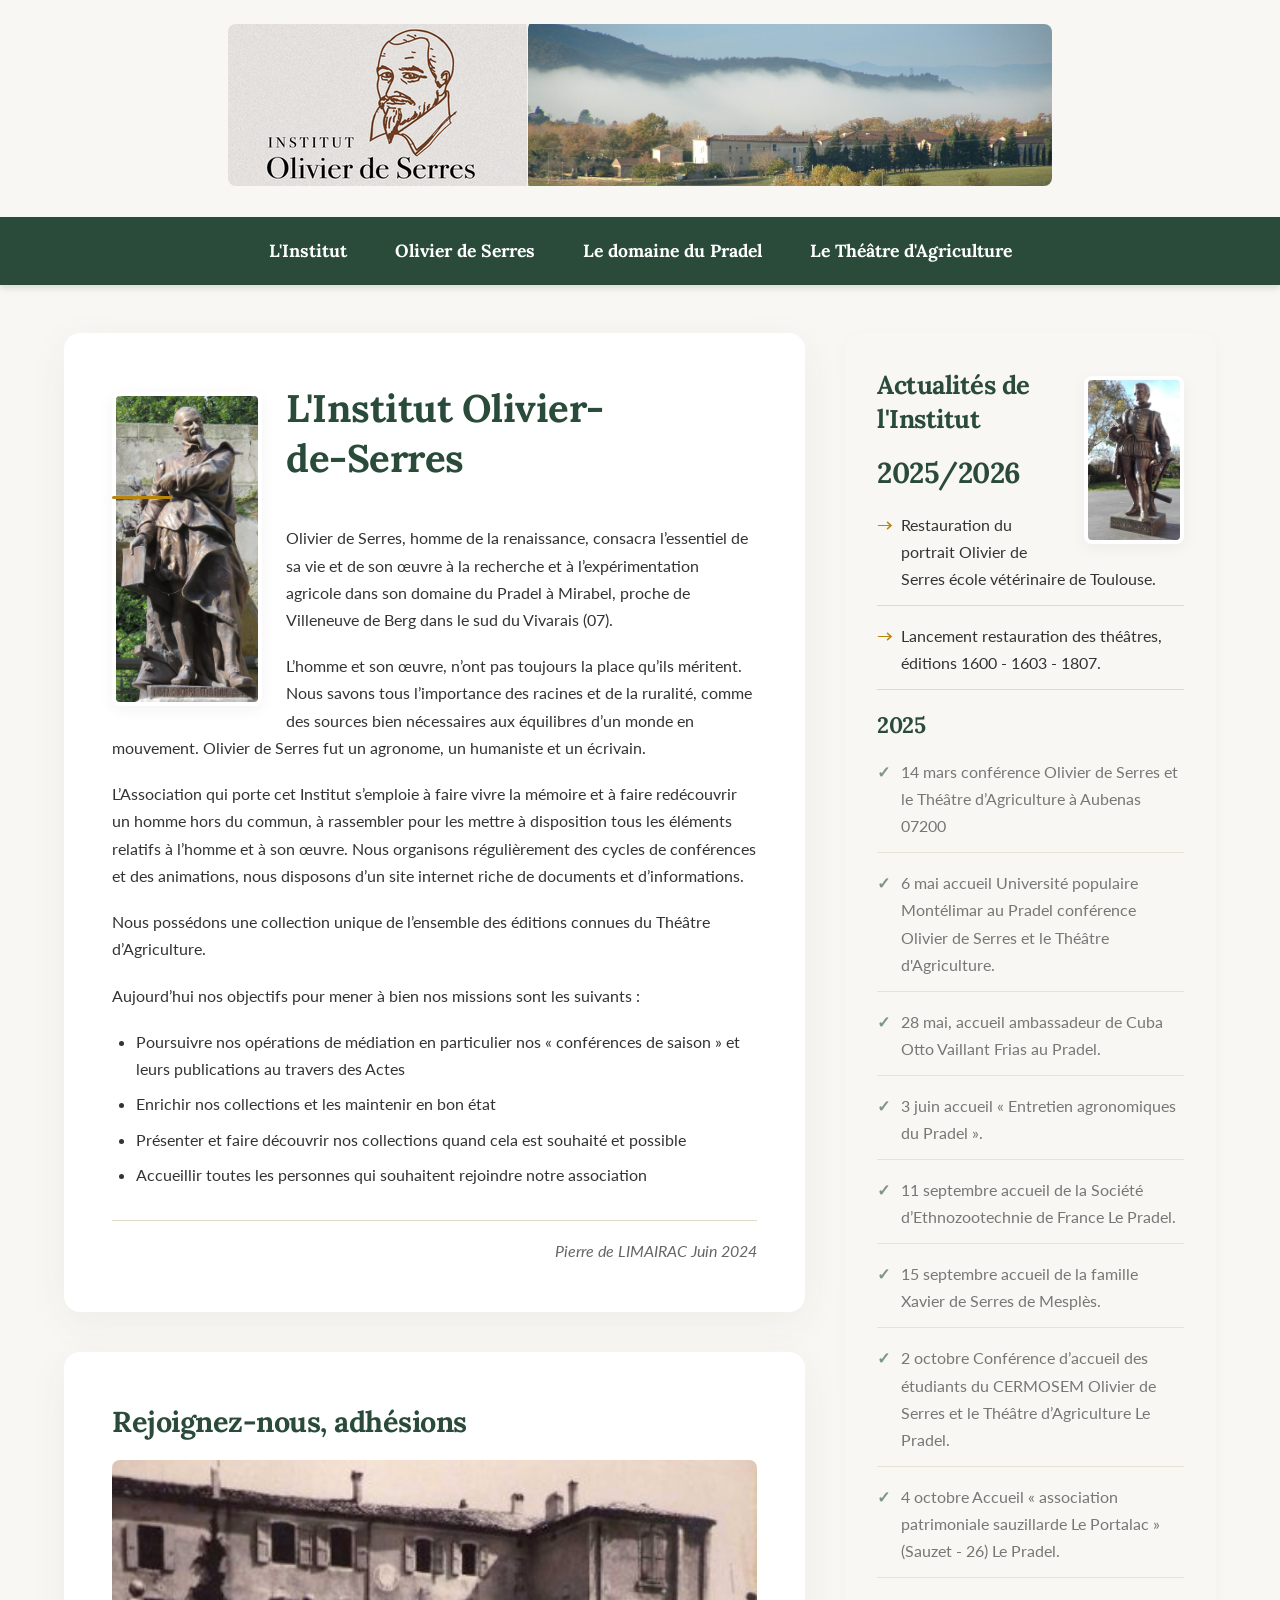
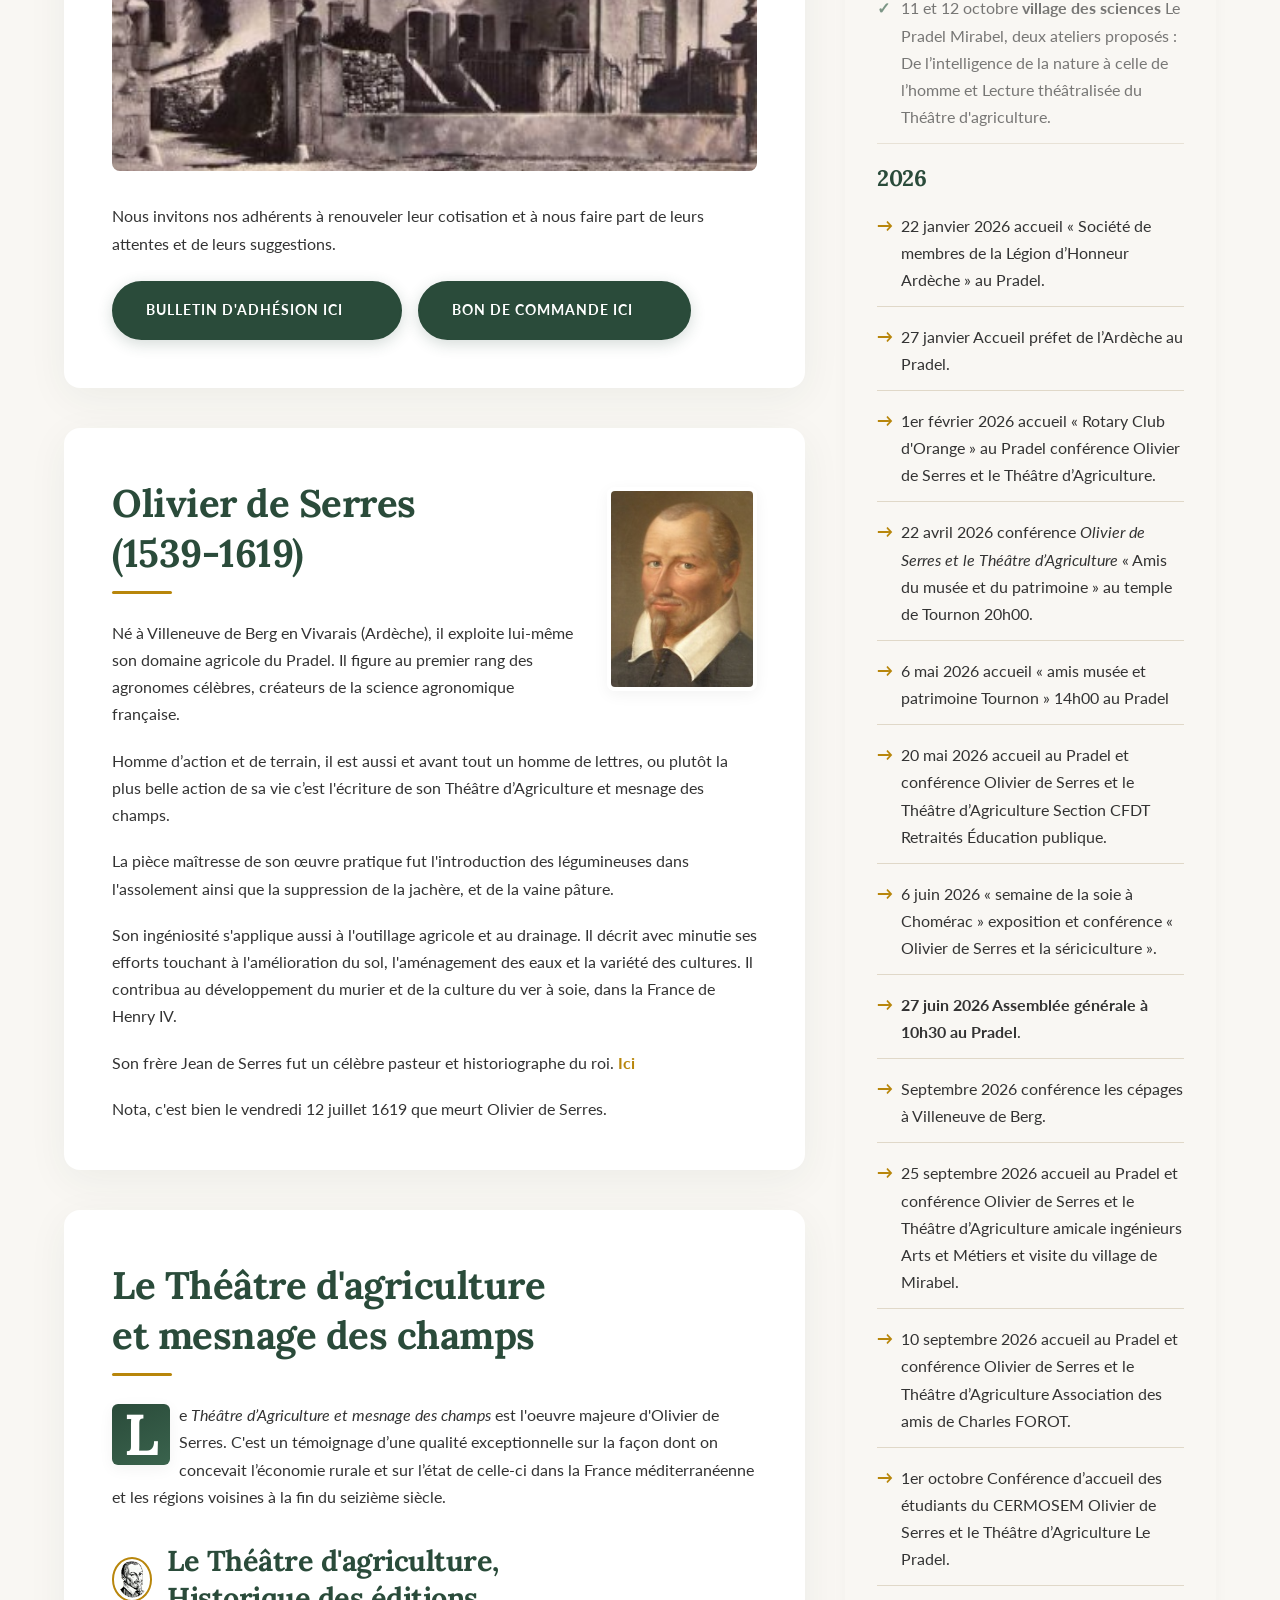
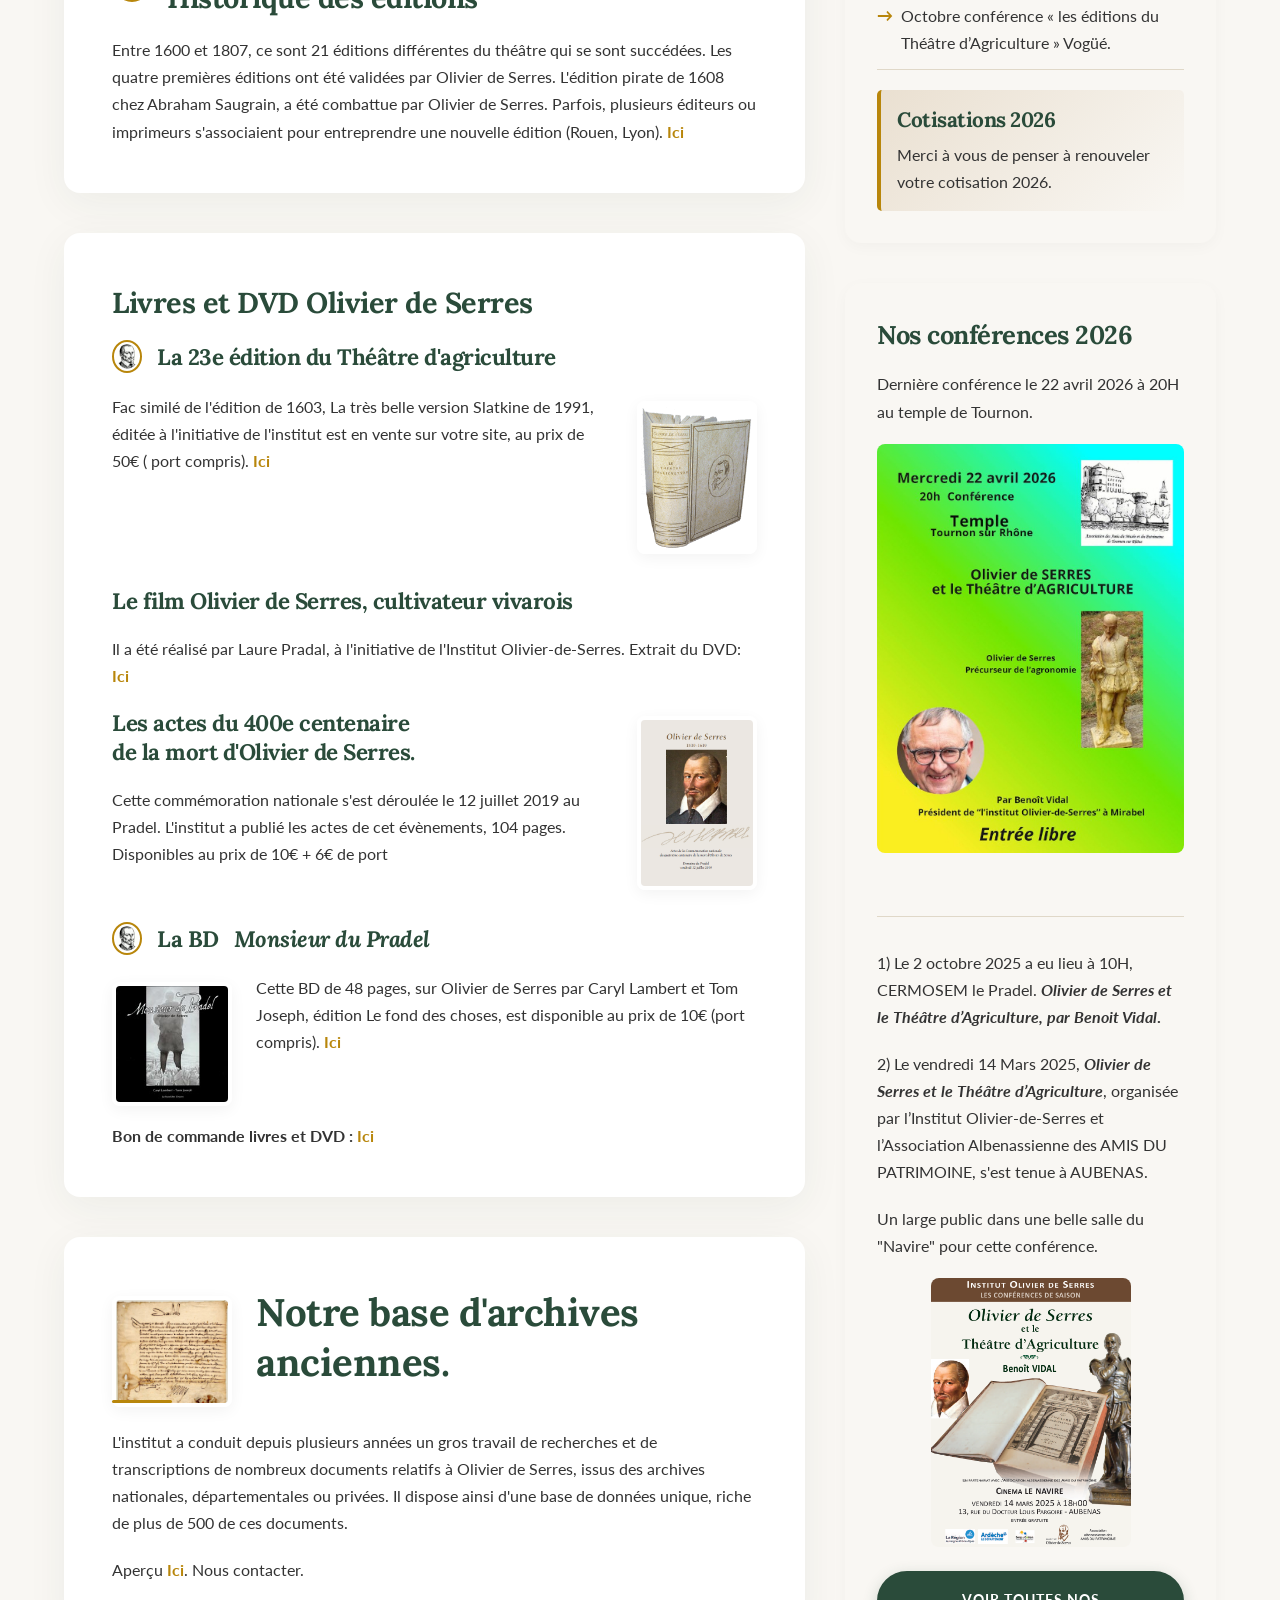
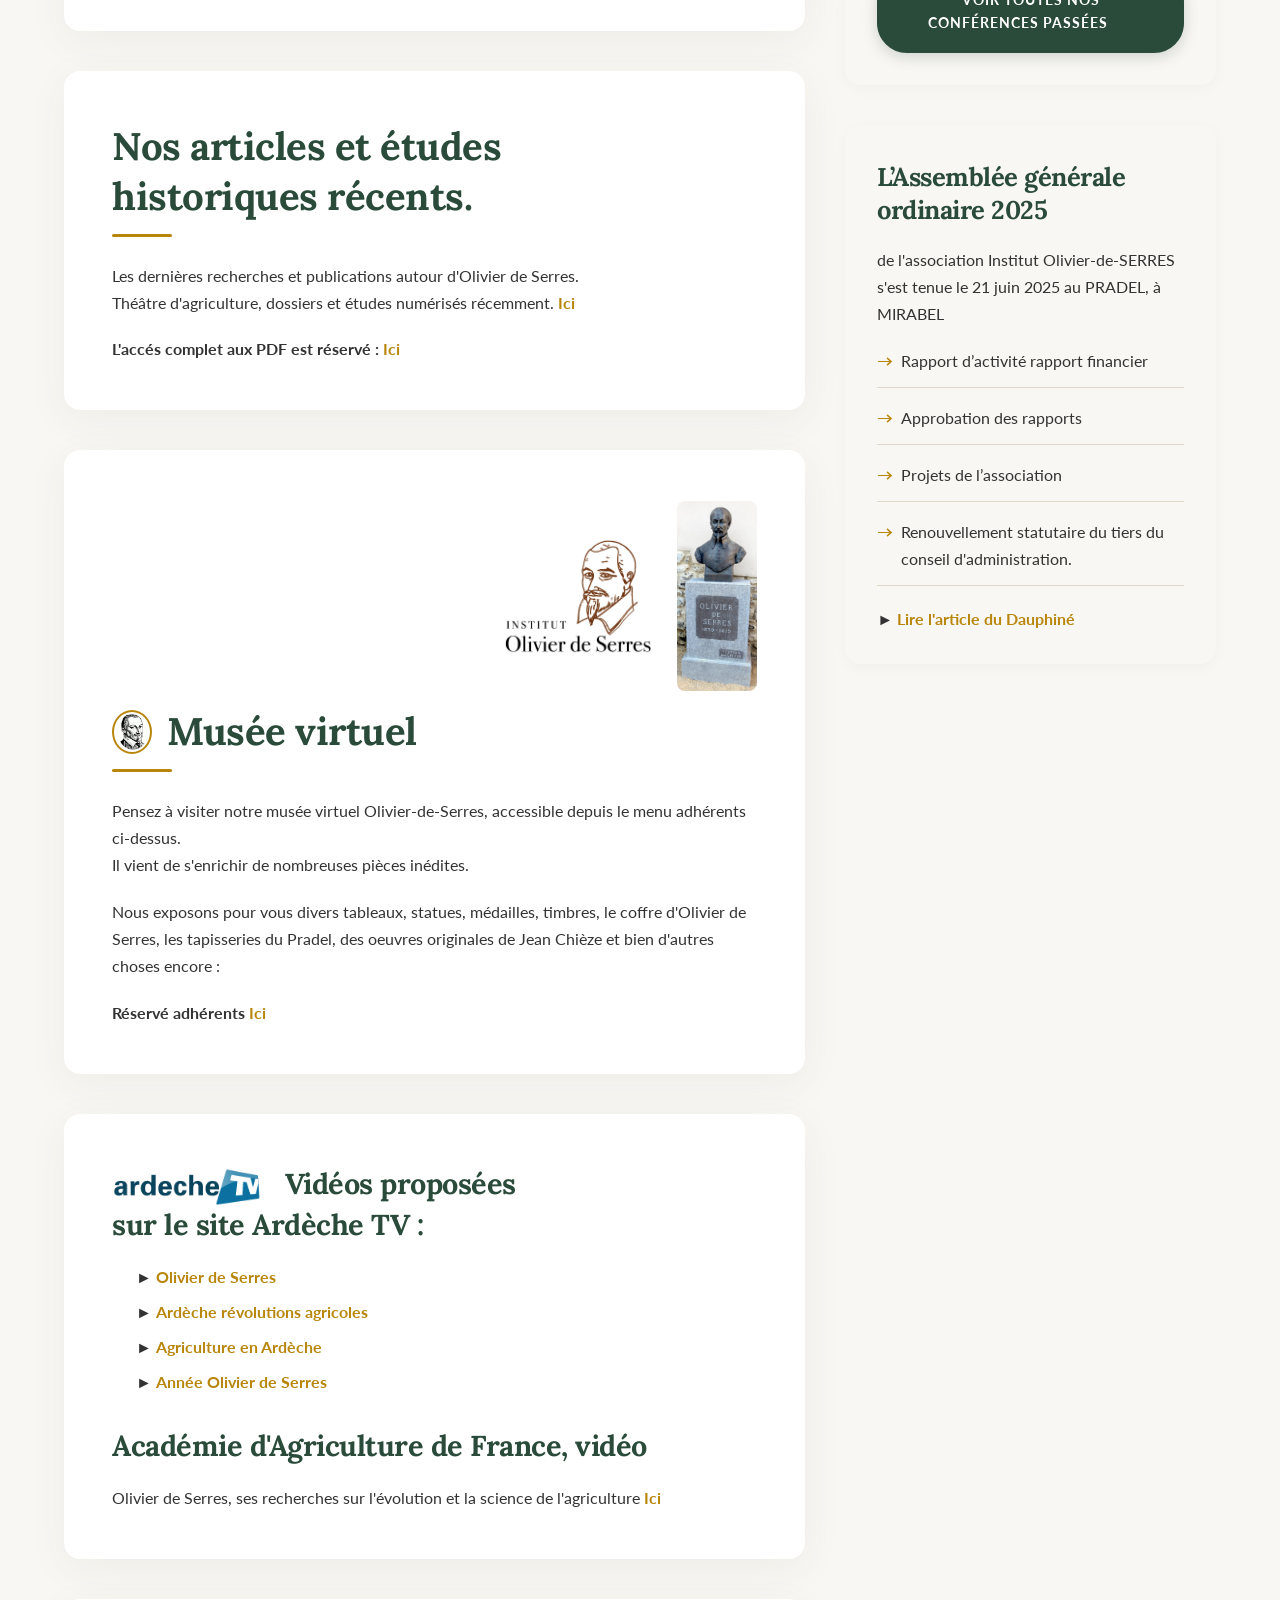
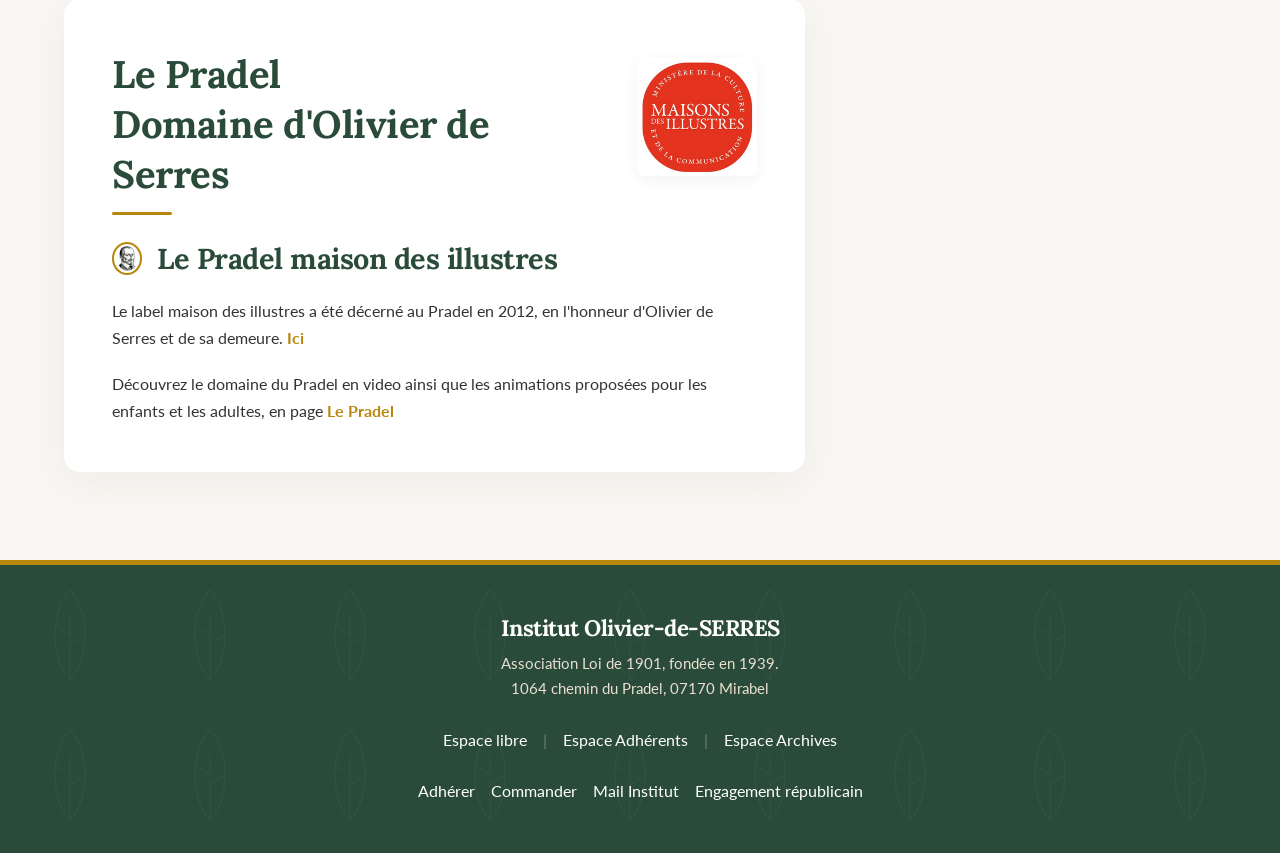
<file: index.html>
<!DOCTYPE html>
<html lang="fr">
<head>
    <meta charset="UTF-8">
    <meta name="viewport" content="width=device-width, initial-scale=1.0">
    <title>Institut Olivier de Serres</title>
    <meta name="Author" content="vidalbernard@orange.fr">
    <meta name="Description" content="Olivier, Serres, biographie, oeuvre, editions, Theatre, Agriculture, Institut, Olivier de Serres.">
    <link rel="shortcut icon" href="https://www.institut-olivier-de-serres.fr/logo/medaillon2.ico">
    
    <!-- Polices Google Fonts -->
    <link rel="preconnect" href="https://fonts.googleapis.com">
    <link rel="preconnect" href="https://fonts.gstatic.com" crossorigin>
    <link href="https://fonts.googleapis.com/css2?family=Lato:wght@400;700&family=Lora:wght@400;700&display=swap" rel="stylesheet">
    
    <link rel="stylesheet" href="Institut Olivier de Serres_files/style.css">
</head>
<body>

    <header class="site-header">
        <div class="container">
            <a href="https://www.institut-olivier-de-serres.fr/index.php">
                <img src="./Institut Olivier de Serres_files/bandeau2.png" alt="Bandeau Institut Olivier de Serres" class="header-banner">
            </a>
        </div>
    </header>

    <nav class="main-nav">
        <div class="container">
            <button class="hamburger" id="hamburger-btn" aria-label="Ouvrir le menu">
                <span></span>
                <span></span>
                <span></span>
            </button>
            
            <ul id="nav-menu">
                <li>
                    <a href="https://www.institut-olivier-de-serres.fr/index.php">L'Institut</a>
                    <ul class="dropdown">
                        <li><a href="https://www.institut-olivier-de-serres.fr/index.php">Actualités Institut</a></li>
                        <li><a href="https://www.institut-olivier-de-serres.fr/Adherents/re1ser2ve4.php">Adhérents</a></li>
                        <li><a href="https://www.institut-olivier-de-serres.fr/base%20mini.php">Nos archives aperçu</a></li>
                        <li><a href="https://www.institut-olivier-de-serres.fr/Etudes_historiques.php">Nos études aperçu</a></li>
                        <li><a href="https://www.institut-olivier-de-serres.fr/Documents/Adhesion.pdf">Adhérer</a></li>
                        <li><a href="https://www.institut-olivier-de-serres.fr/Documents/Bon%20Commande%202021.pdf">Commander</a></li>
                    </ul>
                </li>
                <li>
                    <a href="https://www.institut-olivier-de-serres.fr/Agronome.php">Olivier de Serres</a>
                    <ul class="dropdown">
                        <li><a href="https://www.institut-olivier-de-serres.fr/Agronome.php">L'agronome</a></li>
                        <li><a href="https://www.institut-olivier-de-serres.fr/Ecrivain.php">L'écrivain et le philosophe</a></li>
                        <li><a href="https://www.institut-olivier-de-serres.fr/Ingenieur.php">L'ingénieur</a></li>
                        <li><a href="https://www.institut-olivier-de-serres.fr/jean.php">Jean de Serres</a></li>
                        <li><a href="https://www.institut-olivier-de-serres.fr/genealogie.php">Généalogie des Serres</a></li>
                        <li><a href="https://www.institut-olivier-de-serres.fr/bibliographie.php">Bibliographie</a></li>
                    </ul>
                </li>
                <li>
                    <a href="https://www.institut-olivier-de-serres.fr/pradel.php">Le domaine du Pradel</a>
                     <ul class="dropdown">
                        <li><a href="https://www.institut-olivier-de-serres.fr/pradel.php">Domaine du Pradel</a></li>
                        <li><a href="https://www.institut-olivier-de-serres.fr/irrigation/Gazel.php">Pradel irrigation</a></li>
                        <li><a href="https://www.institut-olivier-de-serres.fr/jardins/jardins.php">Jardins du Pradel</a></li>
                        <li><a href="https://www.institut-olivier-de-serres.fr/villeneuve.php">Villeneuve-de-Berg</a></li>
                    </ul>
                </li>
                <li>
                    <a href="https://www.institut-olivier-de-serres.fr/theatre.php">Le Théâtre d'Agriculture</a>
                    <ul class="dropdown">
                        <li><a href="https://www.institut-olivier-de-serres.fr/theatre.php">Théâtre</a></li>
                        <li><a href="https://www.institut-olivier-de-serres.fr/8lieu.php">Les éditions du théâtre</a></li>
                        <li><a href="https://www.institut-olivier-de-serres.fr/theatre1.php">La 23eme édition</a></li>
                        <li><a href="https://www.institut-olivier-de-serres.fr/Frontispices/Frontispices.php">Frontispices</a></li>
                        <li><a href="https://www.institut-olivier-de-serres.fr/Bois8Lieux.php">8 lieux</a></li>
                    </ul>
                </li>
            </ul>
        </div>
    </nav>

    <main class="container">
        <div class="main-content">
            
            <!-- COLONNE DE GAUCHE : CONTENU PRINCIPAL -->
            <article class="content-column">
                
                <section class="card">
                    <img src="./Institut Olivier de Serres_files/OlivierBailly.png" alt="Statue d'Olivier de Serres à Villeneuve de Berg" class="float-left">
                    <h1>L'Institut Olivier-de-Serres</h1>
                    <p>Olivier de Serres, homme de la renaissance, consacra l’essentiel de sa vie et de son œuvre à la recherche et à l’expérimentation agricole dans son domaine du Pradel à Mirabel, proche de Villeneuve de Berg dans le sud du Vivarais (07).</p>
                    <p>L’homme et son œuvre, n’ont pas toujours la place qu’ils méritent. Nous savons tous l’importance des racines et de la ruralité, comme des sources bien nécessaires aux équilibres d’un monde en mouvement. Olivier de Serres fut un agronome, un humaniste et un écrivain.</p>
                    <p>L’Association qui porte cet Institut s’emploie à faire vivre la mémoire et à faire redécouvrir un homme hors du commun, à rassembler pour les mettre à disposition tous les éléments relatifs à l’homme et à son œuvre. Nous organisons régulièrement des cycles de conférences et des animations, nous disposons d’un site internet riche de documents et d’informations.</p>
                    <p>Nous possédons une collection unique de l’ensemble des éditions connues du Théâtre d’Agriculture.</p>
                    <p>Aujourd’hui nos objectifs pour mener à bien nos missions sont les suivants :</p>
                    <ul>
                        <li>Poursuivre nos opérations de médiation en particulier nos « conférences de saison » et leurs publications au travers des Actes</li>
                        <li>Enrichir nos collections et les maintenir en bon état</li>
                        <li>Présenter et faire découvrir nos collections quand cela est souhaité et possible</li>
                        <li>Accueillir toutes les personnes qui souhaitent rejoindre notre association</li>
                    </ul>
                    <p class="signature">Pierre de LIMAIRAC Juin 2024</p>
                </section>

                <section class="card">
                    <h2>Rejoignez-nous, adhésions</h2>
                    <img src="./Institut Olivier de Serres_files/cour11.jpg" alt="cour" class="full-width-image">
                    <p>Nous invitons nos adhérents à renouveler leur cotisation et à nous faire part de leurs attentes et de leurs suggestions.</p>
                    <div class="button-group">
                        <a href="https://www.institut-olivier-de-serres.fr/Documents/Adhesion.pdf" target="_blank" class="button">Bulletin d'adhésion Ici</a>
                        <a href="https://www.institut-olivier-de-serres.fr/Documents/Bon%20Commande%202021.pdf" class="button">Bon de commande Ici</a>
                    </div>
                </section>

                <section class="card">
                    <img src="./Institut Olivier de Serres_files/olivier.jpg" alt="Olivier de Serres" class="float-right">
                    <h1>Olivier de Serres (1539-1619)</h1>
                    <p>Né à Villeneuve de Berg en Vivarais (Ardèche), il exploite lui-même son domaine agricole du Pradel. Il figure au premier rang des agronomes célèbres, créateurs de la science agronomique française.</p>
                    <p>Homme d’action et de terrain, il est aussi et avant tout un homme de lettres, ou plutôt la plus belle action de sa vie c’est l'écriture de son Théâtre d’Agriculture et mesnage des champs.</p>
                    <p>La pièce maîtresse de son œuvre pratique fut l'introduction des légumineuses dans l'assolement ainsi que la suppression de la jachère, et de la vaine pâture.</p>
                    <p>Son ingéniosité s'applique aussi à l'outillage agricole et au drainage. Il décrit avec minutie ses efforts touchant à l'amélioration du sol, l'aménagement des eaux et la variété des cultures. Il contribua au développement du murier et de la culture du ver à soie, dans la France de Henry IV.</p>
                    <p>Son frère Jean de Serres fut un célèbre pasteur et historiographe du roi. <a href="https://www.institut-olivier-de-serres.fr/jean.php">Ici</a></p>
                    <p>Nota, c'est bien le vendredi 12 juillet 1619 que meurt Olivier de Serres.</p>
                </section>

                <section class="card">
                    <h1>Le Théâtre d'agriculture et mesnage des champs</h1>
                    <p>Le <em>Théâtre d’Agriculture et mesnage des champs</em> est l'oeuvre majeure d'Olivier de Serres. C'est un témoignage d’une qualité exceptionnelle sur la façon dont on concevait l’économie rurale et sur l’état de celle-ci dans la France méditerranéenne et les régions voisines à la fin du seizième siècle.</p>
                    
                    <h2 style="display: flex; align-items: center; gap: 15px; margin-top: 2rem;">
                        <img src="./Institut Olivier de Serres_files/medaillon2.gif" alt="i" style="width: 40px; border-radius: 50%;"> 
                        Le Théâtre d'agriculture,<br>Historique des éditions
                    </h2>
                    <p>Entre 1600 et 1807, ce sont 21 éditions différentes du théâtre qui se sont succédées. Les quatre premières éditions ont été validées par Olivier de Serres. L'édition pirate de 1608 chez Abraham Saugrain, a été combattue par Olivier de Serres. Parfois, plusieurs éditeurs ou imprimeurs s'associaient pour entreprendre une nouvelle édition (Rouen, Lyon). <a href="https://www.institut-olivier-de-serres.fr/8lieu.php">Ici</a></p>
                </section>

                <section class="card">
                    <h2>Livres et DVD Olivier de Serres</h2>
                    
                    <h3 style="display: flex; align-items: center; gap: 15px;">
                        <img src="./Institut Olivier de Serres_files/medaillon2.gif" alt="i" style="width: 30px; border-radius: 50%;"> 
                        La 23e édition du Théâtre d'agriculture
                    </h3>
                    <img src="./Institut Olivier de Serres_files/23_edition.gif" alt="1" class="float-right small-img">
                    <p>Fac similé de l'édition de 1603, La très belle version Slatkine de 1991, éditée à l'initiative de l'institut est en vente sur votre site, au prix de 50€ ( port compris). <a href="https://www.institut-olivier-de-serres.fr/theatre1.php">Ici</a></p>
                    
                    <div style="clear: both; padding-top: 1rem;"></div>

                    <h3>Le film Olivier de Serres, cultivateur vivarois</h3>
                    <p>Il a été réalisé par Laure Pradal, à l'initiative de l'Institut Olivier-de-Serres. Extrait du DVD: <a href="https://www.institut-olivier-de-serres.fr/Film/film.php">Ici</a></p>

                    <img src="./Institut Olivier de Serres_files/Actes400mort.png" alt="Actes 400e" class="float-right small-img">
                    <h3>Les actes du 400e centenaire de la mort d'Olivier de Serres.</h3>
                    <p>Cette commémoration nationale s'est déroulée le 12 juillet 2019 au Pradel. L'institut a publié les actes de cet évènements, 104 pages.<br>Disponibles au prix de 10€ + 6€ de port</p>
                    
                    <div style="clear: both; padding-top: 1rem;"></div>

                    <h3 style="display: flex; align-items: center; gap: 15px;">
                        <img src="./Institut Olivier de Serres_files/medaillon2.gif" alt="i" style="width: 30px; border-radius: 50%;"> 
                        La BD <em>Monsieur du Pradel</em>
                    </h3>
                    <img src="./Institut Olivier de Serres_files/c419b06b4c6579b50ff05adb3b8424f1.jpg" alt="Bande dessinée d'Olivier de Serres" class="float-left small-img">
                    <p>Cette BD de 48 pages, sur Olivier de Serres par Caryl Lambert et Tom Joseph, édition Le fond des choses, est disponible au prix de 10€ (port compris). <a href="https://www.institut-olivier-de-serres.fr/Documents/Bon%20Commande%202021.pdf">Ici</a></p>
                    
                    <div style="clear: both; margin-top: 2rem;"></div>
                    <p><strong>Bon de commande livres et DVD : <a href="https://www.institut-olivier-de-serres.fr/Documents/Bon%20Commande%202021.pdf">Ici</a></strong></p>
                </section>

                <section class="card">
                    <img src="./Institut Olivier de Serres_files/Archive.png" alt="Archives" class="float-left small-img">
                    <h1>Notre base d'archives anciennes.</h1>
                    <p>L'institut a conduit depuis plusieurs années un gros travail de recherches et de transcriptions de nombreux documents relatifs à Olivier de Serres, issus des archives nationales, départementales ou privées. Il dispose ainsi d'une base de données unique, riche de plus de 500 de ces documents.</p>
                    <p>Aperçu <a href="https://www.institut-olivier-de-serres.fr/base%20mini.php">Ici</a>. Nous contacter.</p>
                </section>

                <section class="card">
                    <h1>Nos articles et études historiques récents.</h1>
                    <p>Les dernières recherches et publications autour d'Olivier de Serres.<br>
                    Théâtre d'agriculture, dossiers et études numérisés récemment. <a href="https://www.institut-olivier-de-serres.fr/Etudes_historiques.php">Ici</a></p>
                    <p><strong>L'accés complet aux PDF est réservé : <a href="https://www.institut-olivier-de-serres.fr/Sandre/Documentsarchives.php">Ici</a></strong></p>
                </section>

                <section class="card">
                    <div style="text-align: right; margin-bottom: 1rem;">
                        <img src="./Institut Olivier de Serres_files/Logopetitcouleur.png" alt="logo" style="width: 150px; display: inline-block; vertical-align: middle;">
                        <img src="./Institut Olivier de Serres_files/IMG_0022b.JPG" alt="buste" style="width: 80px; display: inline-block; vertical-align: middle; margin-left: 20px;">
                    </div>
                    <h1 style="display: flex; align-items: center; gap: 15px;">
                        <img src="./Institut Olivier de Serres_files/medaillon2.gif" alt="i" style="width: 40px; border-radius: 50%;"> 
                        Musée virtuel
                    </h1>
                    <p>Pensez à visiter notre musée virtuel Olivier-de-Serres, accessible depuis le menu adhérents ci-dessus.<br>
                    Il vient de s'enrichir de nombreuses pièces inédites.</p>
                    <p>Nous exposons pour vous divers tableaux, statues, médailles, timbres, le coffre d'Olivier de Serres, les tapisseries du Pradel, des oeuvres originales de Jean Chièze et bien d'autres choses encore :</p>
                    <p><strong>Réservé adhérents <a href="https://www.institut-olivier-de-serres.fr/Adherents/re1ser2ve4.php">Ici</a></strong></p>
                </section>

                <section class="card">
                    <h2>
                        <a href="https://www.ardeche-tv.fr/">
                            <img src="./Institut Olivier de Serres_files/ArdecheTV.png" alt="Ardeche TV" style="width: 150px; vertical-align: middle; margin-right: 15px;">
                        </a>
                        Vidéos proposées sur le site Ardèche TV :
                    </h2>
                    <ul style="list-style: none; padding-left: 0;">
                        <li>► <a href="https://www.ardeche-tv.fr/patrimoine/Olivier-de-Serres-Qui-est-il.html">Olivier de Serres</a></li>
                        <li>► <a href="https://www.ardeche-tv.fr/patrimoine/L-Ardeche-et-les-traces-des-revolutions-agricoles.html">Ardèche révolutions agricoles</a></li>
                        <li>► <a href="https://www.ardeche-tv.fr/patrimoine/L-agriculture-en-Ardeche-une-passion.html">Agriculture en Ardèche</a></li>
                        <li>► <a href="https://www.ardeche-tv.fr/patrimoine/2019-l-annee-Olivier-de-Serres.html">Année Olivier de Serres</a></li>
                    </ul>
                    <h2 style="margin-top: 2rem;">Académie d'Agriculture de France, vidéo</h2>
                    <p>Olivier de Serres, ses recherches sur l'évolution et la science de l'agriculture <a href="https://www.youtube.com/watch?v=IMn-WTVsLrg" target="_blank">Ici</a></p>
                </section>

                <section class="card">
                    <a href="https://www.culture.fr/Ressources/Labels/Maisons-des-illustres/Domaine-du-Pradel-Olivier-De-Serres">
                        <img src="./Institut Olivier de Serres_files/Maisons-des-Illustres-nouveau-label-du-ministere-de-la-Culture-et-de-la-Communication.png" alt="logo Maisons des Illustres" class="float-right small-img">
                    </a>
                    <h1>Le Pradel<br>Domaine d'Olivier de Serres</h1>
                    
                    <h2 style="display: flex; align-items: center; gap: 15px;">
                        <img src="./Institut Olivier de Serres_files/medaillon2.gif" alt="i" style="width: 30px; border-radius: 50%;"> 
                        Le Pradel maison des illustres
                    </h2>
                    <p>Le label maison des illustres a été décerné au Pradel en 2012, en l'honneur d'Olivier de Serres et de sa demeure. <a href="https://www.institut-olivier-de-serres.fr/illustres.php">Ici</a></p>
                    <p>Découvrez le domaine du Pradel en video ainsi que les animations proposées pour les enfants et les adultes, en page <a href="https://www.institut-olivier-de-serres.fr/pradel.php">Le Pradel</a></p>
                </section>

            </article>

            <!-- COLONNE DE DROITE : ACTUALITÉS ET SIDEBAR -->
            <aside class="sidebar-column">
                
                <section class="card">
                    <img src="./Institut Olivier de Serres_files/OlivierBernard.png" alt="Statue d'Olivier de Serres" class="float-right small-img" style="max-width: 100px;">
                    <h1 style="font-size: 1.6rem;">Actualités de l'Institut</h1>
                    <h2>2025/2026</h2>
                    <ul>
                        <li>Restauration du portrait Olivier de Serres école vétérinaire de Toulouse.</li>
                        <li>Lancement restauration des théâtres, éditions 1600 - 1603 - 1807.</li>
                    </ul>
                    
                    <h3>2025</h3>
                    <ul>
                        <li>14 mars conférence Olivier de Serres et le Théâtre d’Agriculture à Aubenas 07200</li>
                        <li>6 mai accueil Université populaire Montélimar au Pradel conférence Olivier de Serres et le Théâtre d'Agriculture.</li>
                        <li>28 mai, accueil ambassadeur de Cuba Otto Vaillant Frias au Pradel.</li>
                        <li>3 juin accueil « Entretien agronomiques du Pradel ».</li>
                        <li>11 septembre accueil de la Société d’Ethnozootechnie de France Le Pradel.</li>
                        <li>15 septembre accueil de la famille Xavier de Serres de Mesplès.</li>
                        <li>2 octobre Conférence d’accueil des étudiants du CERMOSEM Olivier de Serres et le Théâtre d’Agriculture Le Pradel.</li>
                        <li>4 octobre Accueil « association patrimoniale sauzillarde Le Portalac » (Sauzet - 26) Le Pradel.</li>
                        <li>11 et 12 octobre <strong>village des sciences</strong> Le Pradel Mirabel, deux ateliers proposés : De l’intelligence de la nature à celle de l’homme et Lecture théâtralisée du Théâtre d'agriculture.</li>
                    </ul>

                    <h3>2026</h3>
                    <ul>
                        <li>22 janvier 2026 accueil « Société de membres de la Légion d’Honneur Ardèche » au Pradel.</li>
                        <li>27 janvier Accueil préfet de l’Ardèche au Pradel.</li>
                        <li>1er février 2026 accueil « Rotary Club d'Orange » au Pradel conférence Olivier de Serres et le Théâtre d’Agriculture.</li>
                        <li>22 avril 2026 conférence <em>Olivier de Serres et le Théâtre d’Agriculture</em> « Amis du musée et du patrimoine » au temple de Tournon 20h00.</li>
                        <li>6 mai 2026 accueil « amis musée et patrimoine Tournon » 14h00 au Pradel</li>
                        <li>20 mai 2026 accueil au Pradel et conférence Olivier de Serres et le Théâtre d’Agriculture Section CFDT Retraités Éducation publique.</li>
                        <li>6 juin 2026 « semaine de la soie à Chomérac » exposition et conférence « Olivier de Serres et la sériciculture ».</li>
                        <li><strong>27 juin 2026 Assemblée générale à 10h30 au Pradel</strong>.</li>
                        <li>Septembre 2026 conférence les cépages à Villeneuve de Berg.</li>
                        <li>25 septembre 2026 accueil au Pradel et conférence Olivier de Serres et le Théâtre d’Agriculture amicale ingénieurs Arts et Métiers et visite du village de Mirabel.</li>
                        <li>10 septembre 2026 accueil au Pradel et conférence Olivier de Serres et le Théâtre d’Agriculture Association des amis de Charles FOROT.</li>
                        <li>1er octobre Conférence d’accueil des étudiants du CERMOSEM Olivier de Serres et le Théâtre d’Agriculture Le Pradel.</li>
                        <li>Octobre conférence « les éditions du Théâtre d’Agriculture » Vogüé.</li>
                    </ul>

                    <div style="background-color: var(--color-secondary); padding: 1rem; border-radius: 5px; margin-top: 1rem;">
                        <h2 style="margin-bottom: 0.5rem; font-size: 1.3rem;">Cotisations 2026</h2>
                        <p style="margin-bottom: 0;">Merci à vous de penser à renouveler votre cotisation 2026.</p>
                    </div>
                </section>
                
                <section class="card">
                    <h1 style="font-size: 1.6rem;">Nos conférences 2026</h1>
                    <p>Dernière conférence le 22 avril 2026 à 20H au temple de Tournon.</p>
                    <img src="./Institut Olivier de Serres_files/conf-amis-du-musee-olivier-de-serrres2.jpg" alt="Affiche Tournon" class="full-width-image">
                    
                    <hr style="border: 0; border-top: 1px solid var(--color-border); margin: 2rem 0;">

                    <p>1) Le 2 octobre 2025 a eu lieu à 10H, CERMOSEM le Pradel. <strong><em>Olivier de Serres et le Théâtre d’Agriculture, par Benoit Vidal</em>.</strong></p>
                    <p>2) Le vendredi 14 Mars 2025, <strong><em>Olivier de Serres et le Théâtre d’Agriculture</em></strong>, organisée par l’Institut Olivier-de-Serres et l’Association Albenassienne des AMIS DU PATRIMOINE, s'est tenue à AUBENAS.</p>
                    <p>Un large public dans une belle salle du "Navire" pour cette conférence.</p>
                    
                    <img src="./Institut Olivier de Serres_files/2025ConferenceBenoitVidal.png" alt="Benoit conférence 2025" class="full-width-image" style="max-width: 200px; display: block; margin: 1rem auto;">
                    
                    <p style="text-align: center; margin-top: 1.5rem;">
                        <strong><a href="https://www.institut-olivier-de-serres.fr/conferences.php" class="button" style="width: 100%; text-align: center;">Voir toutes nos conférences passées</a></strong>
                    </p>
                </section>

                <section class="card">
                    <h1 style="font-size: 1.6rem;">L’Assemblée générale ordinaire 2025</h1>
                    <p>de l'association Institut Olivier-de-SERRES s'est tenue le 21 juin 2025 au PRADEL, à MIRABEL</p>
                    <ul>
                        <li>Rapport d’activité rapport financier</li>
                        <li>Approbation des rapports</li>
                        <li>Projets de l’association</li>
                        <li>Renouvellement statutaire du tiers du conseil d'administration.</li>
                    </ul>
                    <p>► <a href="https://www.institut-olivier-de-serres.fr/images/2025_AG_IOS.jpg" target="_blank">Lire l'article du Dauphiné</a></p>
                </section>

            </aside>

        </div>
    </main>

    <footer class="site-footer">
        <div class="container">
            <h3>Institut Olivier-de-SERRES</h3>
            <p style="margin-bottom: 0;">Association Loi de 1901, fondée en 1939.</p>
            <p>1064 chemin du Pradel, 07170 Mirabel</p>
            
            <div class="footer-links">
                <a href="https://www.institut-olivier-de-serres.fr/index.php">Espace libre</a>
                <span>|</span>
                <a href="https://www.institut-olivier-de-serres.fr/Adherents/re1ser2ve4.php">Espace Adhérents</a>
                <span>|</span>
                <a href="https://www.institut-olivier-de-serres.fr/Sandre/index.php">Espace Archives</a>
            </div>
            
             <div class="footer-actions">
                <a href="https://www.institut-olivier-de-serres.fr/Documents/Adhesion.pdf">Adhérer</a>
                <a href="https://www.institut-olivier-de-serres.fr/Documents/Bon%20Commande%202021.pdf">Commander</a>
                <a href="mailto:institutolivierdeserres@gmail.com">Mail Institut</a>
                <a href="https://www.institut-olivier-de-serres.fr/Documents/Engagement.pdf">Engagement républicain</a>
             </div>
        </div>
    </footer>

    <script>
        document.addEventListener('DOMContentLoaded', function() {
            const hamburgerBtn = document.getElementById('hamburger-btn');
            const navMenu = document.getElementById('nav-menu');
            const parentLinks = document.querySelectorAll('.main-nav > .container > ul > li > a');

            // 1. Ouvrir/Fermer le menu hamburger
            hamburgerBtn.addEventListener('click', function(e) {
                e.stopPropagation();
                hamburgerBtn.classList.toggle('active');
                navMenu.classList.toggle('active');
            });

            // 2. Gérer les sous-menus en version mobile
            parentLinks.forEach(link => {
                link.addEventListener('click', function(e) {
                    // Vérifie si on est sur mobile
                    if (window.innerWidth <= 768) {
                        const dropdown = this.nextElementSibling;
                        
                        // S'il y a un sous-menu sous ce lien
                        if (dropdown && dropdown.classList.contains('dropdown')) {
                            e.preventDefault(); // Empêche la navigation immédiate
                            e.stopPropagation(); // Empêche le clic de se propager ailleurs

                            // Ferme les autres sous-menus ouverts
                            document.querySelectorAll('.dropdown').forEach(drop => {
                                if(drop !== dropdown) drop.classList.remove('open');
                            });
                            document.querySelectorAll('.main-nav > .container > ul > li > a').forEach(l => {
                                if(l !== this) l.classList.remove('submenu-open');
                            });

                            // Alterne l'affichage du sous-menu cliqué
                            dropdown.classList.toggle('open');
                            this.classList.toggle('submenu-open');
                        }
                    }
                });
            });

            // Fermer le menu si on clique complètement en dehors
            document.addEventListener('click', function() {
                if (window.innerWidth <= 768) {
                    hamburgerBtn.classList.remove('active');
                    navMenu.classList.remove('active');
                    document.querySelectorAll('.dropdown').forEach(drop => drop.classList.remove('open'));
                    document.querySelectorAll('.submenu-open').forEach(l => l.classList.remove('submenu-open'));
                }
            });
        });

        // --- SCRIPT OPTION 1 : ACCORDÉON MOBILE ---
            if (window.innerWidth <= 768) {
                const cards = document.querySelectorAll('.card');
                
                cards.forEach((card, index) => {
                    // On laisse la toute première carte ouverte par défaut
                    if (index === 0) return;

                    // Cherche le titre principal de la carte
                    const titleEl = card.querySelector('h1, h2, h3');
                    let titleText = titleEl ? titleEl.innerText : "En savoir plus";

                    // On "nettoie" le texte si nécessaire (enlève les "i" des médaillons)
                    if (titleText.length > 50) titleText = titleText.substring(0, 50) + "...";

                    // 1. On crée une div qui va contenir tout le texte original
                    const contentWrapper = document.createElement('div');
                    contentWrapper.className = 'card-content-wrapper';
                    while(card.firstChild) { 
                        contentWrapper.appendChild(card.firstChild); 
                    }

                    // 2. On crée la barre cliquable
                    const headerBar = document.createElement('div');
                    headerBar.className = 'card-title-bar';
                    headerBar.innerHTML = `<span>${titleText}</span><span class="toggle-icon">+</span>`;

                    // 3. On remet le tout dans la carte
                    card.appendChild(headerBar);
                    card.appendChild(contentWrapper);
                    card.classList.add('accordion-mode');

                    // 4. L'action du clic
                    headerBar.addEventListener('click', () => {
                        // Ferme toutes les autres cartes (optionnel, supprimez ces 3 lignes si vous voulez permettre d'en ouvrir plusieurs)
                        document.querySelectorAll('.card.accordion-mode').forEach(c => {
                            if(c !== card) c.classList.remove('open');
                        });
                        
                        // Ouvre/ferme la carte cliquée
                        card.classList.toggle('open');
                        
                        // Fait défiler légèrement l'écran vers la carte ouverte
                        if (card.classList.contains('open')) {
                            setTimeout(() => {
                                card.scrollIntoView({ behavior: 'smooth', block: 'start' });
                            }, 50);
                        }
                    });
                });
            }
    </script>
</body>
</html>
</file>
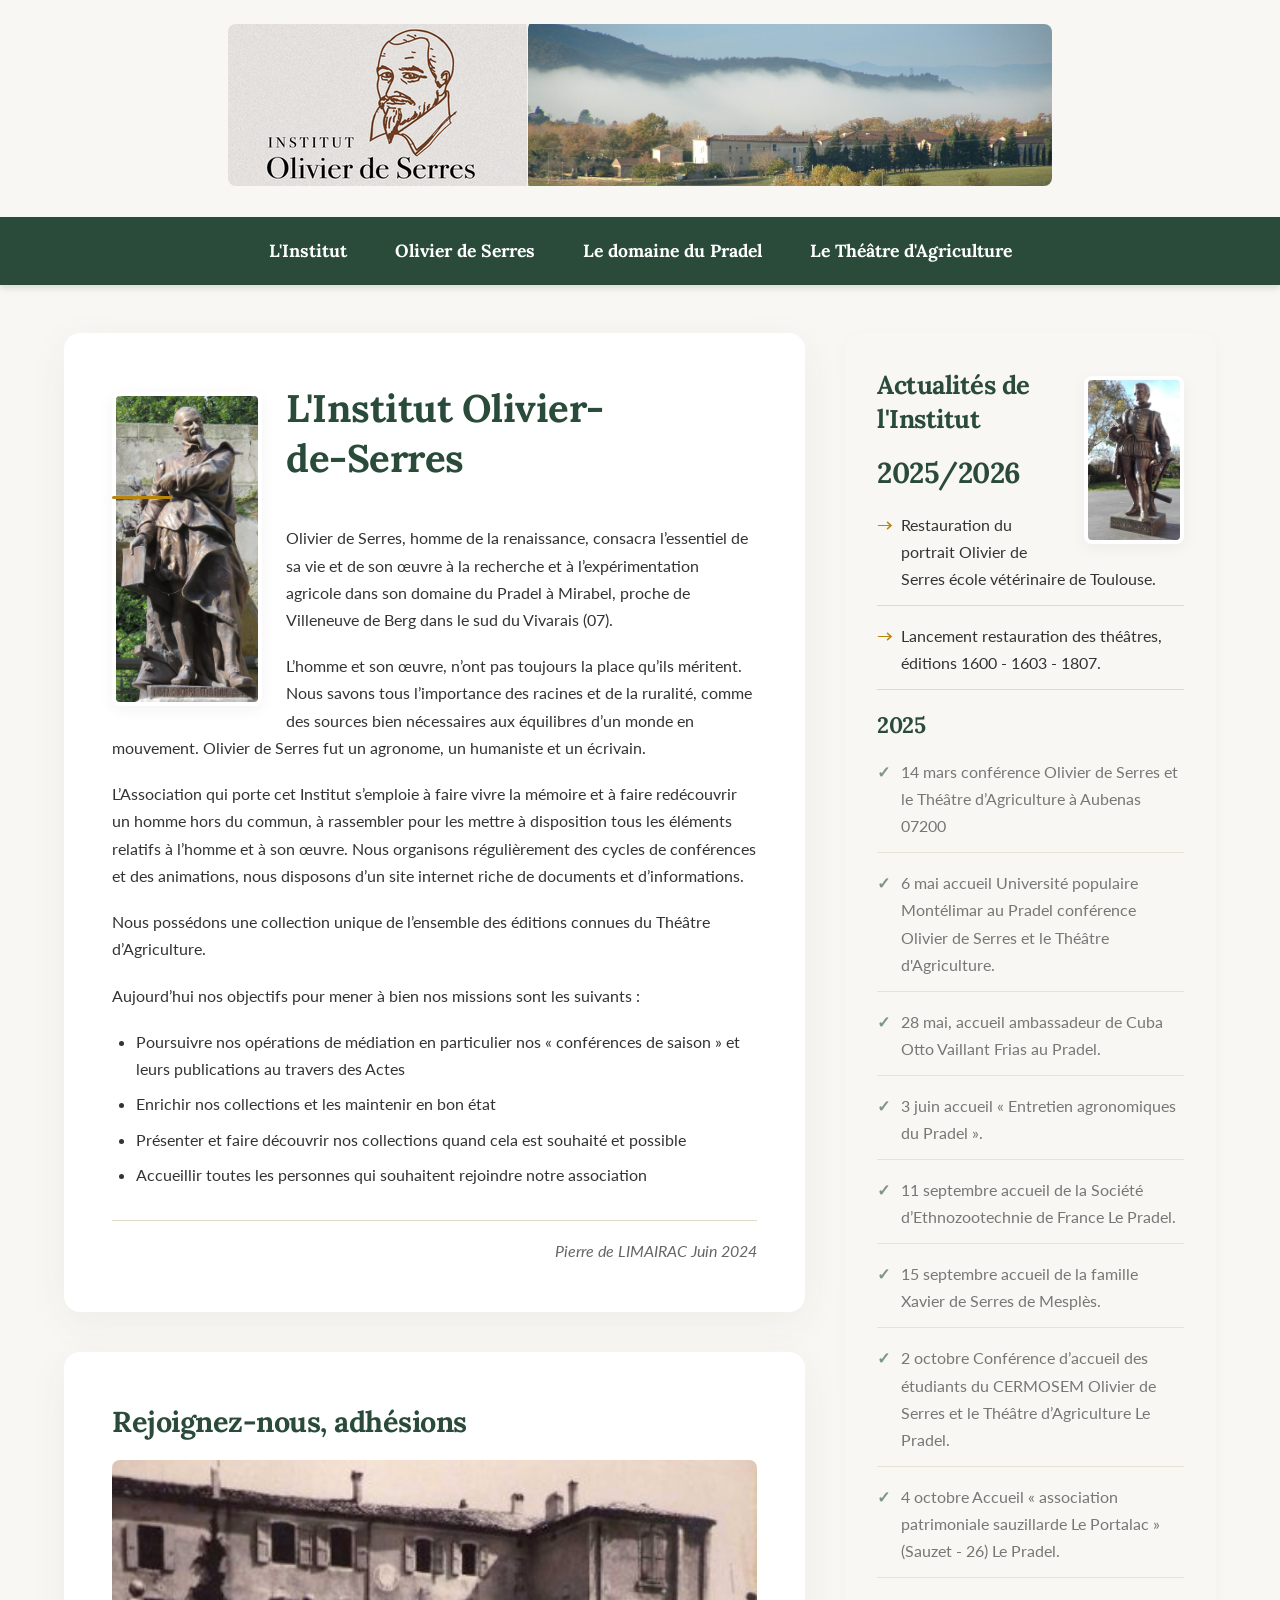
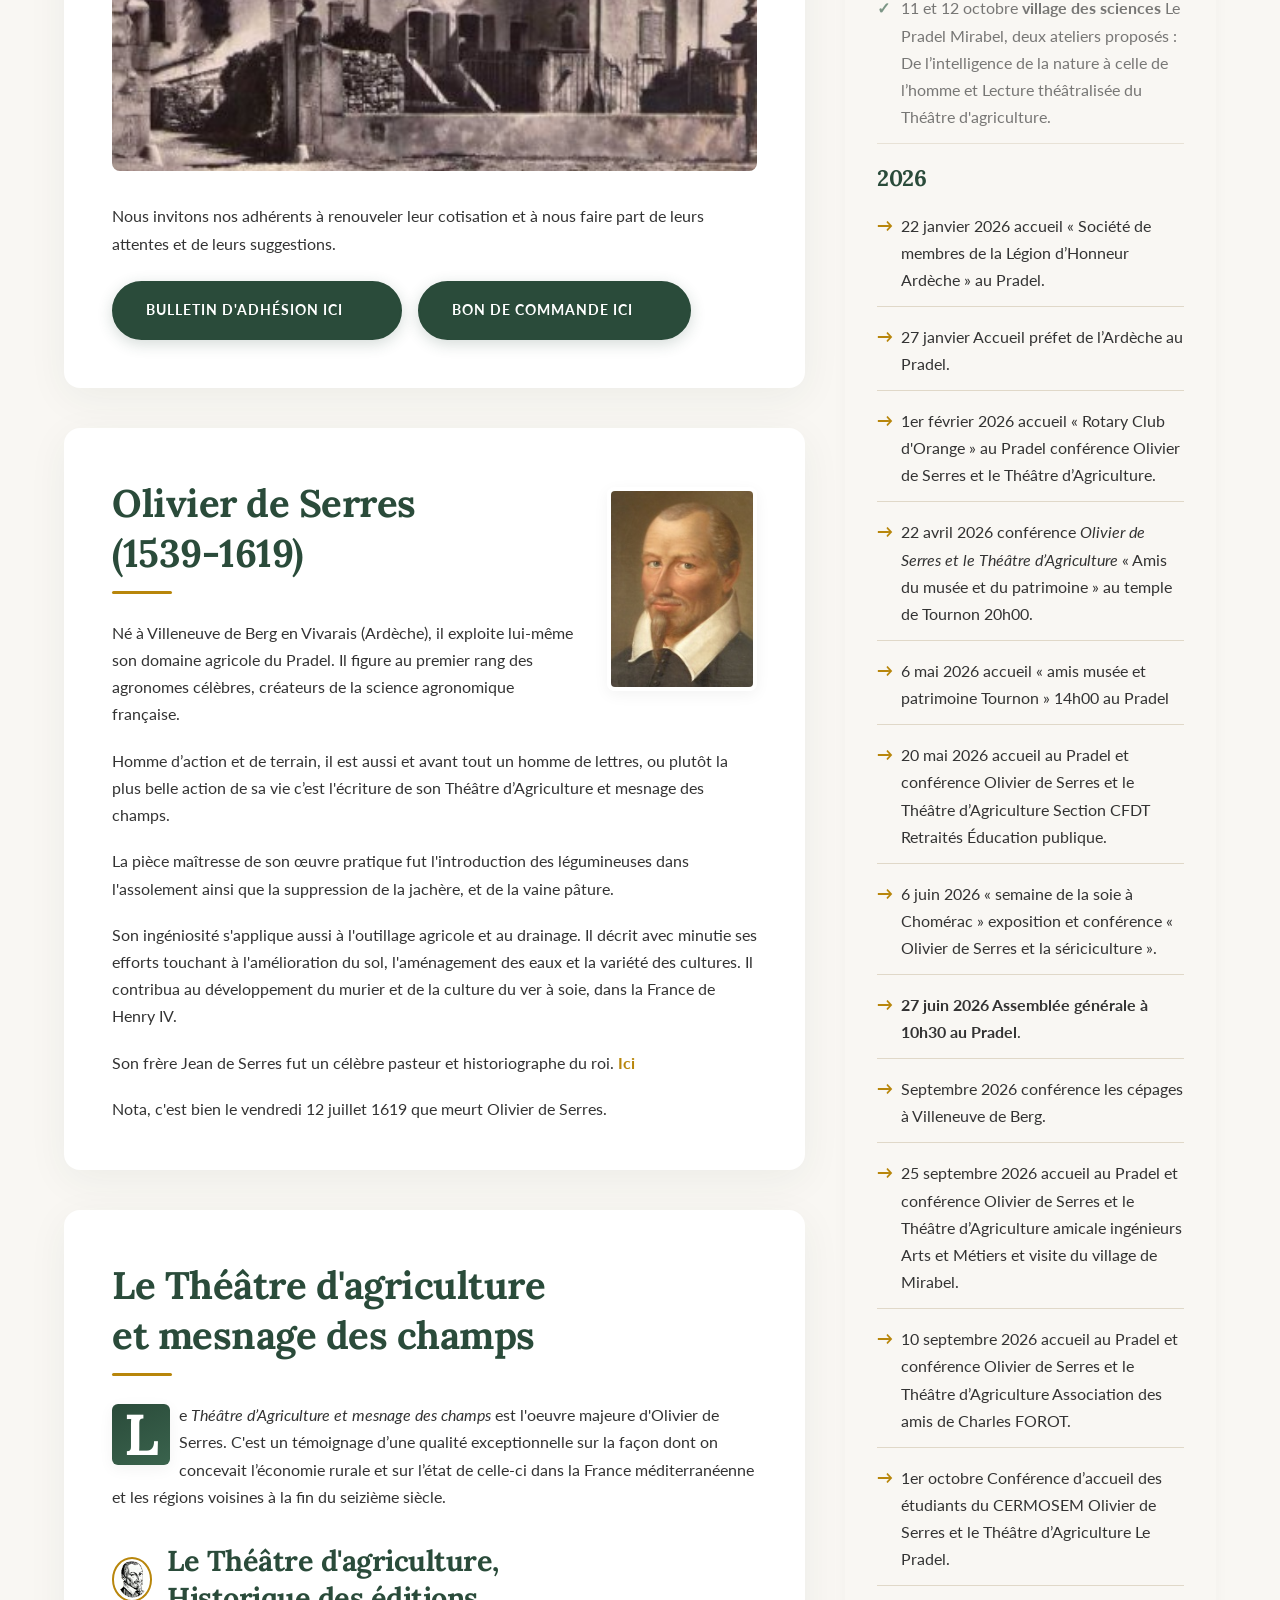
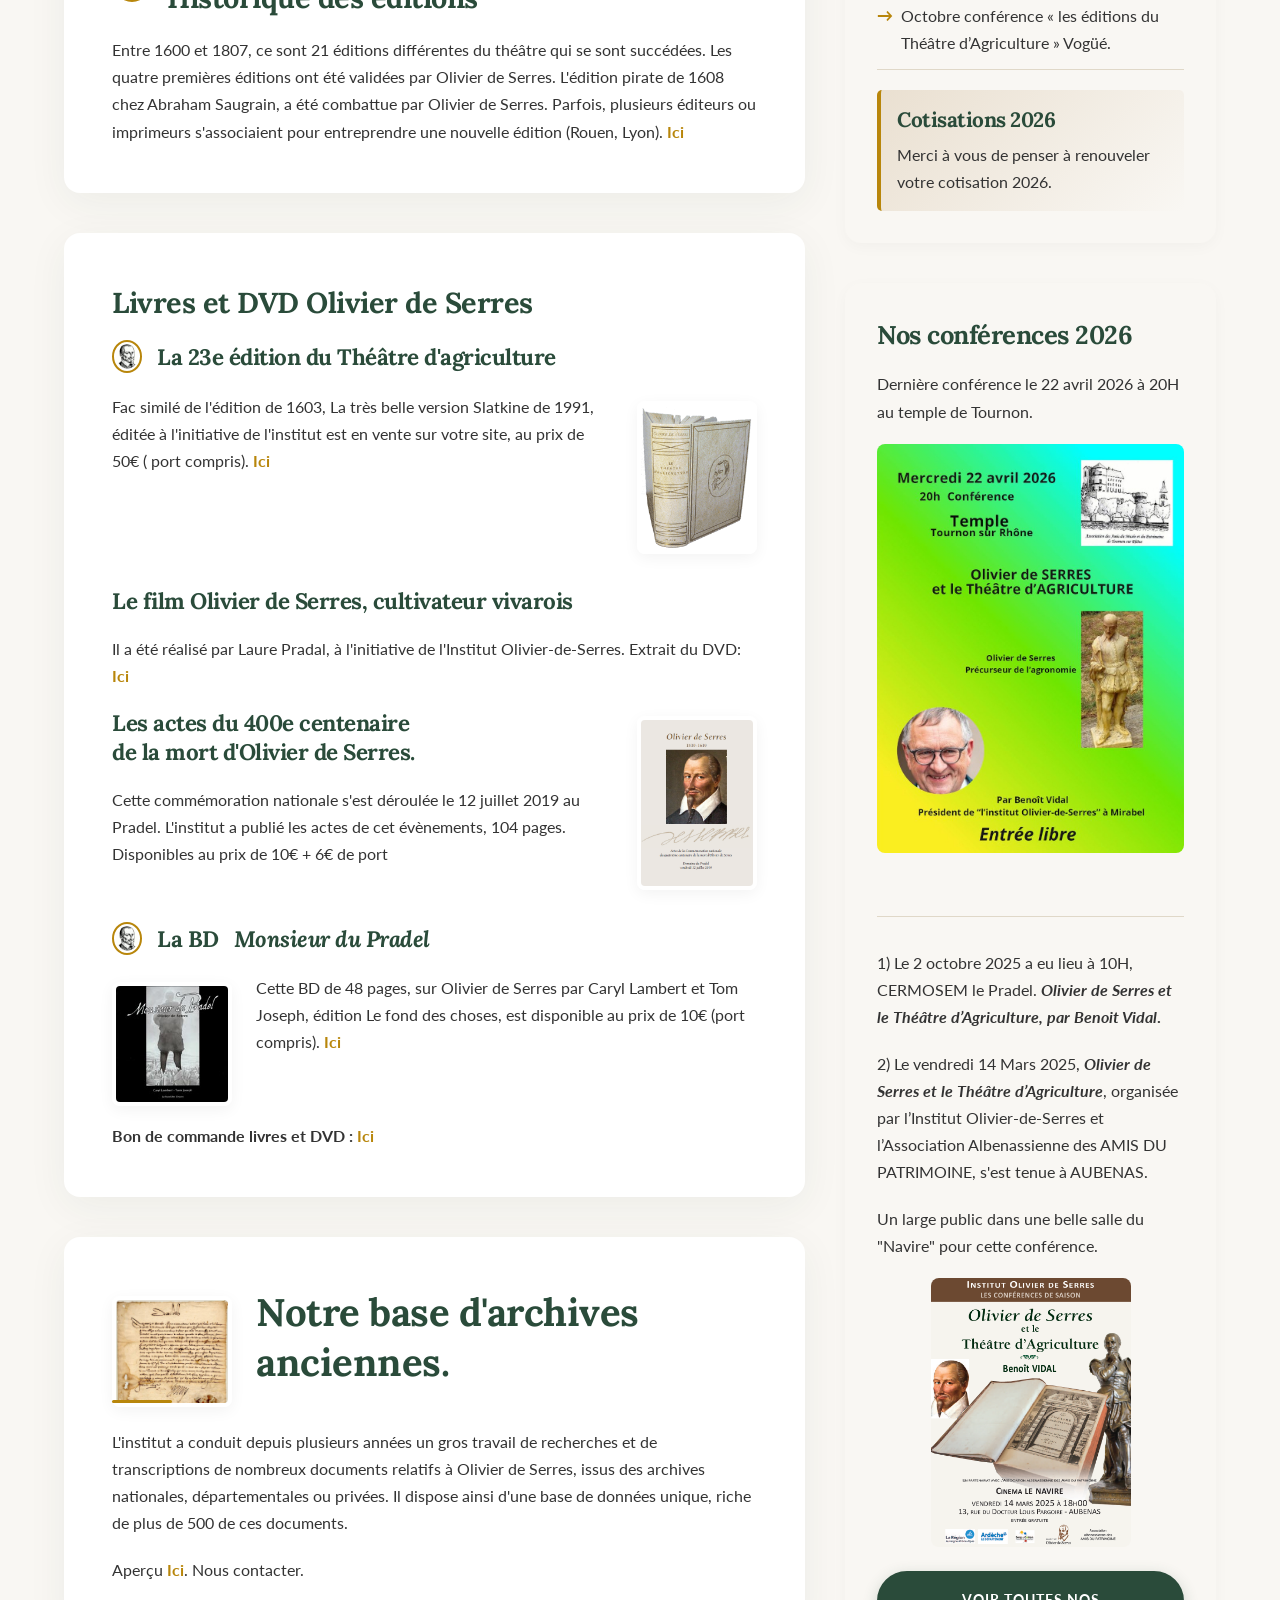
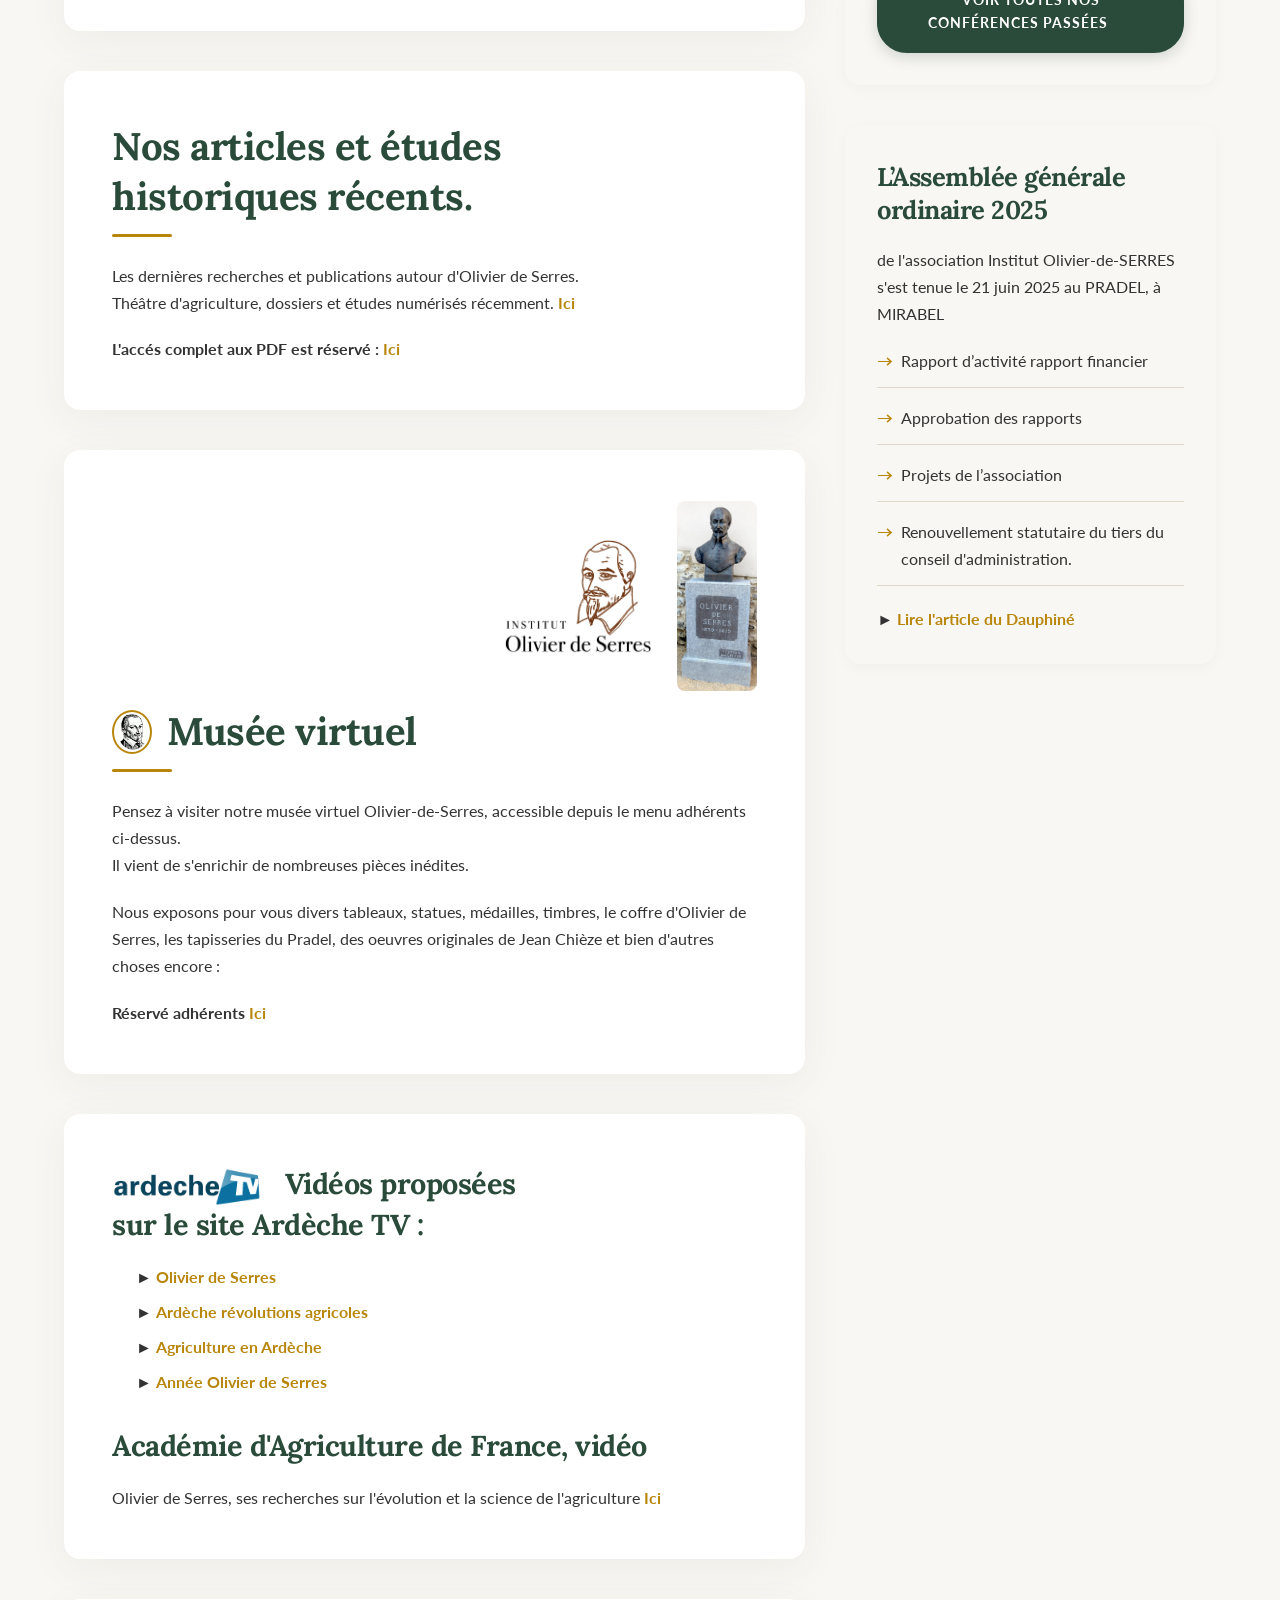
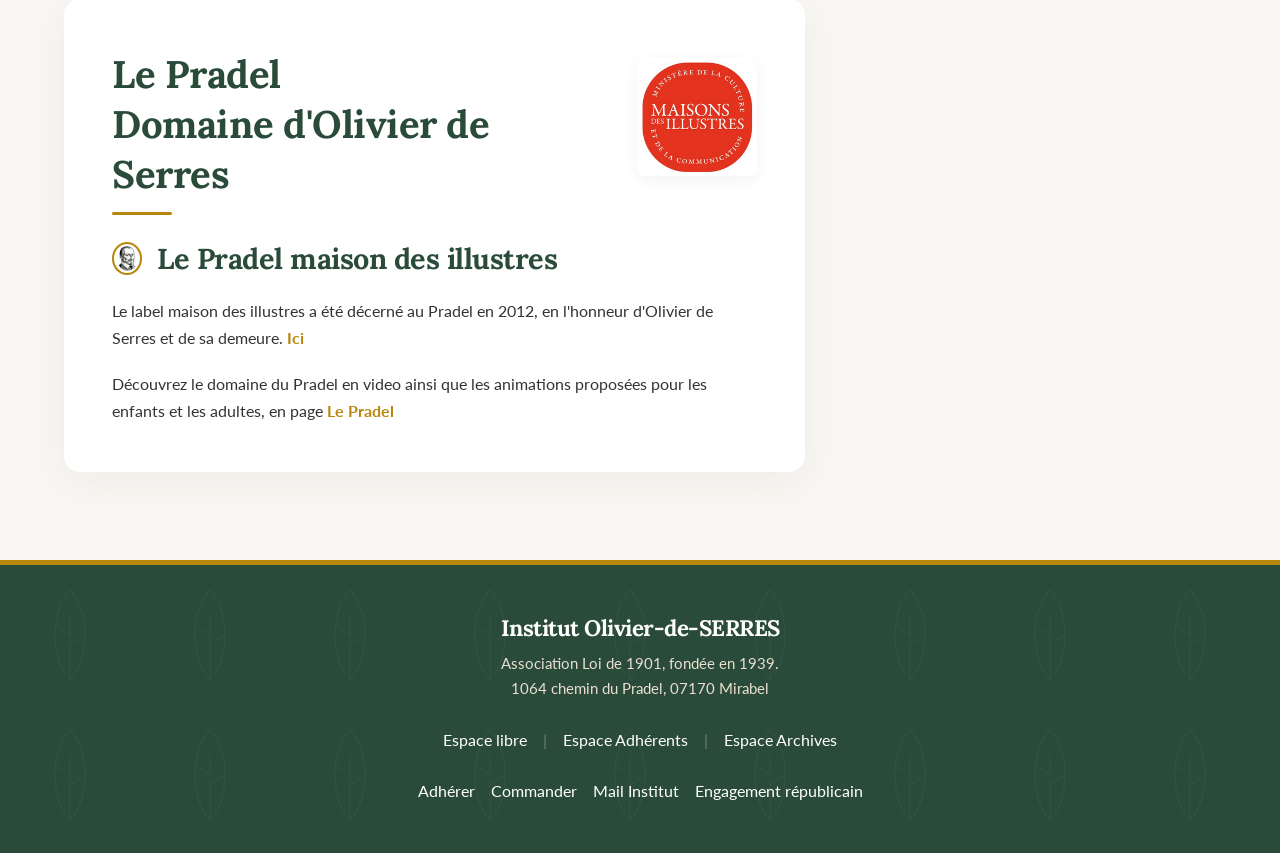
<file: Institut Olivier de Serres.html>
<!DOCTYPE html>
<html lang="fr">
<head>
    <meta charset="UTF-8">
    <meta name="viewport" content="width=device-width, initial-scale=1.0">
    <title>Institut Olivier de Serres</title>
    <meta name="Author" content="vidalbernard@orange.fr">
    <meta name="Description" content="Olivier, Serres, biographie, oeuvre, editions, Theatre, Agriculture, Institut, Olivier de Serres.">
    <link rel="shortcut icon" href="https://www.institut-olivier-de-serres.fr/logo/medaillon2.ico">
    
    <!-- Polices Google Fonts -->
    <link rel="preconnect" href="https://fonts.googleapis.com">
    <link rel="preconnect" href="https://fonts.gstatic.com" crossorigin>
    <link href="https://fonts.googleapis.com/css2?family=Lato:wght@400;700&family=Lora:wght@400;700&display=swap" rel="stylesheet">
    
    <link rel="stylesheet" href="Institut Olivier de Serres_files/style.css">
</head>
<body>

    <header class="site-header">
        <div class="container">
            <a href="https://www.institut-olivier-de-serres.fr/index.php">
                <img src="./Institut Olivier de Serres_files/bandeau2.png" alt="Bandeau Institut Olivier de Serres" class="header-banner">
            </a>
        </div>
    </header>

    <nav class="main-nav">
        <div class="container">
            <ul>
                <li>
                    <a href="https://www.institut-olivier-de-serres.fr/index.php">L'Institut</a>
                    <ul class="dropdown">
                        <li><a href="https://www.institut-olivier-de-serres.fr/index.php">Actualités Institut</a></li>
                        <li><a href="https://www.institut-olivier-de-serres.fr/Adherents/re1ser2ve4.php">Adhérents</a></li>
                        <li><a href="https://www.institut-olivier-de-serres.fr/base%20mini.php">Nos archives aperçu</a></li>
                        <li><a href="https://www.institut-olivier-de-serres.fr/Etudes_historiques.php">Nos études aperçu</a></li>
                        <li><a href="https://www.institut-olivier-de-serres.fr/Documents/Adhesion.pdf">Adhérer</a></li>
                        <li><a href="https://www.institut-olivier-de-serres.fr/Documents/Bon%20Commande%202021.pdf">Commander</a></li>
                    </ul>
                </li>
                <li>
                    <a href="https://www.institut-olivier-de-serres.fr/Agronome.php">Olivier de Serres</a>
                    <ul class="dropdown">
                        <li><a href="https://www.institut-olivier-de-serres.fr/Agronome.php">L'agronome</a></li>
                        <li><a href="https://www.institut-olivier-de-serres.fr/Ecrivain.php">L'écrivain et le philosophe</a></li>
                        <li><a href="https://www.institut-olivier-de-serres.fr/Ingenieur.php">L'ingénieur</a></li>
                        <li><a href="https://www.institut-olivier-de-serres.fr/jean.php">Jean de Serres</a></li>
                        <li><a href="https://www.institut-olivier-de-serres.fr/genealogie.php">Généalogie des Serres</a></li>
                        <li><a href="https://www.institut-olivier-de-serres.fr/bibliographie.php">Bibliographie</a></li>
                    </ul>
                </li>
                <li>
                    <a href="https://www.institut-olivier-de-serres.fr/pradel.php">Le domaine du Pradel</a>
                     <ul class="dropdown">
                        <li><a href="https://www.institut-olivier-de-serres.fr/pradel.php">Domaine du Pradel</a></li>
                        <li><a href="https://www.institut-olivier-de-serres.fr/irrigation/Gazel.php">Pradel irrigation</a></li>
                        <li><a href="https://www.institut-olivier-de-serres.fr/jardins/jardins.php">Jardins du Pradel</a></li>
                        <li><a href="https://www.institut-olivier-de-serres.fr/villeneuve.php">Villeneuve-de-Berg</a></li>
                    </ul>
                </li>
                <li>
                    <a href="https://www.institut-olivier-de-serres.fr/theatre.php">Le Théâtre d'Agriculture</a>
                    <ul class="dropdown">
                        <li><a href="https://www.institut-olivier-de-serres.fr/theatre.php">Théâtre</a></li>
                        <li><a href="https://www.institut-olivier-de-serres.fr/8lieu.php">Les éditions du théâtre</a></li>
                        <li><a href="https://www.institut-olivier-de-serres.fr/theatre1.php">La 23eme édition</a></li>
                        <li><a href="https://www.institut-olivier-de-serres.fr/Frontispices/Frontispices.php">Frontispices</a></li>
                        <li><a href="https://www.institut-olivier-de-serres.fr/Bois8Lieux.php">8 lieux</a></li>
                    </ul>
                </li>
            </ul>
        </div>
    </nav>

    <main class="container">
        <div class="main-content">
            
            <!-- COLONNE DE GAUCHE : CONTENU PRINCIPAL -->
            <article class="content-column">
                
                <section class="card">
                    <img src="./Institut Olivier de Serres_files/OlivierBailly.png" alt="Statue d'Olivier de Serres à Villeneuve de Berg" class="float-left">
                    <h1>L'Institut Olivier-de-Serres</h1>
                    <p>Olivier de Serres, homme de la renaissance, consacra l’essentiel de sa vie et de son œuvre à la recherche et à l’expérimentation agricole dans son domaine du Pradel à Mirabel, proche de Villeneuve de Berg dans le sud du Vivarais (07).</p>
                    <p>L’homme et son œuvre, n’ont pas toujours la place qu’ils méritent. Nous savons tous l’importance des racines et de la ruralité, comme des sources bien nécessaires aux équilibres d’un monde en mouvement. Olivier de Serres fut un agronome, un humaniste et un écrivain.</p>
                    <p>L’Association qui porte cet Institut s’emploie à faire vivre la mémoire et à faire redécouvrir un homme hors du commun, à rassembler pour les mettre à disposition tous les éléments relatifs à l’homme et à son œuvre. Nous organisons régulièrement des cycles de conférences et des animations, nous disposons d’un site internet riche de documents et d’informations.</p>
                    <p>Nous possédons une collection unique de l’ensemble des éditions connues du Théâtre d’Agriculture.</p>
                    <p>Aujourd’hui nos objectifs pour mener à bien nos missions sont les suivants :</p>
                    <ul>
                        <li>Poursuivre nos opérations de médiation en particulier nos « conférences de saison » et leurs publications au travers des Actes</li>
                        <li>Enrichir nos collections et les maintenir en bon état</li>
                        <li>Présenter et faire découvrir nos collections quand cela est souhaité et possible</li>
                        <li>Accueillir toutes les personnes qui souhaitent rejoindre notre association</li>
                    </ul>
                    <p class="signature">Pierre de LIMAIRAC Juin 2024</p>
                </section>

                <section class="card">
                    <h2>Rejoignez-nous, adhésions</h2>
                    <img src="./Institut Olivier de Serres_files/cour11.jpg" alt="cour" class="full-width-image">
                    <p>Nous invitons nos adhérents à renouveler leur cotisation et à nous faire part de leurs attentes et de leurs suggestions.</p>
                    <div class="button-group">
                        <a href="https://www.institut-olivier-de-serres.fr/Documents/Adhesion.pdf" target="_blank" class="button">Bulletin d'adhésion Ici</a>
                        <a href="https://www.institut-olivier-de-serres.fr/Documents/Bon%20Commande%202021.pdf" class="button">Bon de commande Ici</a>
                    </div>
                </section>

                <section class="card">
                    <img src="./Institut Olivier de Serres_files/olivier.jpg" alt="Olivier de Serres" class="float-right">
                    <h1>Olivier de Serres (1539-1619)</h1>
                    <p>Né à Villeneuve de Berg en Vivarais (Ardèche), il exploite lui-même son domaine agricole du Pradel. Il figure au premier rang des agronomes célèbres, créateurs de la science agronomique française.</p>
                    <p>Homme d’action et de terrain, il est aussi et avant tout un homme de lettres, ou plutôt la plus belle action de sa vie c’est l'écriture de son Théâtre d’Agriculture et mesnage des champs.</p>
                    <p>La pièce maîtresse de son œuvre pratique fut l'introduction des légumineuses dans l'assolement ainsi que la suppression de la jachère, et de la vaine pâture.</p>
                    <p>Son ingéniosité s'applique aussi à l'outillage agricole et au drainage. Il décrit avec minutie ses efforts touchant à l'amélioration du sol, l'aménagement des eaux et la variété des cultures. Il contribua au développement du murier et de la culture du ver à soie, dans la France de Henry IV.</p>
                    <p>Son frère Jean de Serres fut un célèbre pasteur et historiographe du roi. <a href="https://www.institut-olivier-de-serres.fr/jean.php">Ici</a></p>
                    <p>Nota, c'est bien le vendredi 12 juillet 1619 que meurt Olivier de Serres.</p>
                </section>

                <section class="card">
                    <h1>Le Théâtre d'agriculture et mesnage des champs</h1>
                    <p>Le <em>Théâtre d’Agriculture et mesnage des champs</em> est l'oeuvre majeure d'Olivier de Serres. C'est un témoignage d’une qualité exceptionnelle sur la façon dont on concevait l’économie rurale et sur l’état de celle-ci dans la France méditerranéenne et les régions voisines à la fin du seizième siècle.</p>
                    
                    <h2 style="display: flex; align-items: center; gap: 15px; margin-top: 2rem;">
                        <img src="./Institut Olivier de Serres_files/medaillon2.gif" alt="i" style="width: 40px; border-radius: 50%;"> 
                        Le Théâtre d'agriculture,<br>Historique des éditions
                    </h2>
                    <p>Entre 1600 et 1807, ce sont 21 éditions différentes du théâtre qui se sont succédées. Les quatre premières éditions ont été validées par Olivier de Serres. L'édition pirate de 1608 chez Abraham Saugrain, a été combattue par Olivier de Serres. Parfois, plusieurs éditeurs ou imprimeurs s'associaient pour entreprendre une nouvelle édition (Rouen, Lyon). <a href="https://www.institut-olivier-de-serres.fr/8lieu.php">Ici</a></p>
                </section>

                <section class="card">
                    <h2>Livres et DVD Olivier de Serres</h2>
                    
                    <h3 style="display: flex; align-items: center; gap: 15px;">
                        <img src="./Institut Olivier de Serres_files/medaillon2.gif" alt="i" style="width: 30px; border-radius: 50%;"> 
                        La 23e édition du Théâtre d'agriculture
                    </h3>
                    <img src="./Institut Olivier de Serres_files/23_edition.gif" alt="1" class="float-right small-img">
                    <p>Fac similé de l'édition de 1603, La très belle version Slatkine de 1991, éditée à l'initiative de l'institut est en vente sur votre site, au prix de 50€ ( port compris). <a href="https://www.institut-olivier-de-serres.fr/theatre1.php">Ici</a></p>
                    
                    <div style="clear: both; padding-top: 1rem;"></div>

                    <h3>Le film Olivier de Serres, cultivateur vivarois</h3>
                    <p>Il a été réalisé par Laure Pradal, à l'initiative de l'Institut Olivier-de-Serres. Extrait du DVD: <a href="https://www.institut-olivier-de-serres.fr/Film/film.php">Ici</a></p>

                    <img src="./Institut Olivier de Serres_files/Actes400mort.png" alt="Actes 400e" class="float-right small-img">
                    <h3>Les actes du 400e centenaire de la mort d'Olivier de Serres.</h3>
                    <p>Cette commémoration nationale s'est déroulée le 12 juillet 2019 au Pradel. L'institut a publié les actes de cet évènements, 104 pages.<br>Disponibles au prix de 10€ + 6€ de port</p>
                    
                    <div style="clear: both; padding-top: 1rem;"></div>

                    <h3 style="display: flex; align-items: center; gap: 15px;">
                        <img src="./Institut Olivier de Serres_files/medaillon2.gif" alt="i" style="width: 30px; border-radius: 50%;"> 
                        La BD <em>Monsieur du Pradel</em>
                    </h3>
                    <img src="./Institut Olivier de Serres_files/c419b06b4c6579b50ff05adb3b8424f1.jpg" alt="Bande dessinée d'Olivier de Serres" class="float-left small-img">
                    <p>Cette BD de 48 pages, sur Olivier de Serres par Caryl Lambert et Tom Joseph, édition Le fond des choses, est disponible au prix de 10€ (port compris). <a href="https://www.institut-olivier-de-serres.fr/Documents/Bon%20Commande%202021.pdf">Ici</a></p>
                    
                    <div style="clear: both; margin-top: 2rem;"></div>
                    <p><strong>Bon de commande livres et DVD : <a href="https://www.institut-olivier-de-serres.fr/Documents/Bon%20Commande%202021.pdf">Ici</a></strong></p>
                </section>

                <section class="card">
                    <img src="./Institut Olivier de Serres_files/Archive.png" alt="Archives" class="float-left small-img">
                    <h1>Notre base d'archives anciennes.</h1>
                    <p>L'institut a conduit depuis plusieurs années un gros travail de recherches et de transcriptions de nombreux documents relatifs à Olivier de Serres, issus des archives nationales, départementales ou privées. Il dispose ainsi d'une base de données unique, riche de plus de 500 de ces documents.</p>
                    <p>Aperçu <a href="https://www.institut-olivier-de-serres.fr/base%20mini.php">Ici</a>. Nous contacter.</p>
                </section>

                <section class="card">
                    <h1>Nos articles et études historiques récents.</h1>
                    <p>Les dernières recherches et publications autour d'Olivier de Serres.<br>
                    Théâtre d'agriculture, dossiers et études numérisés récemment. <a href="https://www.institut-olivier-de-serres.fr/Etudes_historiques.php">Ici</a></p>
                    <p><strong>L'accés complet aux PDF est réservé : <a href="https://www.institut-olivier-de-serres.fr/Sandre/Documentsarchives.php">Ici</a></strong></p>
                </section>

                <section class="card">
                    <div style="text-align: right; margin-bottom: 1rem;">
                        <img src="./Institut Olivier de Serres_files/Logopetitcouleur.png" alt="logo" style="width: 150px; display: inline-block; vertical-align: middle;">
                        <img src="./Institut Olivier de Serres_files/IMG_0022b.JPG" alt="buste" style="width: 80px; display: inline-block; vertical-align: middle; margin-left: 20px;">
                    </div>
                    <h1 style="display: flex; align-items: center; gap: 15px;">
                        <img src="./Institut Olivier de Serres_files/medaillon2.gif" alt="i" style="width: 40px; border-radius: 50%;"> 
                        Musée virtuel
                    </h1>
                    <p>Pensez à visiter notre musée virtuel Olivier-de-Serres, accessible depuis le menu adhérents ci-dessus.<br>
                    Il vient de s'enrichir de nombreuses pièces inédites.</p>
                    <p>Nous exposons pour vous divers tableaux, statues, médailles, timbres, le coffre d'Olivier de Serres, les tapisseries du Pradel, des oeuvres originales de Jean Chièze et bien d'autres choses encore :</p>
                    <p><strong>Réservé adhérents <a href="https://www.institut-olivier-de-serres.fr/Adherents/re1ser2ve4.php">Ici</a></strong></p>
                </section>

                <section class="card">
                    <h2>
                        <a href="https://www.ardeche-tv.fr/">
                            <img src="./Institut Olivier de Serres_files/ArdecheTV.png" alt="Ardeche TV" style="width: 150px; vertical-align: middle; margin-right: 15px;">
                        </a>
                        Vidéos proposées sur le site Ardèche TV :
                    </h2>
                    <ul style="list-style: none; padding-left: 0;">
                        <li>► <a href="https://www.ardeche-tv.fr/patrimoine/Olivier-de-Serres-Qui-est-il.html">Olivier de Serres</a></li>
                        <li>► <a href="https://www.ardeche-tv.fr/patrimoine/L-Ardeche-et-les-traces-des-revolutions-agricoles.html">Ardèche révolutions agricoles</a></li>
                        <li>► <a href="https://www.ardeche-tv.fr/patrimoine/L-agriculture-en-Ardeche-une-passion.html">Agriculture en Ardèche</a></li>
                        <li>► <a href="https://www.ardeche-tv.fr/patrimoine/2019-l-annee-Olivier-de-Serres.html">Année Olivier de Serres</a></li>
                    </ul>
                    <h2 style="margin-top: 2rem;">Académie d'Agriculture de France, vidéo</h2>
                    <p>Olivier de Serres, ses recherches sur l'évolution et la science de l'agriculture <a href="https://www.youtube.com/watch?v=IMn-WTVsLrg" target="_blank">Ici</a></p>
                </section>

                <section class="card">
                    <a href="https://www.culture.fr/Ressources/Labels/Maisons-des-illustres/Domaine-du-Pradel-Olivier-De-Serres">
                        <img src="./Institut Olivier de Serres_files/Maisons-des-Illustres-nouveau-label-du-ministere-de-la-Culture-et-de-la-Communication.png" alt="logo Maisons des Illustres" class="float-right small-img">
                    </a>
                    <h1>Le Pradel<br>Domaine d'Olivier de Serres</h1>
                    
                    <h2 style="display: flex; align-items: center; gap: 15px;">
                        <img src="./Institut Olivier de Serres_files/medaillon2.gif" alt="i" style="width: 30px; border-radius: 50%;"> 
                        Le Pradel maison des illustres
                    </h2>
                    <p>Le label maison des illustres a été décerné au Pradel en 2012, en l'honneur d'Olivier de Serres et de sa demeure. <a href="https://www.institut-olivier-de-serres.fr/illustres.php">Ici</a></p>
                    <p>Découvrez le domaine du Pradel en video ainsi que les animations proposées pour les enfants et les adultes, en page <a href="https://www.institut-olivier-de-serres.fr/pradel.php">Le Pradel</a></p>
                </section>

            </article>

            <!-- COLONNE DE DROITE : ACTUALITÉS ET SIDEBAR -->
            <aside class="sidebar-column">
                
                <section class="card">
                    <img src="./Institut Olivier de Serres_files/OlivierBernard.png" alt="Statue d'Olivier de Serres" class="float-right small-img" style="max-width: 100px;">
                    <h1 style="font-size: 1.6rem;">Actualités de l'Institut</h1>
                    <h2>2025/2026</h2>
                    <ul>
                        <li>Restauration du portrait Olivier de Serres école vétérinaire de Toulouse.</li>
                        <li>Lancement restauration des théâtres, éditions 1600 - 1603 - 1807.</li>
                    </ul>
                    
                    <h3>2025</h3>
                    <ul>
                        <li>14 mars conférence Olivier de Serres et le Théâtre d’Agriculture à Aubenas 07200</li>
                        <li>6 mai accueil Université populaire Montélimar au Pradel conférence Olivier de Serres et le Théâtre d'Agriculture.</li>
                        <li>28 mai, accueil ambassadeur de Cuba Otto Vaillant Frias au Pradel.</li>
                        <li>3 juin accueil « Entretien agronomiques du Pradel ».</li>
                        <li>11 septembre accueil de la Société d’Ethnozootechnie de France Le Pradel.</li>
                        <li>15 septembre accueil de la famille Xavier de Serres de Mesplès.</li>
                        <li>2 octobre Conférence d’accueil des étudiants du CERMOSEM Olivier de Serres et le Théâtre d’Agriculture Le Pradel.</li>
                        <li>4 octobre Accueil « association patrimoniale sauzillarde Le Portalac » (Sauzet - 26) Le Pradel.</li>
                        <li>11 et 12 octobre <strong>village des sciences</strong> Le Pradel Mirabel, deux ateliers proposés : De l’intelligence de la nature à celle de l’homme et Lecture théâtralisée du Théâtre d'agriculture.</li>
                    </ul>

                    <h3>2026</h3>
                    <ul>
                        <li>22 janvier 2026 accueil « Société de membres de la Légion d’Honneur Ardèche » au Pradel.</li>
                        <li>27 janvier Accueil préfet de l’Ardèche au Pradel.</li>
                        <li>1er février 2026 accueil « Rotary Club d'Orange » au Pradel conférence Olivier de Serres et le Théâtre d’Agriculture.</li>
                        <li>22 avril 2026 conférence <em>Olivier de Serres et le Théâtre d’Agriculture</em> « Amis du musée et du patrimoine » au temple de Tournon 20h00.</li>
                        <li>6 mai 2026 accueil « amis musée et patrimoine Tournon » 14h00 au Pradel</li>
                        <li>20 mai 2026 accueil au Pradel et conférence Olivier de Serres et le Théâtre d’Agriculture Section CFDT Retraités Éducation publique.</li>
                        <li>6 juin 2026 « semaine de la soie à Chomérac » exposition et conférence « Olivier de Serres et la sériciculture ».</li>
                        <li><strong>27 juin 2026 Assemblée générale à 10h30 au Pradel</strong>.</li>
                        <li>Septembre 2026 conférence les cépages à Villeneuve de Berg.</li>
                        <li>25 septembre 2026 accueil au Pradel et conférence Olivier de Serres et le Théâtre d’Agriculture amicale ingénieurs Arts et Métiers et visite du village de Mirabel.</li>
                        <li>10 septembre 2026 accueil au Pradel et conférence Olivier de Serres et le Théâtre d’Agriculture Association des amis de Charles FOROT.</li>
                        <li>1er octobre Conférence d’accueil des étudiants du CERMOSEM Olivier de Serres et le Théâtre d’Agriculture Le Pradel.</li>
                        <li>Octobre conférence « les éditions du Théâtre d’Agriculture » Vogüé.</li>
                    </ul>

                    <div style="background-color: var(--color-secondary); padding: 1rem; border-radius: 5px; margin-top: 1rem;">
                        <h2 style="margin-bottom: 0.5rem; font-size: 1.3rem;">Cotisations 2026</h2>
                        <p style="margin-bottom: 0;">Merci à vous de penser à renouveler votre cotisation 2026.</p>
                    </div>
                </section>
                
                <section class="card">
                    <h1 style="font-size: 1.6rem;">Nos conférences 2026</h1>
                    <p>Dernière conférence le 22 avril 2026 à 20H au temple de Tournon.</p>
                    <img src="./Institut Olivier de Serres_files/conf-amis-du-musee-olivier-de-serrres2.jpg" alt="Affiche Tournon" class="full-width-image">
                    
                    <hr style="border: 0; border-top: 1px solid var(--color-border); margin: 2rem 0;">

                    <p>1) Le 2 octobre 2025 a eu lieu à 10H, CERMOSEM le Pradel. <strong><em>Olivier de Serres et le Théâtre d’Agriculture, par Benoit Vidal</em>.</strong></p>
                    <p>2) Le vendredi 14 Mars 2025, <strong><em>Olivier de Serres et le Théâtre d’Agriculture</em></strong>, organisée par l’Institut Olivier-de-Serres et l’Association Albenassienne des AMIS DU PATRIMOINE, s'est tenue à AUBENAS.</p>
                    <p>Un large public dans une belle salle du "Navire" pour cette conférence.</p>
                    
                    <img src="./Institut Olivier de Serres_files/2025ConferenceBenoitVidal.png" alt="Benoit conférence 2025" class="full-width-image" style="max-width: 200px; display: block; margin: 1rem auto;">
                    
                    <p style="text-align: center; margin-top: 1.5rem;">
                        <strong><a href="https://www.institut-olivier-de-serres.fr/conferences.php" class="button" style="width: 100%; text-align: center;">Voir toutes nos conférences passées</a></strong>
                    </p>
                </section>

                <section class="card">
                    <h1 style="font-size: 1.6rem;">L’Assemblée générale ordinaire 2025</h1>
                    <p>de l'association Institut Olivier-de-SERRES s'est tenue le 21 juin 2025 au PRADEL, à MIRABEL</p>
                    <ul>
                        <li>Rapport d’activité rapport financier</li>
                        <li>Approbation des rapports</li>
                        <li>Projets de l’association</li>
                        <li>Renouvellement statutaire du tiers du conseil d'administration.</li>
                    </ul>
                    <p>► <a href="https://www.institut-olivier-de-serres.fr/images/2025_AG_IOS.jpg" target="_blank">Lire l'article du Dauphiné</a></p>
                </section>

            </aside>

        </div>
    </main>

    <footer class="site-footer">
        <div class="container">
            <h3>Institut Olivier-de-SERRES</h3>
            <p style="margin-bottom: 0;">Association Loi de 1901, fondée en 1939.</p>
            <p>1064 chemin du Pradel, 07170 Mirabel</p>
            
            <div class="footer-links">
                <a href="https://www.institut-olivier-de-serres.fr/index.php">Espace libre</a>
                <span>|</span>
                <a href="https://www.institut-olivier-de-serres.fr/Adherents/re1ser2ve4.php">Espace Adhérents</a>
                <span>|</span>
                <a href="https://www.institut-olivier-de-serres.fr/Sandre/index.php">Espace Archives</a>
            </div>
            
             <div class="footer-actions">
                <a href="https://www.institut-olivier-de-serres.fr/Documents/Adhesion.pdf">Adhérer</a>
                <a href="https://www.institut-olivier-de-serres.fr/Documents/Bon%20Commande%202021.pdf">Commander</a>
                <a href="mailto:institutolivierdeserres@gmail.com">Mail Institut</a>
                <a href="https://www.institut-olivier-de-serres.fr/Documents/Engagement.pdf">Engagement républicain</a>
             </div>
        </div>
    </footer>

</body>
</html>
</file>
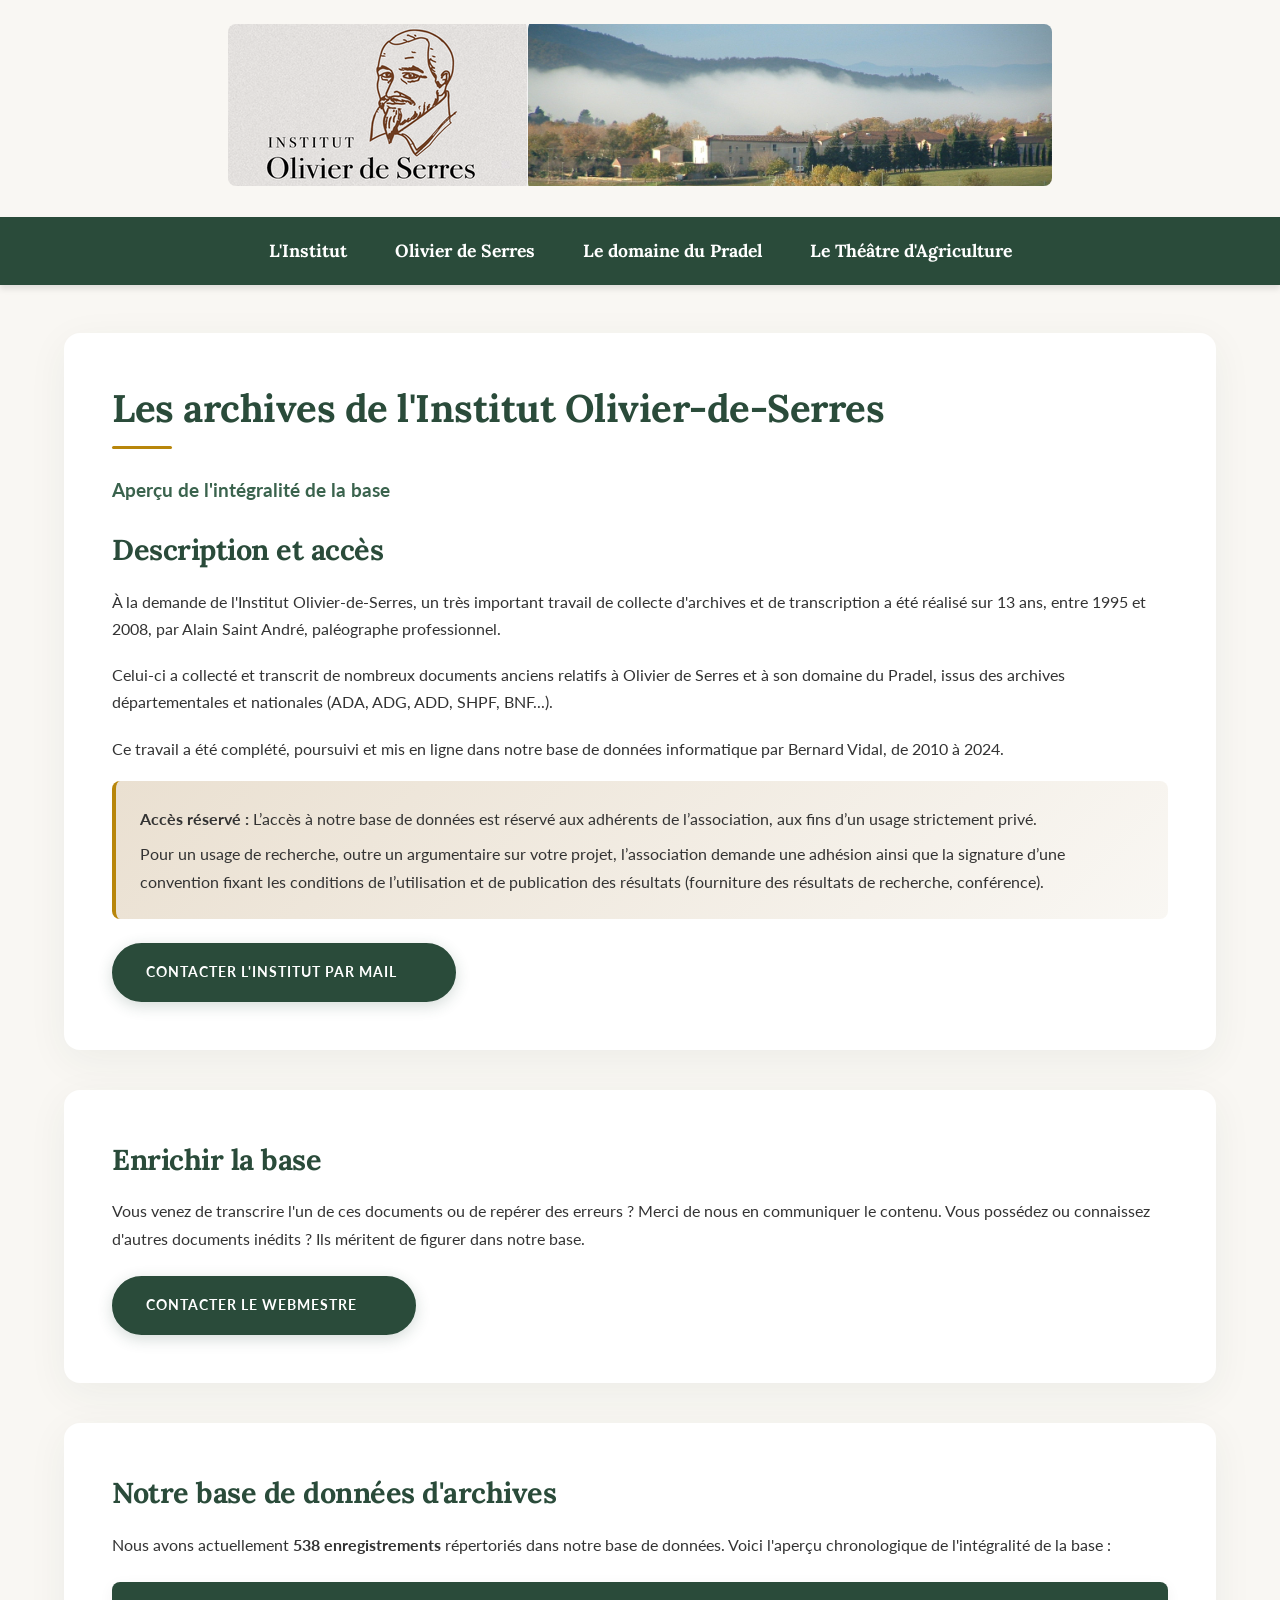
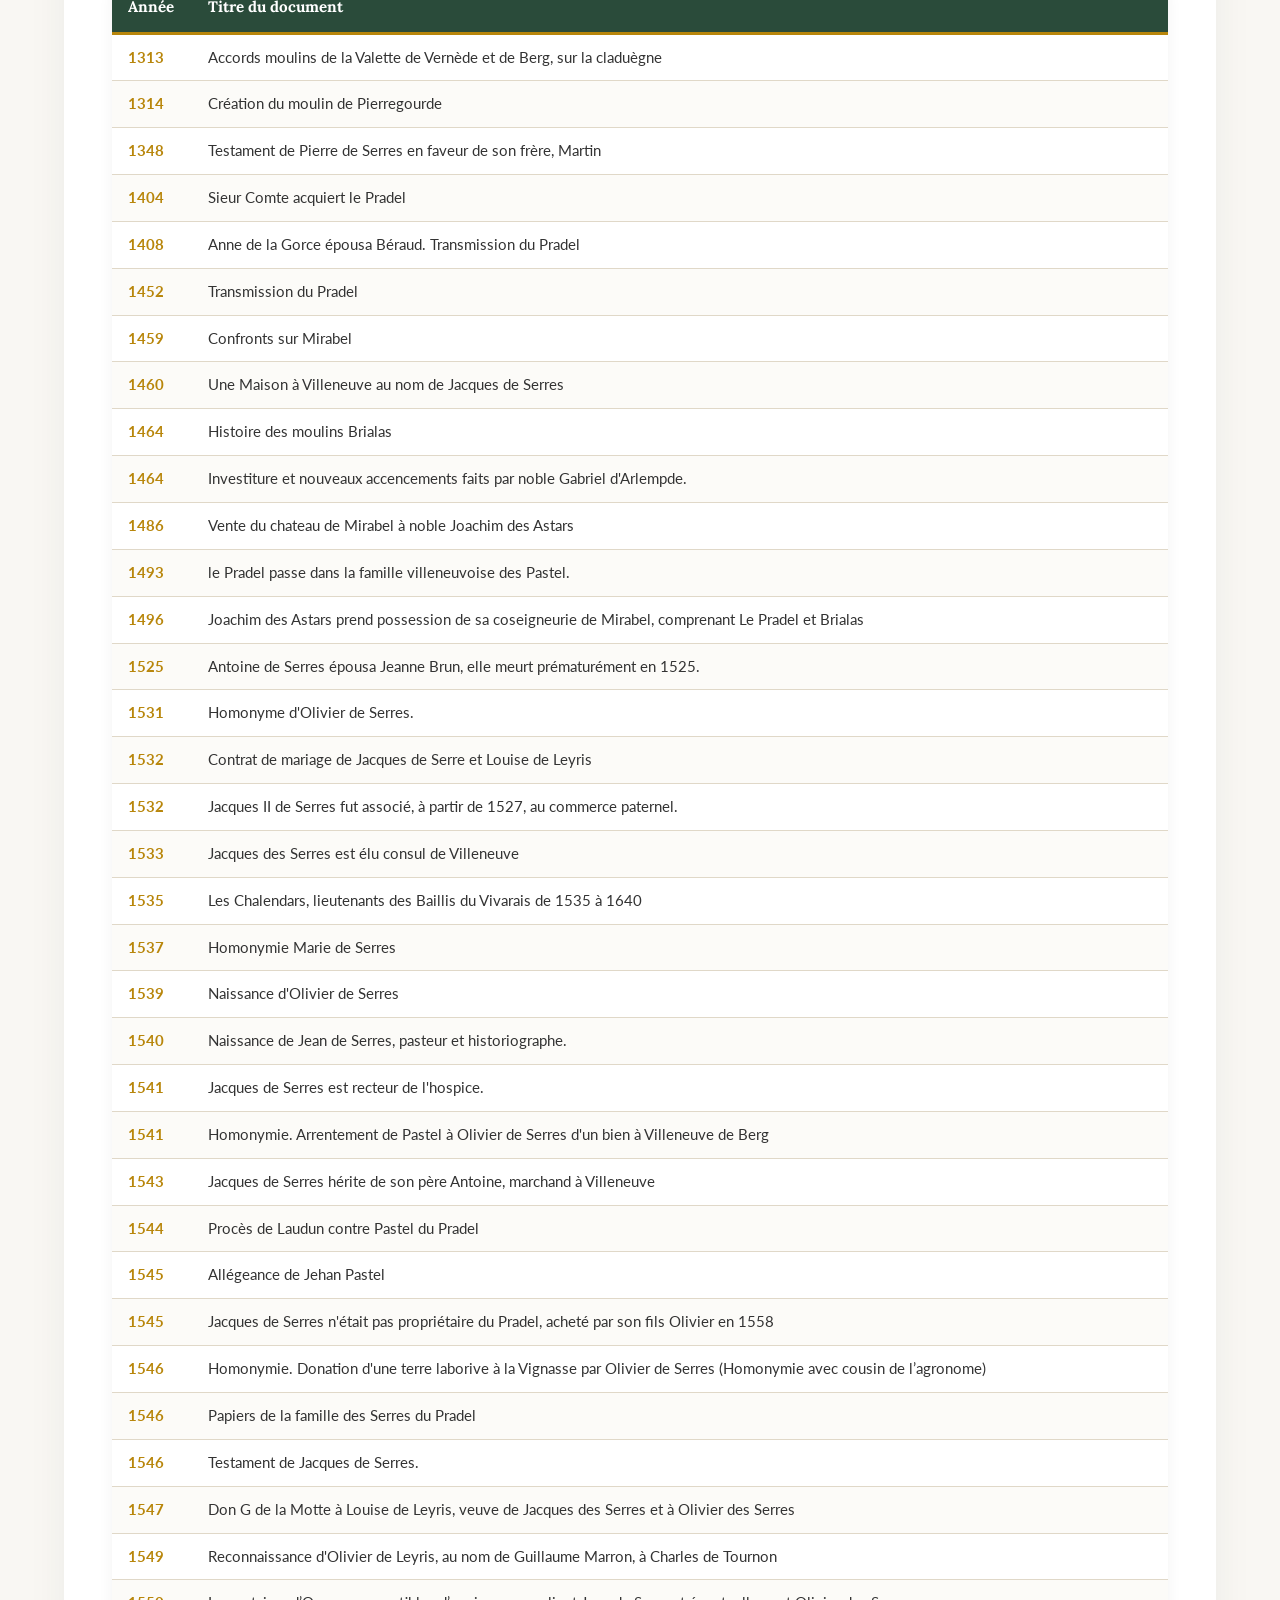
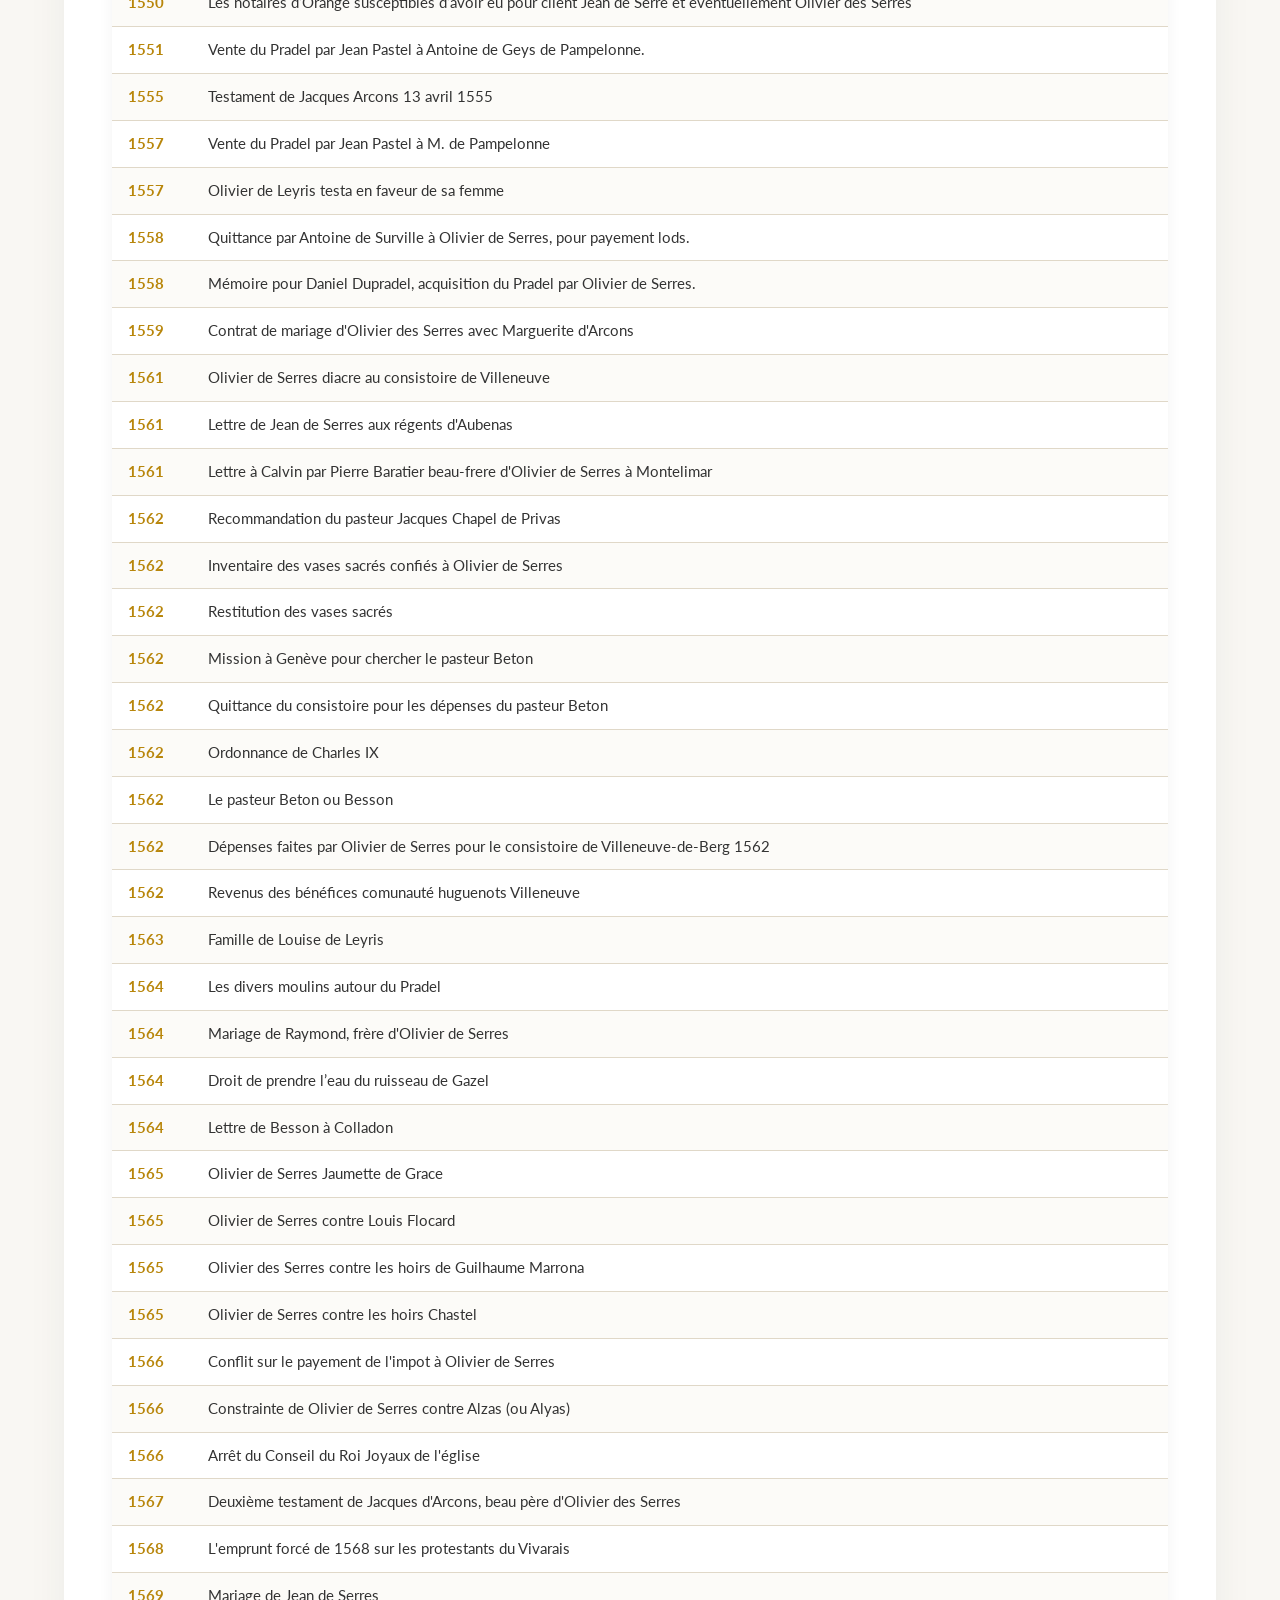
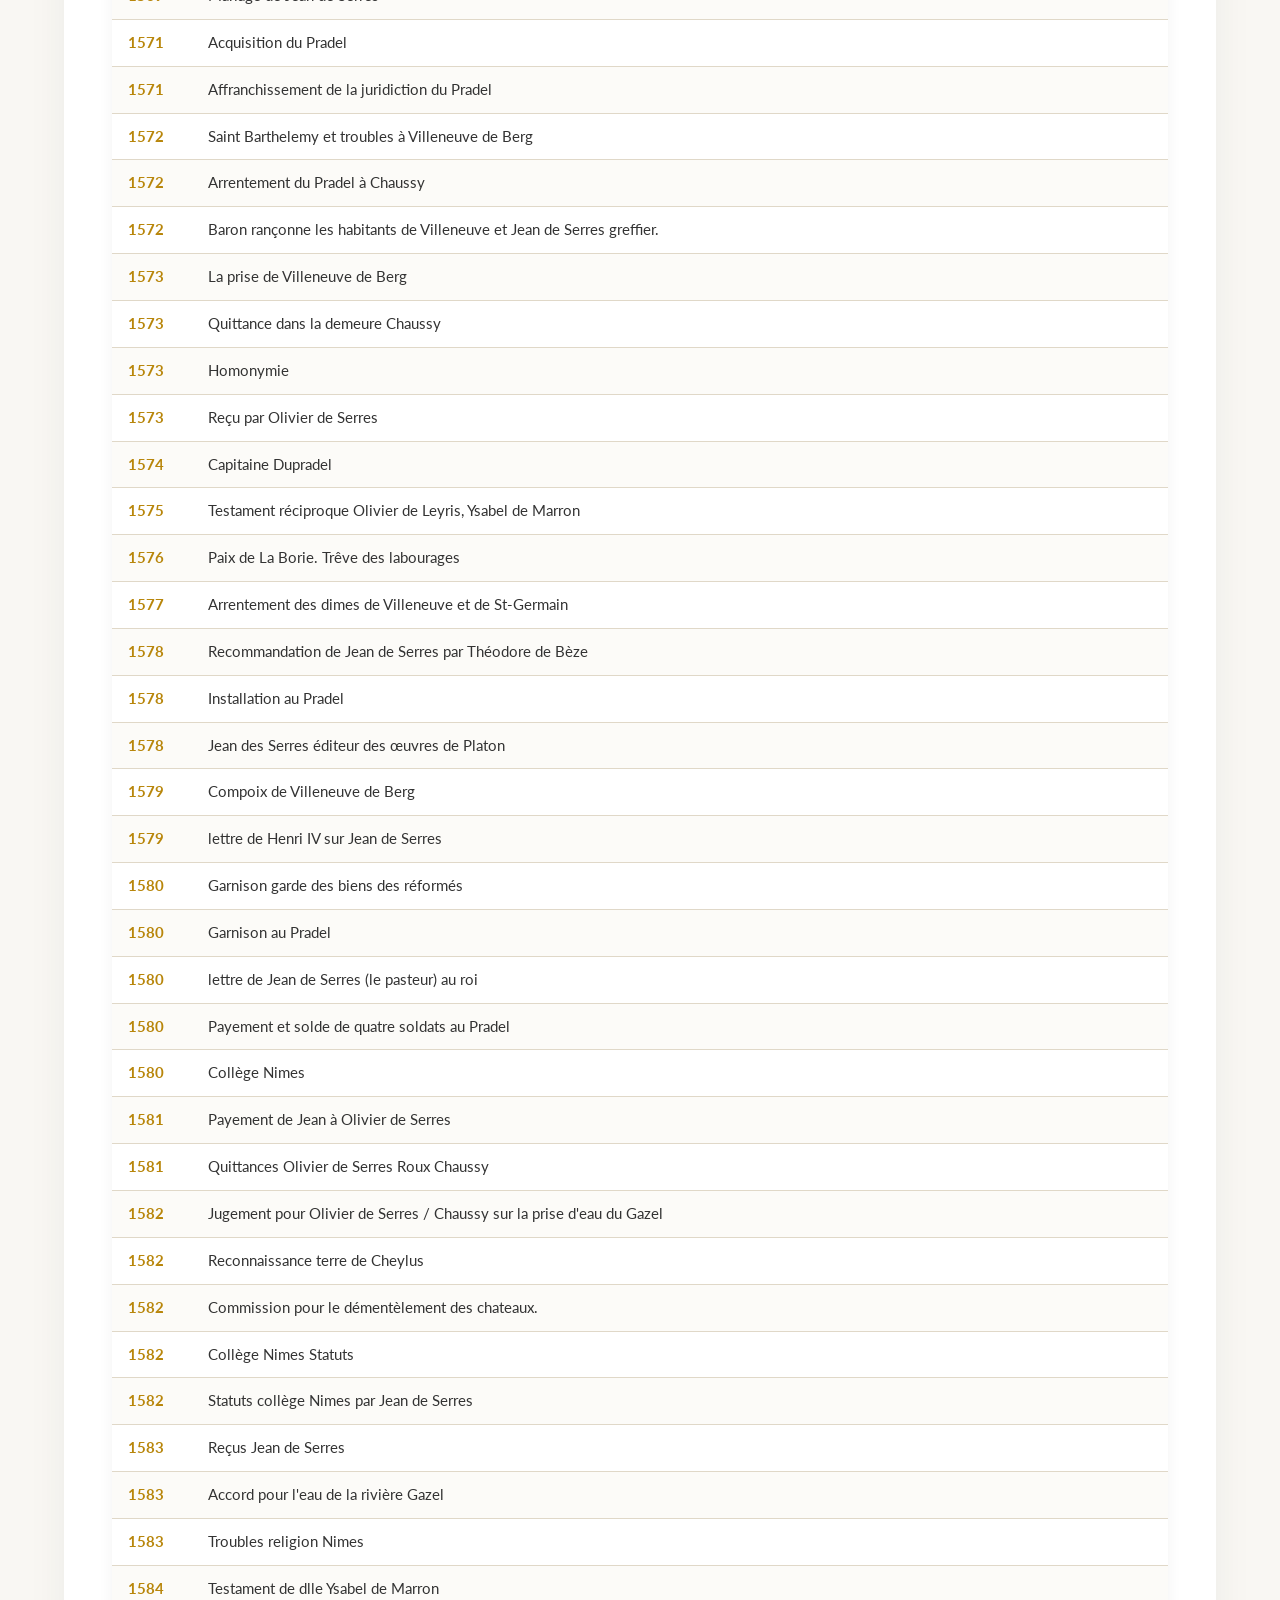
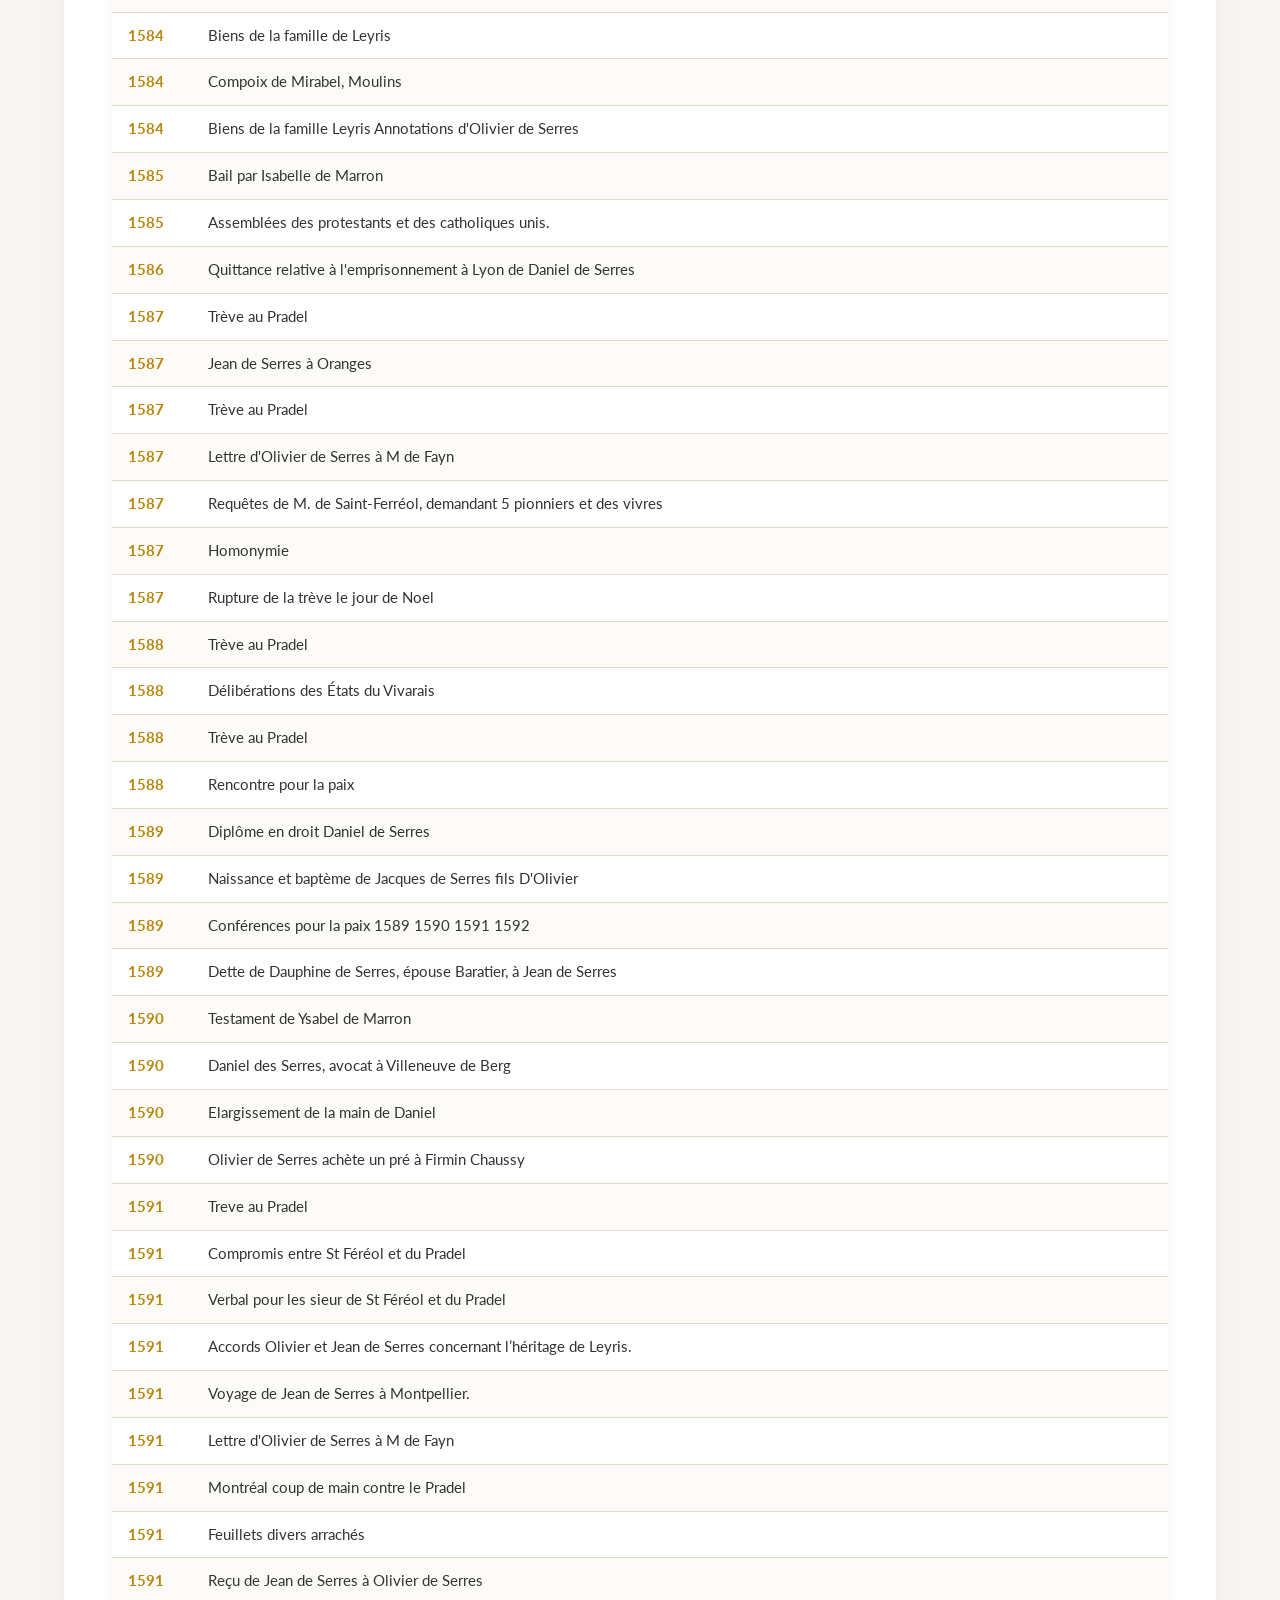
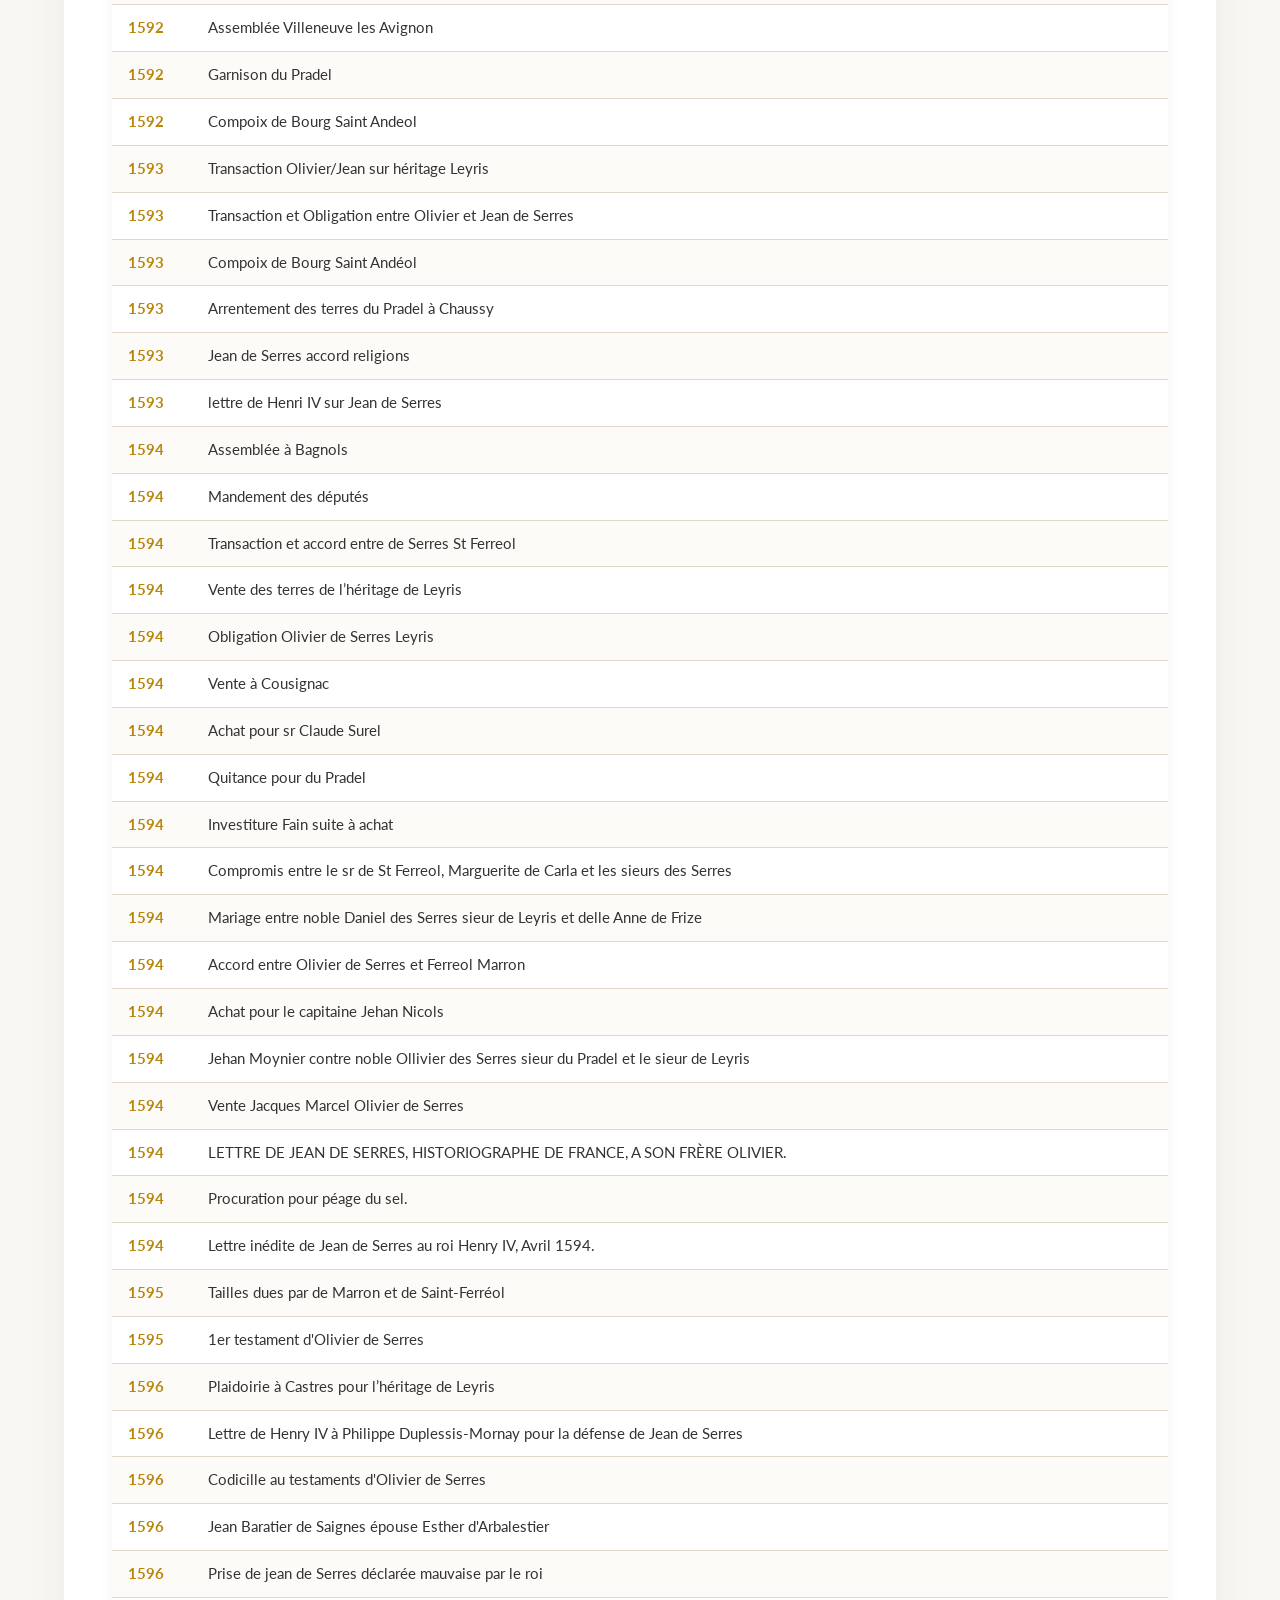
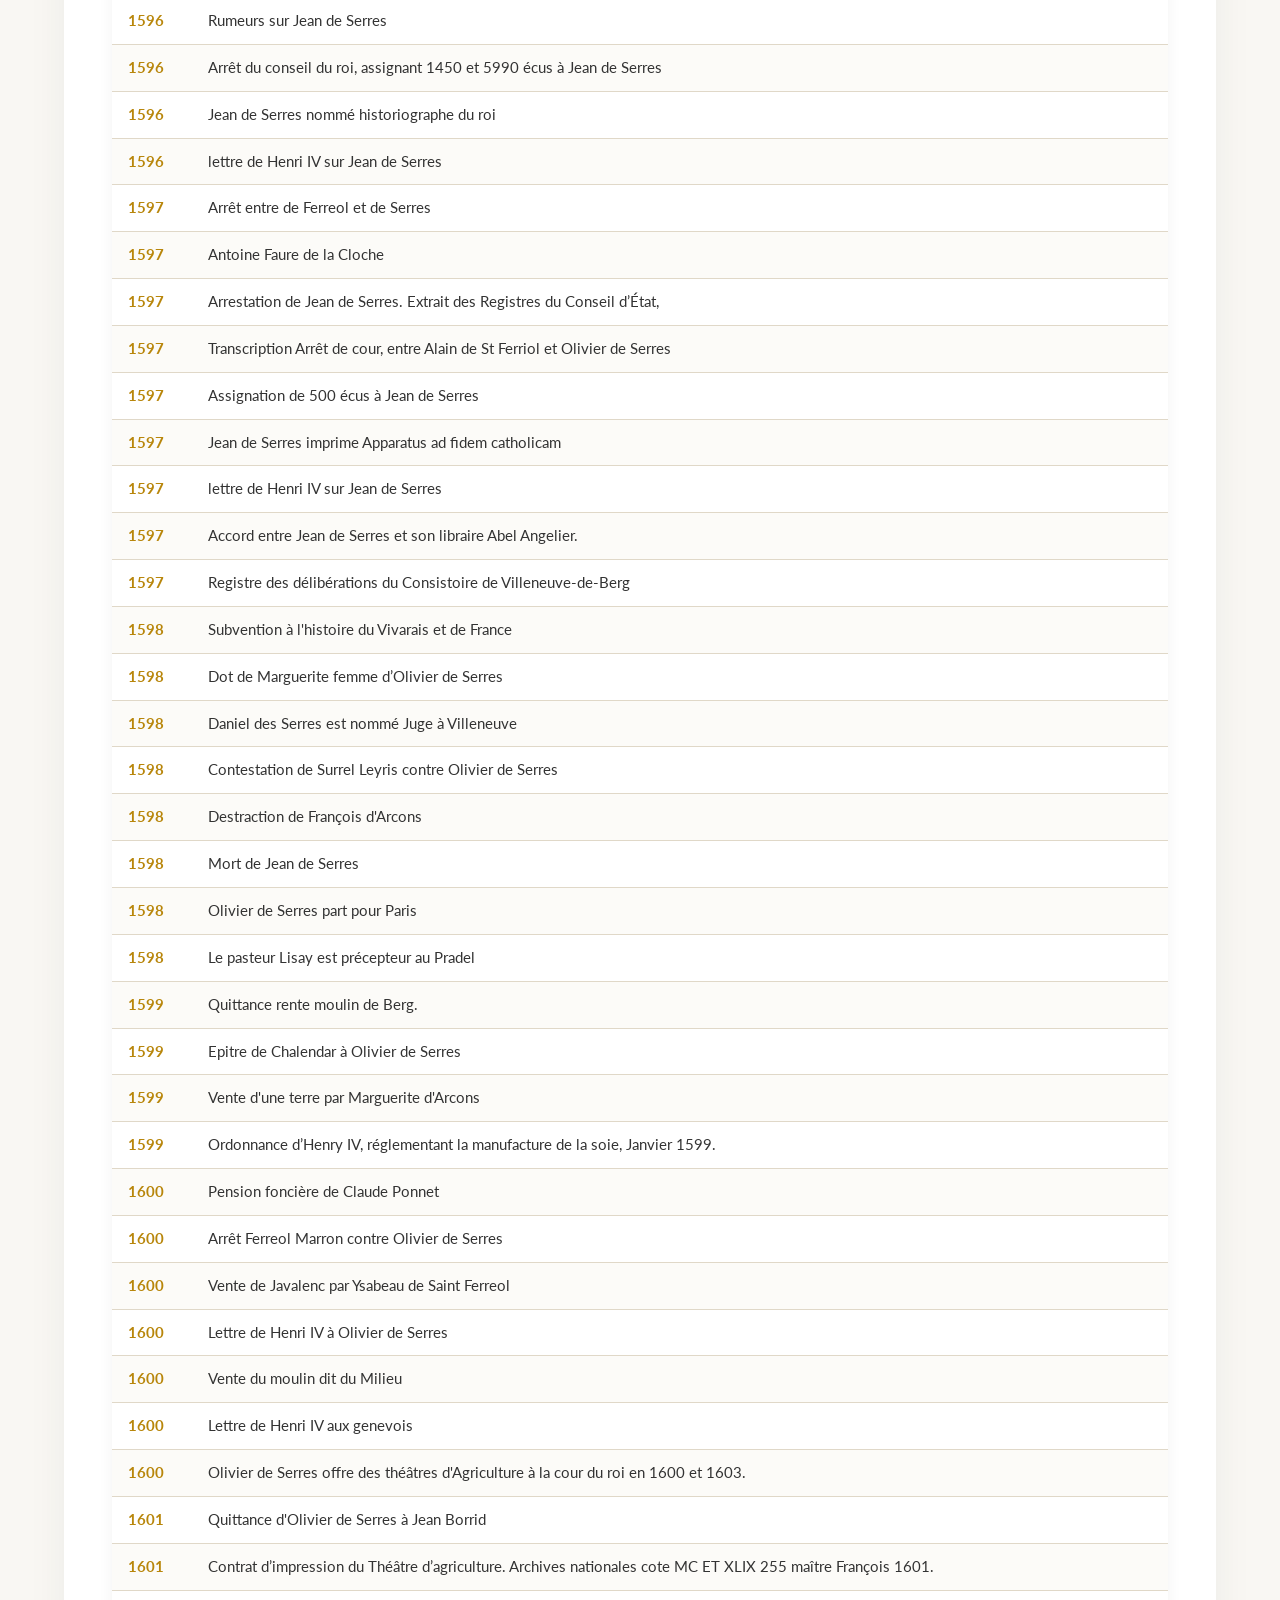
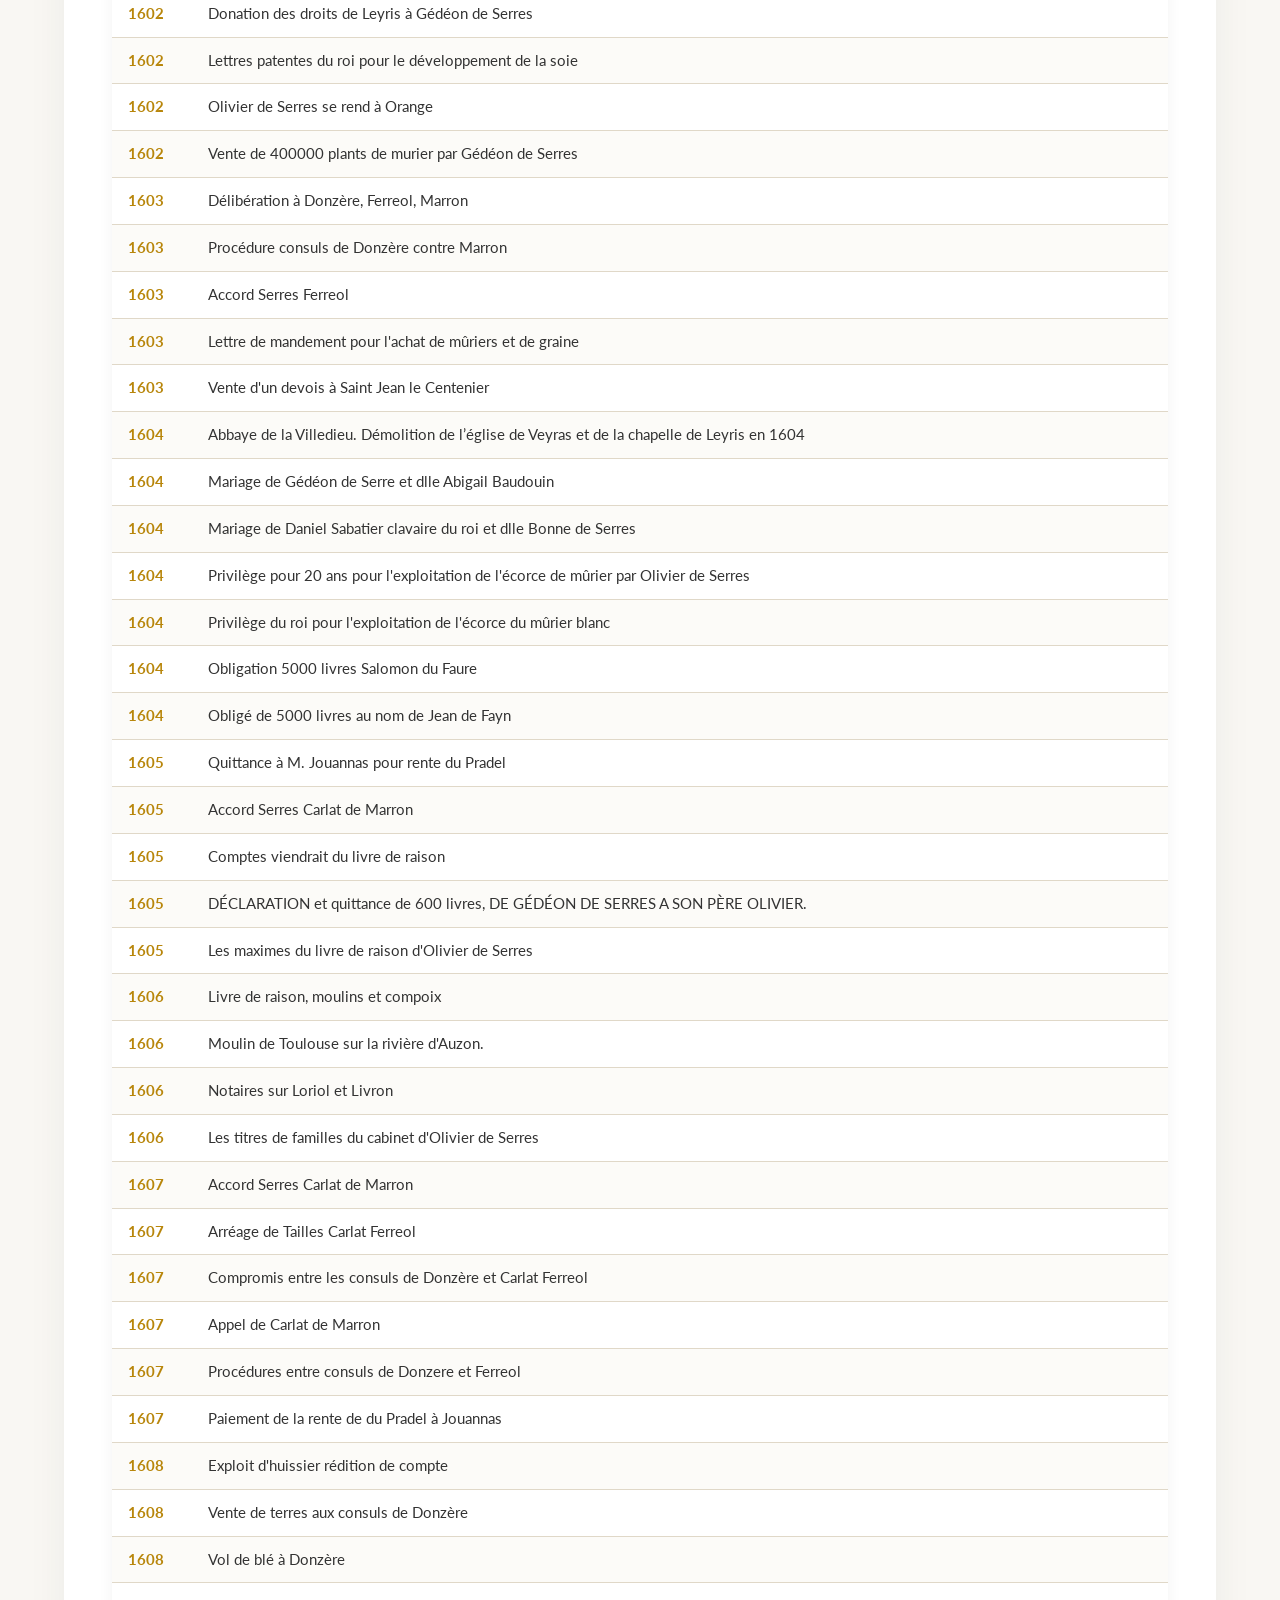
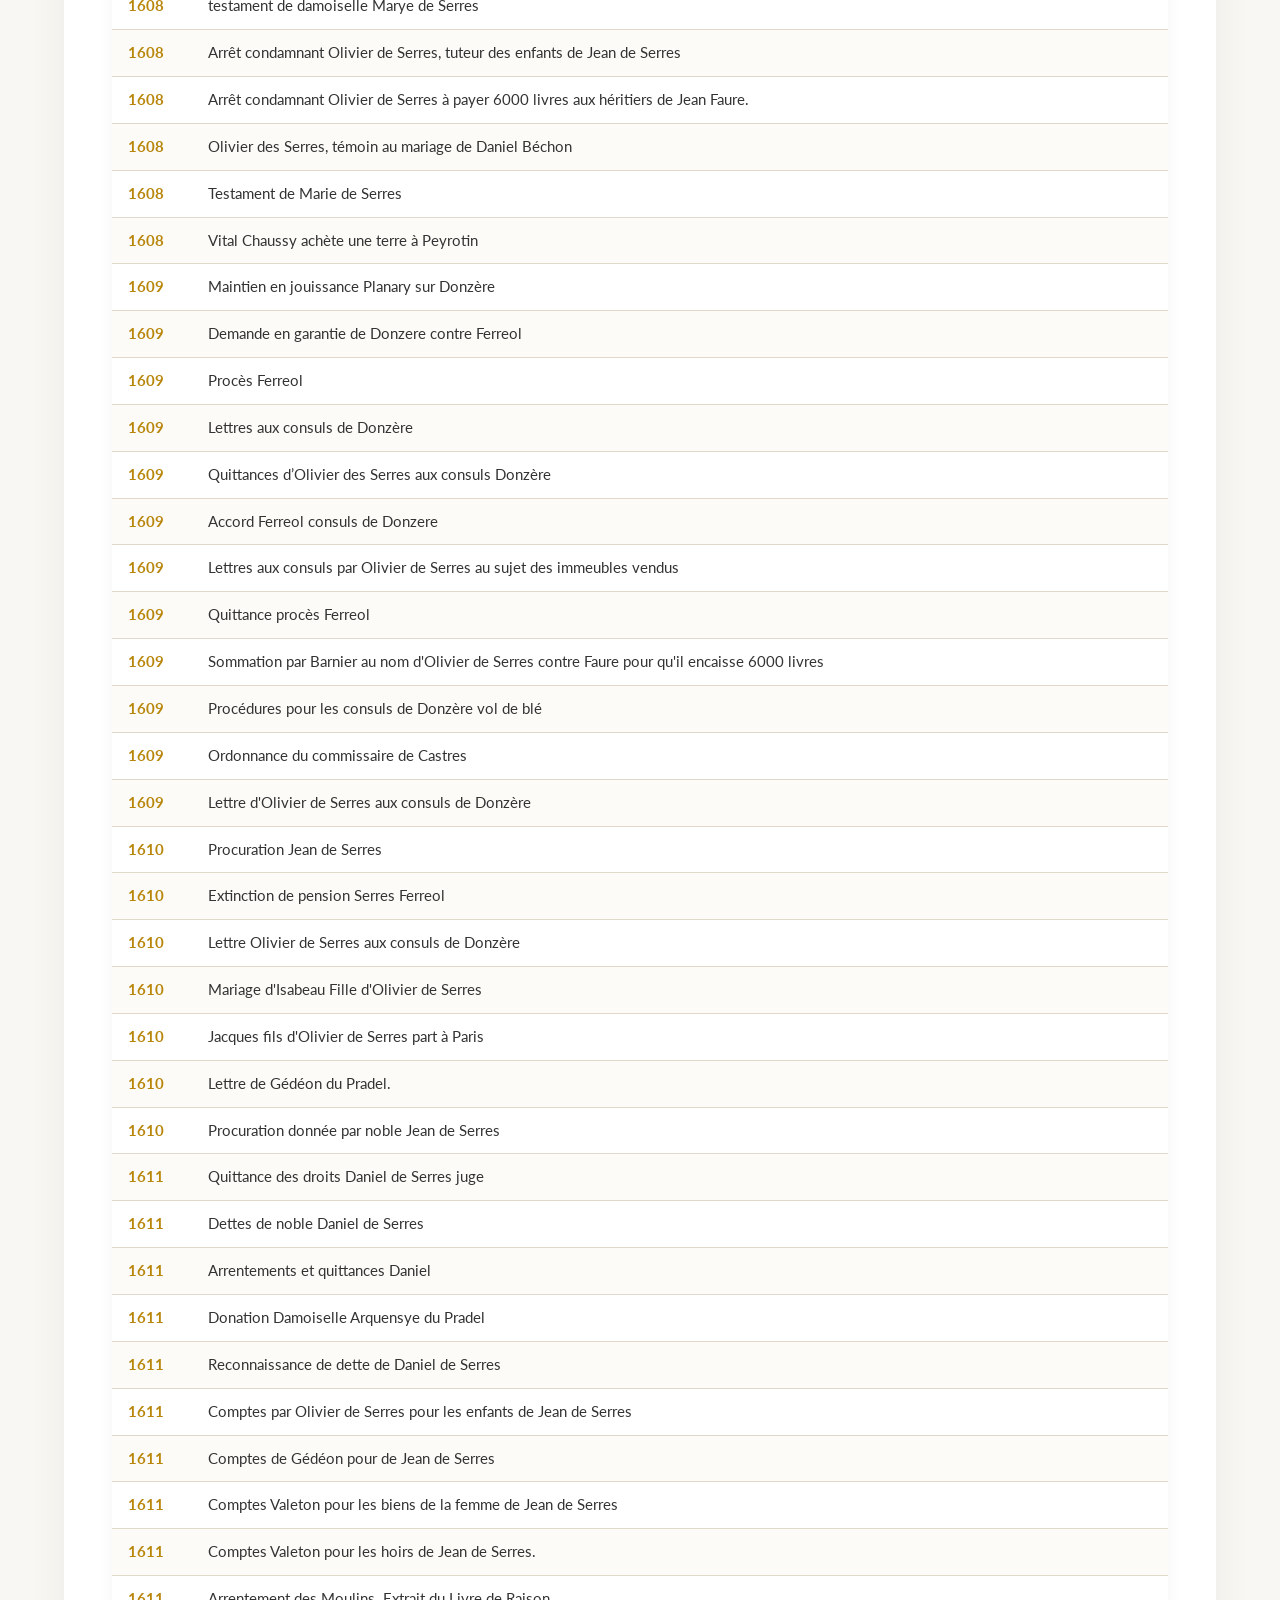
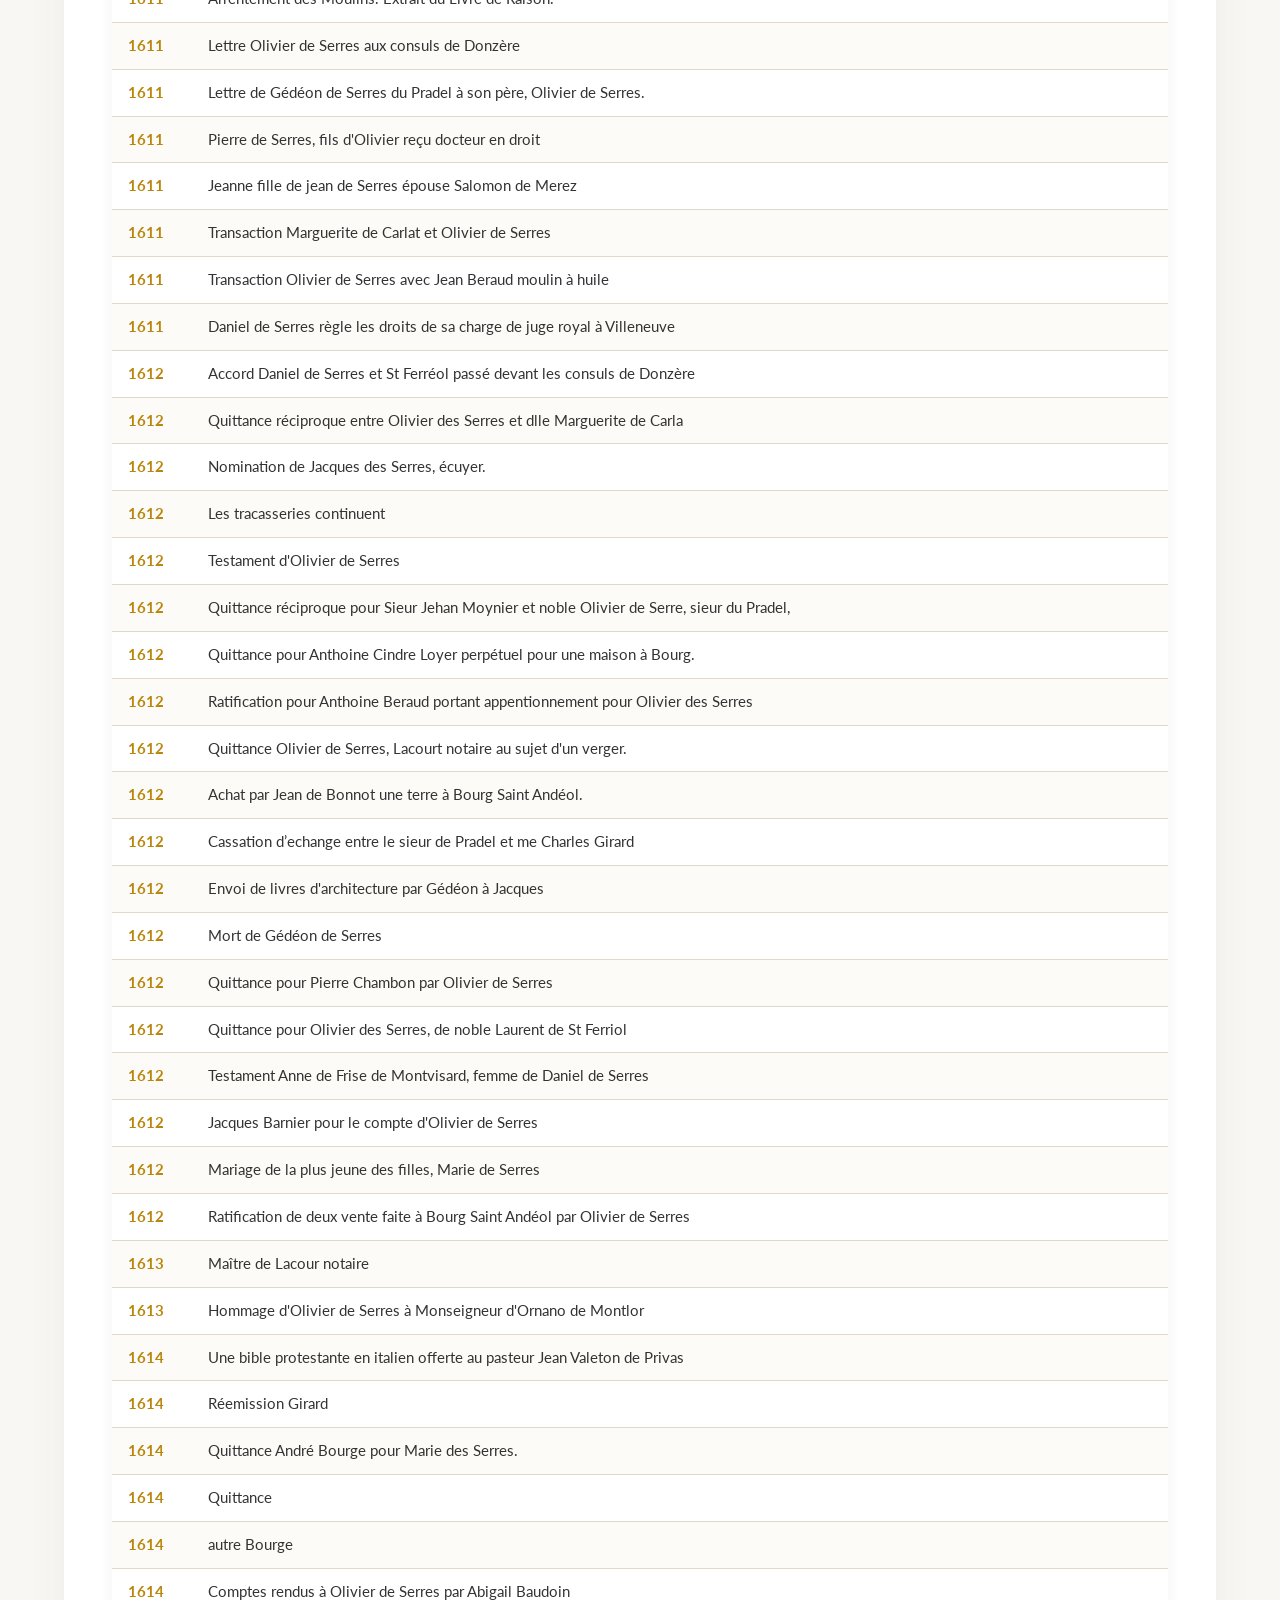
<file: InstitutOlivierdeSerres.html>
<!DOCTYPE html>
<html lang="fr">
<head>
    <meta charset="UTF-8">
    <meta name="viewport" content="width=device-width, initial-scale=1.0">
    <title>Les archives de l'Institut Olivier de Serres</title>
    <meta name="Author" content="vidalbernard@orange.fr">
    <meta name="Description" content="Olivier, Serres, biographie, oeuvre, editions, Theatre, Agriculture, Institut, Olivier de Serres.">
    <link rel="shortcut icon" href="https://www.institut-olivier-de-serres.fr/logo/medaillon2.ico">
    
    <!-- Polices Google Fonts -->
    <link rel="preconnect" href="https://fonts.googleapis.com">
    <link rel="preconnect" href="https://fonts.gstatic.com" crossorigin>
    <link href="https://fonts.googleapis.com/css2?family=Lato:wght@400;700&family=Lora:wght@400;700&display=swap" rel="stylesheet">
    
    <link rel="stylesheet" href="Institut Olivier de Serres_files/style.css">

    <!-- Styles spécifiques pour la base de données d'archives -->
    <style>
        .table-responsive {
            width: 100%;
            overflow-x: auto;
            margin-top: 1.5rem;
            border-radius: 8px;
            box-shadow: var(--shadow-soft);
        }
        .archive-table {
            width: 100%;
            border-collapse: collapse;
            font-family: var(--font-body);
            font-size: 0.95rem;
            background-color: var(--color-white);
        }
        .archive-table th {
            background-color: var(--color-primary);
            color: var(--color-white);
            font-family: var(--font-title);
            font-weight: 700;
            padding: 12px 16px;
            text-align: left;
            border-bottom: 3px solid var(--color-accent);
        }
        .archive-table td {
            padding: 10px 16px;
            border-bottom: 1px solid var(--color-border);
            color: var(--color-text);
            text-align: left;
        }
        .archive-table tr:nth-child(even) {
            background-color: rgba(234, 224, 209, 0.15); /* Légère teinte sable */
        }
        .archive-table tr:hover {
            background-color: rgba(184, 134, 11, 0.08); /* Effet de survol ocre doux */
        }
        .archive-table td.year {
            font-weight: 700;
            color: var(--color-accent);
            width: 80px;
            white-space: nowrap;
        }
        .highlight-box {
            background: linear-gradient(135deg, var(--color-secondary), var(--color-bg));
            border-left: 4px solid var(--color-accent);
            padding: 1.5rem;
            border-radius: 8px;
            margin-bottom: 1.5rem;
        }
    </style>
</head>
<body>

    <header class="site-header">
        <div class="container">
            <a href="https://www.institut-olivier-de-serres.fr/index.php">
                <img src="./Institut Olivier de Serres_files/bandeau2.png" alt="Bandeau Institut Olivier de Serres" class="header-banner">
            </a>
        </div>
    </header>

    <nav class="main-nav">
        <div class="container">
            <button class="hamburger" id="hamburger-btn" aria-label="Ouvrir le menu">
                <span></span>
                <span></span>
                <span></span>
            </button>
            
            <ul id="nav-menu">
                <li>
                    <a href="https://www.institut-olivier-de-serres.fr/index.php">L'Institut</a>
                    <ul class="dropdown">
                        <li><a href="https://www.institut-olivier-de-serres.fr/index.php">Actualités Institut</a></li>
                        <li><a href="https://www.institut-olivier-de-serres.fr/Adherents/re1ser2ve4.php">Adhérents</a></li>
                        <li><a href="https://www.institut-olivier-de-serres.fr/base%20mini.php">Nos archives aperçu</a></li>
                        <li><a href="https://www.institut-olivier-de-serres.fr/Etudes_historiques.php">Nos études aperçu</a></li>
                        <li><a href="https://www.institut-olivier-de-serres.fr/Documents/Adhesion.pdf">Adhérer</a></li>
                        <li><a href="https://www.institut-olivier-de-serres.fr/Documents/Bon%20Commande%202021.pdf">Commander</a></li>
                    </ul>
                </li>
                <li>
                    <a href="https://www.institut-olivier-de-serres.fr/Agronome.php">Olivier de Serres</a>
                    <ul class="dropdown">
                        <li><a href="https://www.institut-olivier-de-serres.fr/Agronome.php">L'agronome</a></li>
                        <li><a href="https://www.institut-olivier-de-serres.fr/Ecrivain.php">L'écrivain et le philosophe</a></li>
                        <li><a href="https://www.institut-olivier-de-serres.fr/Ingenieur.php">L'ingénieur</a></li>
                        <li><a href="https://www.institut-olivier-de-serres.fr/jean.php">Jean de Serres</a></li>
                        <li><a href="https://www.institut-olivier-de-serres.fr/genealogie.php">Généalogie des Serres</a></li>
                        <li><a href="https://www.institut-olivier-de-serres.fr/bibliographie.php">Bibliographie</a></li>
                    </ul>
                </li>
                <li>
                    <a href="https://www.institut-olivier-de-serres.fr/pradel.php">Le domaine du Pradel</a>
                     <ul class="dropdown">
                        <li><a href="https://www.institut-olivier-de-serres.fr/pradel.php">Domaine du Pradel</a></li>
                        <li><a href="https://www.institut-olivier-de-serres.fr/irrigation/Gazel.php">Pradel irrigation</a></li>
                        <li><a href="https://www.institut-olivier-de-serres.fr/jardins/jardins.php">Jardins du Pradel</a></li>
                        <li><a href="https://www.institut-olivier-de-serres.fr/villeneuve.php">Villeneuve-de-Berg</a></li>
                    </ul>
                </li>
                <li>
                    <a href="https://www.institut-olivier-de-serres.fr/theatre.php">Le Théâtre d'Agriculture</a>
                    <ul class="dropdown">
                        <li><a href="https://www.institut-olivier-de-serres.fr/theatre.php">Théâtre</a></li>
                        <li><a href="https://www.institut-olivier-de-serres.fr/8lieu.php">Les éditions du théâtre</a></li>
                        <li><a href="https://www.institut-olivier-de-serres.fr/theatre1.php">La 23eme édition</a></li>
                        <li><a href="https://www.institut-olivier-de-serres.fr/Frontispices/Frontispices.php">Frontispices</a></li>
                        <li><a href="https://www.institut-olivier-de-serres.fr/Bois8Lieux.php">8 lieux</a></li>
                    </ul>
                </li>
            </ul>
        </div>
    </nav>

    <main class="container">
        <div class="main-content">
            
            <!-- COLONNE DE GAUCHE : CONTENU PRINCIPAL -->
            <article class="content-column">
                
                <section class="card">
                    <h1>Les archives de l'Institut Olivier-de-Serres</h1>
                    <p class="subtitle" style="font-size: 1.2rem; font-weight: bold; color: var(--color-primary-light); margin-bottom: 1.5rem;">Aperçu de l'intégralité de la base</p>
                    
                    <h2>Description et accès</h2>
                    <p>À la demande de l'Institut Olivier-de-Serres, un très important travail de collecte d'archives et de transcription a été réalisé sur 13 ans, entre 1995 et 2008, par Alain Saint André, paléographe professionnel.</p>
                    <p>Celui-ci a collecté et transcrit de nombreux documents anciens relatifs à Olivier de Serres et à son domaine du Pradel, issus des archives départementales et nationales (ADA, ADG, ADD, SHPF, BNF...).</p>
                    <p>Ce travail a été complété, poursuivi et mis en ligne dans notre base de données informatique par Bernard Vidal, de 2010 à 2024.</p>
                    
                    <div class="highlight-box">
                        <p style="margin-bottom: 0.5rem;"><strong>Accès réservé :</strong> L’accès à notre base de données est réservé aux adhérents de l’association, aux fins d’un usage strictement privé.</p>
                        <p style="margin-bottom: 0;">Pour un usage de recherche, outre un argumentaire sur votre projet, l’association demande une adhésion ainsi que la signature d’une convention fixant les conditions de l’utilisation et de publication des résultats (fourniture des résultats de recherche, conférence).</p>
                    </div>

                    <div class="button-group">
                        <a href="mailto:institutolivierdeserres@gmail.com" class="button">Contacter l'Institut par mail</a>
                    </div>
                </section>

                <section class="card">
                    <h2>Enrichir la base</h2>
                    <p>Vous venez de transcrire l'un de ces documents ou de repérer des erreurs ? Merci de nous en communiquer le contenu. Vous possédez ou connaissez d'autres documents inédits ? Ils méritent de figurer dans notre base.</p>
                    <div class="button-group">
                        <a href="mailto:vidalbernard@orange.fr" class="button">Contacter le Webmestre</a>
                    </div>
                </section>

                <section class="card">
                    <h2>Notre base de données d'archives</h2>
                    <p>Nous avons actuellement <strong>538 enregistrements</strong> répertoriés dans notre base de données. Voici l'aperçu chronologique de l'intégralité de la base :</p>
                    
                    <div class="table-responsive">
                        <table class="archive-table">
                            <thead>
                                <tr>
                                    <th>Année</th>
                                    <th>Titre du document</th>
                                </tr>
                            </thead>
                            <tbody>
                                <tr><td class="year">1313</td><td>Accords moulins de la Valette de Vernède et de Berg, sur la claduègne</td></tr>
                                <tr><td class="year">1314</td><td>Création du moulin de Pierregourde</td></tr>
                                <tr><td class="year">1348</td><td>Testament de Pierre de Serres en faveur de son frère, Martin</td></tr>
                                <tr><td class="year">1404</td><td>Sieur Comte acquiert le Pradel</td></tr>
                                <tr><td class="year">1408</td><td>Anne de la Gorce épousa Béraud. Transmission du Pradel</td></tr>
                                <tr><td class="year">1452</td><td>Transmission du Pradel</td></tr>
                                <tr><td class="year">1459</td><td>Confronts sur Mirabel</td></tr>
                                <tr><td class="year">1460</td><td>Une Maison à Villeneuve au nom de Jacques de Serres</td></tr>
                                <tr><td class="year">1464</td><td>Histoire des moulins Brialas</td></tr>
                                <tr><td class="year">1464</td><td>Investiture et nouveaux accencements faits par noble Gabriel d'Arlempde.</td></tr>
                                <tr><td class="year">1486</td><td>Vente du chateau de Mirabel à noble Joachim des Astars</td></tr>
                                <tr><td class="year">1493</td><td>le Pradel passe dans la famille villeneuvoise des Pastel.</td></tr>
                                <tr><td class="year">1496</td><td>Joachim des Astars prend possession de sa coseigneurie de Mirabel, comprenant Le Pradel et Brialas</td></tr>
                                <tr><td class="year">1525</td><td>Antoine de Serres épousa Jeanne Brun, elle meurt prématurément en 1525.</td></tr>
                                <tr><td class="year">1531</td><td>Homonyme d'Olivier de Serres.</td></tr>
                                <tr><td class="year">1532</td><td>Contrat de mariage de Jacques de Serre et Louise de Leyris</td></tr>
                                <tr><td class="year">1532</td><td>Jacques II de Serres fut associé, à partir de 1527, au commerce paternel.</td></tr>
                                <tr><td class="year">1533</td><td>Jacques des Serres est élu consul de Villeneuve</td></tr>
                                <tr><td class="year">1535</td><td>Les Chalendars, lieutenants des Baillis du Vivarais de 1535 à 1640</td></tr>
                                <tr><td class="year">1537</td><td>Homonymie Marie de Serres</td></tr>
                                <tr><td class="year">1539</td><td>Naissance d'Olivier de Serres</td></tr>
                                <tr><td class="year">1540</td><td>Naissance de Jean de Serres, pasteur et historiographe.</td></tr>
                                <tr><td class="year">1541</td><td>Jacques de Serres est recteur de l'hospice.</td></tr>
                                <tr><td class="year">1541</td><td>Homonymie. Arrentement de Pastel à Olivier de Serres d'un bien à Villeneuve de Berg</td></tr>
                                <tr><td class="year">1543</td><td>Jacques de Serres hérite de son père Antoine, marchand à Villeneuve</td></tr>
                                <tr><td class="year">1544</td><td>Procès de Laudun contre Pastel du Pradel</td></tr>
                                <tr><td class="year">1545</td><td>Allégeance de Jehan Pastel</td></tr>
                                <tr><td class="year">1545</td><td>Jacques de Serres n'était pas propriétaire du Pradel, acheté par son fils Olivier en 1558</td></tr>
                                <tr><td class="year">1546</td><td>Homonymie. Donation d'une terre laborive à la Vignasse par Olivier de Serres (Homonymie avec cousin de l’agronome)</td></tr>
                                <tr><td class="year">1546</td><td>Papiers de la famille des Serres du Pradel</td></tr>
                                <tr><td class="year">1546</td><td>Testament de Jacques de Serres.</td></tr>
                                <tr><td class="year">1547</td><td>Don G de la Motte à Louise de Leyris, veuve de Jacques des Serres et à Olivier des Serres</td></tr>
                                <tr><td class="year">1549</td><td>Reconnaissance d'Olivier de Leyris, au nom de Guillaume Marron, à Charles de Tournon</td></tr>
                                <tr><td class="year">1550</td><td>Les notaires d’Orange susceptibles d’avoir eu pour client Jean de Serre et éventuellement Olivier des Serres</td></tr>
                                <tr><td class="year">1551</td><td>Vente du Pradel par Jean Pastel à Antoine de Geys de Pampelonne.</td></tr>
                                <tr><td class="year">1555</td><td>Testament de Jacques Arcons 13 avril 1555</td></tr>
                                <tr><td class="year">1557</td><td>Vente du Pradel par Jean Pastel à M. de Pampelonne</td></tr>
                                <tr><td class="year">1557</td><td>Olivier de Leyris testa en faveur de sa femme</td></tr>
                                <tr><td class="year">1558</td><td>Quittance par Antoine de Surville à Olivier de Serres, pour payement lods.</td></tr>
                                <tr><td class="year">1558</td><td>Mémoire pour Daniel Dupradel, acquisition du Pradel par Olivier de Serres.</td></tr>
                                <tr><td class="year">1559</td><td>Contrat de mariage d'Olivier des Serres avec Marguerite d'Arcons</td></tr>
                                <tr><td class="year">1561</td><td>Olivier de Serres diacre au consistoire de Villeneuve</td></tr>
                                <tr><td class="year">1561</td><td>Lettre de Jean de Serres aux régents d'Aubenas</td></tr>
                                <tr><td class="year">1561</td><td>Lettre à Calvin par Pierre Baratier beau-frere d'Olivier de Serres à Montelimar</td></tr>
                                <tr><td class="year">1562</td><td>Recommandation du pasteur Jacques Chapel de Privas</td></tr>
                                <tr><td class="year">1562</td><td>Inventaire des vases sacrés confiés à Olivier de Serres</td></tr>
                                <tr><td class="year">1562</td><td>Restitution des vases sacrés</td></tr>
                                <tr><td class="year">1562</td><td>Mission à Genève pour chercher le pasteur Beton</td></tr>
                                <tr><td class="year">1562</td><td>Quittance du consistoire pour les dépenses du pasteur Beton</td></tr>
                                <tr><td class="year">1562</td><td>Ordonnance de Charles IX</td></tr>
                                <tr><td class="year">1562</td><td>Le pasteur Beton ou Besson</td></tr>
                                <tr><td class="year">1562</td><td>Dépenses faites par Olivier de Serres pour le consistoire de Villeneuve-de-Berg 1562</td></tr>
                                <tr><td class="year">1562</td><td>Revenus des bénéfices comunauté huguenots Villeneuve</td></tr>
                                <tr><td class="year">1563</td><td>Famille de Louise de Leyris</td></tr>
                                <tr><td class="year">1564</td><td>Les divers moulins autour du Pradel</td></tr>
                                <tr><td class="year">1564</td><td>Mariage de Raymond, frère d'Olivier de Serres</td></tr>
                                <tr><td class="year">1564</td><td>Droit de prendre l’eau du ruisseau de Gazel</td></tr>
                                <tr><td class="year">1564</td><td>Lettre de Besson à Colladon</td></tr>
                                <tr><td class="year">1565</td><td>Olivier de Serres Jaumette de Grace</td></tr>
                                <tr><td class="year">1565</td><td>Olivier de Serres contre Louis Flocard</td></tr>
                                <tr><td class="year">1565</td><td>Olivier des Serres contre les hoirs de Guilhaume Marrona</td></tr>
                                <tr><td class="year">1565</td><td>Olivier de Serres contre les hoirs Chastel</td></tr>
                                <tr><td class="year">1566</td><td>Conflit sur le payement de l'impot à Olivier de Serres</td></tr>
                                <tr><td class="year">1566</td><td>Constrainte de Olivier de Serres contre Alzas (ou Alyas)</td></tr>
                                <tr><td class="year">1566</td><td>Arrêt du Conseil du Roi Joyaux de l'église</td></tr>
                                <tr><td class="year">1567</td><td>Deuxième testament de Jacques d'Arcons, beau père d'Olivier des Serres</td></tr>
                                <tr><td class="year">1568</td><td>L'emprunt forcé de 1568 sur les protestants du Vivarais</td></tr>
                                <tr><td class="year">1569</td><td>Mariage de Jean de Serres</td></tr>
                                <tr><td class="year">1571</td><td>Acquisition du Pradel</td></tr>
                                <tr><td class="year">1571</td><td>Affranchissement de la juridiction du Pradel</td></tr>
                                <tr><td class="year">1572</td><td>Saint Barthelemy et troubles à Villeneuve de Berg</td></tr>
                                <tr><td class="year">1572</td><td>Arrentement du Pradel à Chaussy</td></tr>
                                <tr><td class="year">1572</td><td>Baron rançonne les habitants de Villeneuve et Jean de Serres greffier.</td></tr>
                                <tr><td class="year">1573</td><td>La prise de Villeneuve de Berg</td></tr>
                                <tr><td class="year">1573</td><td>Quittance dans la demeure Chaussy</td></tr>
                                <tr><td class="year">1573</td><td>Homonymie</td></tr>
                                <tr><td class="year">1573</td><td>Reçu par Olivier de Serres</td></tr>
                                <tr><td class="year">1574</td><td>Capitaine Dupradel</td></tr>
                                <tr><td class="year">1575</td><td>Testament réciproque Olivier de Leyris, Ysabel de Marron</td></tr>
                                <tr><td class="year">1576</td><td>Paix de La Borie. Trêve des labourages</td></tr>
                                <tr><td class="year">1577</td><td>Arrentement des dimes de Villeneuve et de St-Germain</td></tr>
                                <tr><td class="year">1578</td><td>Recommandation de Jean de Serres par Théodore de Bèze</td></tr>
                                <tr><td class="year">1578</td><td>Installation au Pradel</td></tr>
                                <tr><td class="year">1578</td><td>Jean des Serres éditeur des œuvres de Platon</td></tr>
                                <tr><td class="year">1579</td><td>Compoix de Villeneuve de Berg</td></tr>
                                <tr><td class="year">1579</td><td>lettre de Henri IV sur Jean de Serres</td></tr>
                                <tr><td class="year">1580</td><td>Garnison garde des biens des réformés</td></tr>
                                <tr><td class="year">1580</td><td>Garnison au Pradel</td></tr>
                                <tr><td class="year">1580</td><td>lettre de Jean de Serres (le pasteur) au roi</td></tr>
                                <tr><td class="year">1580</td><td>Payement et solde de quatre soldats au Pradel</td></tr>
                                <tr><td class="year">1580</td><td>Collège Nimes</td></tr>
                                <tr><td class="year">1581</td><td>Payement de Jean à Olivier de Serres</td></tr>
                                <tr><td class="year">1581</td><td>Quittances Olivier de Serres Roux Chaussy</td></tr>
                                <tr><td class="year">1582</td><td>Jugement pour Olivier de Serres / Chaussy sur la prise d'eau du Gazel</td></tr>
                                <tr><td class="year">1582</td><td>Reconnaissance terre de Cheylus</td></tr>
                                <tr><td class="year">1582</td><td>Commission pour le démentèlement des chateaux.</td></tr>
                                <tr><td class="year">1582</td><td>Collège Nimes Statuts</td></tr>
                                <tr><td class="year">1582</td><td>Statuts collège Nimes par Jean de Serres</td></tr>
                                <tr><td class="year">1583</td><td>Reçus Jean de Serres</td></tr>
                                <tr><td class="year">1583</td><td>Accord pour l'eau de la rivière Gazel</td></tr>
                                <tr><td class="year">1583</td><td>Troubles religion Nimes</td></tr>
                                <tr><td class="year">1584</td><td>Testament de dlle Ysabel de Marron</td></tr>
                                <tr><td class="year">1584</td><td>Biens de la famille de Leyris</td></tr>
                                <tr><td class="year">1584</td><td>Compoix de Mirabel, Moulins</td></tr>
                                <tr><td class="year">1584</td><td>Biens de la famille Leyris Annotations d'Olivier de Serres</td></tr>
                                <tr><td class="year">1585</td><td>Bail par Isabelle de Marron</td></tr>
                                <tr><td class="year">1585</td><td>Assemblées des protestants et des catholiques unis.</td></tr>
                                <tr><td class="year">1586</td><td>Quittance relative à l'emprisonnement à Lyon de Daniel de Serres</td></tr>
                                <tr><td class="year">1587</td><td>Trève au Pradel</td></tr>
                                <tr><td class="year">1587</td><td>Jean de Serres à Oranges</td></tr>
                                <tr><td class="year">1587</td><td>Trève au Pradel</td></tr>
                                <tr><td class="year">1587</td><td>Lettre d'Olivier de Serres à M de Fayn</td></tr>
                                <tr><td class="year">1587</td><td>Requêtes de M. de Saint-Ferréol, demandant 5 pionniers et des vivres</td></tr>
                                <tr><td class="year">1587</td><td>Homonymie</td></tr>
                                <tr><td class="year">1587</td><td>Rupture de la trève le jour de Noel</td></tr>
                                <tr><td class="year">1588</td><td>Trève au Pradel</td></tr>
                                <tr><td class="year">1588</td><td>Délibérations des États du Vivarais</td></tr>
                                <tr><td class="year">1588</td><td>Trève au Pradel</td></tr>
                                <tr><td class="year">1588</td><td>Rencontre pour la paix</td></tr>
                                <tr><td class="year">1589</td><td>Diplôme en droit Daniel de Serres</td></tr>
                                <tr><td class="year">1589</td><td>Naissance et baptème de Jacques de Serres fils D'Olivier</td></tr>
                                <tr><td class="year">1589</td><td>Conférences pour la paix 1589 1590 1591 1592</td></tr>
                                <tr><td class="year">1589</td><td>Dette de Dauphine de Serres, épouse Baratier, à Jean de Serres</td></tr>
                                <tr><td class="year">1590</td><td>Testament de Ysabel de Marron</td></tr>
                                <tr><td class="year">1590</td><td>Daniel des Serres, avocat à Villeneuve de Berg</td></tr>
                                <tr><td class="year">1590</td><td>Elargissement de la main de Daniel</td></tr>
                                <tr><td class="year">1590</td><td>Olivier de Serres achète un pré à Firmin Chaussy</td></tr>
                                <tr><td class="year">1591</td><td>Treve au Pradel</td></tr>
                                <tr><td class="year">1591</td><td>Compromis entre St Féréol et du Pradel</td></tr>
                                <tr><td class="year">1591</td><td>Verbal pour les sieur de St Féréol et du Pradel</td></tr>
                                <tr><td class="year">1591</td><td>Accords Olivier et Jean de Serres concernant l’héritage de Leyris.</td></tr>
                                <tr><td class="year">1591</td><td>Voyage de Jean de Serres à Montpellier.</td></tr>
                                <tr><td class="year">1591</td><td>Lettre d'Olivier de Serres à M de Fayn</td></tr>
                                <tr><td class="year">1591</td><td>Montréal coup de main contre le Pradel</td></tr>
                                <tr><td class="year">1591</td><td>Feuillets divers arrachés</td></tr>
                                <tr><td class="year">1591</td><td>Reçu de Jean de Serres à Olivier de Serres</td></tr>
                                <tr><td class="year">1592</td><td>Assemblée Villeneuve les Avignon</td></tr>
                                <tr><td class="year">1592</td><td>Garnison du Pradel</td></tr>
                                <tr><td class="year">1592</td><td>Compoix de Bourg Saint Andeol</td></tr>
                                <tr><td class="year">1593</td><td>Transaction Olivier/Jean sur héritage Leyris</td></tr>
                                <tr><td class="year">1593</td><td>Transaction et Obligation entre Olivier et Jean de Serres</td></tr>
                                <tr><td class="year">1593</td><td>Compoix de Bourg Saint Andéol</td></tr>
                                <tr><td class="year">1593</td><td>Arrentement des terres du Pradel à Chaussy</td></tr>
                                <tr><td class="year">1593</td><td>Jean de Serres accord religions</td></tr>
                                <tr><td class="year">1593</td><td>lettre de Henri IV sur Jean de Serres</td></tr>
                                <tr><td class="year">1594</td><td>Assemblée à Bagnols</td></tr>
                                <tr><td class="year">1594</td><td>Mandement des députés</td></tr>
                                <tr><td class="year">1594</td><td>Transaction et accord entre de Serres St Ferreol</td></tr>
                                <tr><td class="year">1594</td><td>Vente des terres de l’héritage de Leyris</td></tr>
                                <tr><td class="year">1594</td><td>Obligation Olivier de Serres Leyris</td></tr>
                                <tr><td class="year">1594</td><td>Vente à Cousignac</td></tr>
                                <tr><td class="year">1594</td><td>Achat pour sr Claude Surel</td></tr>
                                <tr><td class="year">1594</td><td>Quitance pour du Pradel</td></tr>
                                <tr><td class="year">1594</td><td>Investiture Fain suite à achat</td></tr>
                                <tr><td class="year">1594</td><td>Compromis entre le sr de St Ferreol, Marguerite de Carla et les sieurs des Serres</td></tr>
                                <tr><td class="year">1594</td><td>Mariage entre noble Daniel des Serres sieur de Leyris et delle Anne de Frize</td></tr>
                                <tr><td class="year">1594</td><td>Accord entre Olivier de Serres et Ferreol Marron</td></tr>
                                <tr><td class="year">1594</td><td>Achat pour le capitaine Jehan Nicols</td></tr>
                                <tr><td class="year">1594</td><td>Jehan Moynier contre noble Ollivier des Serres sieur du Pradel et le sieur de Leyris</td></tr>
                                <tr><td class="year">1594</td><td>Vente Jacques Marcel Olivier de Serres</td></tr>
                                <tr><td class="year">1594</td><td>LETTRE DE JEAN DE SERRES, HISTORIOGRAPHE DE FRANCE, A SON FRÈRE OLIVIER.</td></tr>
                                <tr><td class="year">1594</td><td>Procuration pour péage du sel.</td></tr>
                                <tr><td class="year">1594</td><td>Lettre inédite de Jean de Serres au roi Henry IV, Avril 1594.</td></tr>
                                <tr><td class="year">1595</td><td>Tailles dues par de Marron et de Saint-Ferréol</td></tr>
                                <tr><td class="year">1595</td><td>1er testament d'Olivier de Serres</td></tr>
                                <tr><td class="year">1596</td><td>Plaidoirie à Castres pour l’héritage de Leyris</td></tr>
                                <tr><td class="year">1596</td><td>Lettre de Henry IV à Philippe Duplessis-Mornay pour la défense de Jean de Serres</td></tr>
                                <tr><td class="year">1596</td><td>Codicille au testaments d'Olivier de Serres</td></tr>
                                <tr><td class="year">1596</td><td>Jean Baratier de Saignes  épouse Esther d'Arbalestier</td></tr>
                                <tr><td class="year">1596</td><td>Prise de jean de Serres déclarée mauvaise par le roi</td></tr>
                                <tr><td class="year">1596</td><td>Rumeurs sur Jean de Serres</td></tr>
                                <tr><td class="year">1596</td><td>Arrêt du conseil du roi, assignant 1450 et 5990 écus à Jean de Serres</td></tr>
                                <tr><td class="year">1596</td><td>Jean de Serres nommé historiographe du roi</td></tr>
                                <tr><td class="year">1596</td><td>lettre de Henri IV sur Jean de Serres</td></tr>
                                <tr><td class="year">1597</td><td>Arrêt entre de Ferreol et de Serres</td></tr>
                                <tr><td class="year">1597</td><td>Antoine Faure de la Cloche</td></tr>
                                <tr><td class="year">1597</td><td>Arrestation de Jean de Serres. Extrait des Registres du Conseil d’État,</td></tr>
                                <tr><td class="year">1597</td><td>Transcription Arrêt de cour, entre Alain de St Ferriol et Olivier de Serres</td></tr>
                                <tr><td class="year">1597</td><td>Assignation de 500 écus à Jean de Serres</td></tr>
                                <tr><td class="year">1597</td><td>Jean de Serres imprime Apparatus ad fidem catholicam</td></tr>
                                <tr><td class="year">1597</td><td>lettre de Henri IV sur Jean de Serres</td></tr>
                                <tr><td class="year">1597</td><td>Accord entre Jean de Serres et son libraire Abel Angelier.</td></tr>
                                <tr><td class="year">1597</td><td>Registre des délibérations du Consistoire de Villeneuve-de-Berg</td></tr>
                                <tr><td class="year">1598</td><td>Subvention à l'histoire du Vivarais et de France</td></tr>
                                <tr><td class="year">1598</td><td>Dot de Marguerite femme d’Olivier de Serres</td></tr>
                                <tr><td class="year">1598</td><td>Daniel des Serres est nommé Juge à Villeneuve</td></tr>
                                <tr><td class="year">1598</td><td>Contestation de Surrel Leyris contre Olivier de Serres</td></tr>
                                <tr><td class="year">1598</td><td>Destraction de François d'Arcons</td></tr>
                                <tr><td class="year">1598</td><td>Mort de Jean de Serres</td></tr>
                                <tr><td class="year">1598</td><td>Olivier de Serres part pour Paris</td></tr>
                                <tr><td class="year">1598</td><td>Le pasteur Lisay est précepteur au Pradel</td></tr>
                                <tr><td class="year">1599</td><td>Quittance rente moulin de Berg.</td></tr>
                                <tr><td class="year">1599</td><td>Epitre de Chalendar à Olivier de Serres</td></tr>
                                <tr><td class="year">1599</td><td>Vente d'une terre par Marguerite d'Arcons</td></tr>
                                <tr><td class="year">1599</td><td>Ordonnance d’Henry IV, réglementant la manufacture de la soie, Janvier 1599.</td></tr>
                                <tr><td class="year">1600</td><td>Pension foncière de Claude Ponnet</td></tr>
                                <tr><td class="year">1600</td><td>Arrêt Ferreol Marron contre Olivier de Serres</td></tr>
                                <tr><td class="year">1600</td><td>Vente de Javalenc par Ysabeau de Saint Ferreol</td></tr>
                                <tr><td class="year">1600</td><td>Lettre de Henri IV à Olivier de Serres</td></tr>
                                <tr><td class="year">1600</td><td>Vente du moulin dit du Milieu</td></tr>
                                <tr><td class="year">1600</td><td>Lettre de Henri IV aux genevois</td></tr>
                                <tr><td class="year">1600</td><td>Olivier de Serres offre des théâtres d'Agriculture à la cour du roi en 1600 et 1603.</td></tr>
                                <tr><td class="year">1601</td><td>Quittance d'Olivier de Serres à Jean Borrid</td></tr>
                                <tr><td class="year">1601</td><td>Contrat d’impression du Théâtre d’agriculture. Archives nationales cote MC ET XLIX 255 maître François 1601.</td></tr>
                                <tr><td class="year">1602</td><td>Donation des droits de Leyris à Gédéon de Serres</td></tr>
                                <tr><td class="year">1602</td><td>Lettres patentes du roi pour le développement de la soie</td></tr>
                                <tr><td class="year">1602</td><td>Olivier de Serres se rend à Orange</td></tr>
                                <tr><td class="year">1602</td><td>Vente de 400000 plants de murier par Gédéon de Serres</td></tr>
                                <tr><td class="year">1603</td><td>Délibération à Donzère, Ferreol, Marron</td></tr>
                                <tr><td class="year">1603</td><td>Procédure consuls de Donzère contre Marron</td></tr>
                                <tr><td class="year">1603</td><td>Accord Serres Ferreol</td></tr>
                                <tr><td class="year">1603</td><td>Lettre de mandement pour l'achat de mûriers et de graine</td></tr>
                                <tr><td class="year">1603</td><td>Vente d'un devois à Saint Jean le Centenier</td></tr>
                                <tr><td class="year">1604</td><td>Abbaye de la Villedieu. Démolition de l’église de Veyras et de la chapelle de Leyris en 1604</td></tr>
                                <tr><td class="year">1604</td><td>Mariage de Gédéon de Serre et dlle Abigail Baudouin</td></tr>
                                <tr><td class="year">1604</td><td>Mariage de Daniel Sabatier clavaire du roi et dlle Bonne de Serres</td></tr>
                                <tr><td class="year">1604</td><td>Privilège pour 20 ans pour l'exploitation de l'écorce de mûrier par Olivier de Serres</td></tr>
                                <tr><td class="year">1604</td><td>Privilège du roi pour l'exploitation de l'écorce du mûrier blanc</td></tr>
                                <tr><td class="year">1604</td><td>Obligation 5000 livres Salomon du Faure</td></tr>
                                <tr><td class="year">1604</td><td>Obligé de 5000 livres au nom de Jean de Fayn</td></tr>
                                <tr><td class="year">1605</td><td>Quittance à M. Jouannas pour rente du Pradel</td></tr>
                                <tr><td class="year">1605</td><td>Accord Serres Carlat de Marron</td></tr>
                                <tr><td class="year">1605</td><td>Comptes viendrait du livre de raison</td></tr>
                                <tr><td class="year">1605</td><td>DÉCLARATION et quittance de 600 livres, DE GÉDÉON DE SERRES A SON PÈRE OLIVIER.</td></tr>
                                <tr><td class="year">1605</td><td>Les maximes du livre de raison d'Olivier de Serres</td></tr>
                                <tr><td class="year">1606</td><td>Livre de raison, moulins et compoix</td></tr>
                                <tr><td class="year">1606</td><td>Moulin de Toulouse sur la rivière d'Auzon.</td></tr>
                                <tr><td class="year">1606</td><td>Notaires sur Loriol et Livron</td></tr>
                                <tr><td class="year">1606</td><td>Les titres de familles du cabinet d'Olivier de Serres</td></tr>
                                <tr><td class="year">1607</td><td>Accord Serres Carlat de Marron</td></tr>
                                <tr><td class="year">1607</td><td>Arréage de Tailles Carlat Ferreol</td></tr>
                                <tr><td class="year">1607</td><td>Compromis entre les consuls de Donzère et Carlat Ferreol</td></tr>
                                <tr><td class="year">1607</td><td>Appel de Carlat de Marron</td></tr>
                                <tr><td class="year">1607</td><td>Procédures entre consuls de Donzere et Ferreol</td></tr>
                                <tr><td class="year">1607</td><td>Paiement de la rente de du Pradel à Jouannas</td></tr>
                                <tr><td class="year">1608</td><td>Exploit d'huissier rédition de compte</td></tr>
                                <tr><td class="year">1608</td><td>Vente de terres aux consuls de Donzère</td></tr>
                                <tr><td class="year">1608</td><td>Vol de blé à Donzère</td></tr>
                                <tr><td class="year">1608</td><td>testament de damoiselle Marye de Serres</td></tr>
                                <tr><td class="year">1608</td><td>Arrêt condamnant Olivier de Serres, tuteur des enfants de Jean de Serres</td></tr>
                                <tr><td class="year">1608</td><td>Arrêt condamnant Olivier de Serres à payer 6000 livres aux héritiers de Jean Faure.</td></tr>
                                <tr><td class="year">1608</td><td>Olivier des Serres, témoin au mariage de Daniel Béchon</td></tr>
                                <tr><td class="year">1608</td><td>Testament de Marie de Serres</td></tr>
                                <tr><td class="year">1608</td><td>Vital Chaussy achète une terre à Peyrotin</td></tr>
                                <tr><td class="year">1609</td><td>Maintien en jouissance Planary sur Donzère</td></tr>
                                <tr><td class="year">1609</td><td>Demande en garantie de Donzere contre Ferreol</td></tr>
                                <tr><td class="year">1609</td><td>Procès Ferreol</td></tr>
                                <tr><td class="year">1609</td><td>Lettres aux consuls de Donzère</td></tr>
                                <tr><td class="year">1609</td><td>Quittances d’Olivier des Serres aux consuls Donzère</td></tr>
                                <tr><td class="year">1609</td><td>Accord Ferreol consuls de Donzere</td></tr>
                                <tr><td class="year">1609</td><td>Lettres aux consuls par Olivier de Serres au sujet des immeubles vendus</td></tr>
                                <tr><td class="year">1609</td><td>Quittance procès Ferreol</td></tr>
                                <tr><td class="year">1609</td><td>Sommation par Barnier au nom d'Olivier de Serres contre Faure pour qu'il encaisse 6000 livres</td></tr>
                                <tr><td class="year">1609</td><td>Procédures pour les consuls de Donzère vol de blé</td></tr>
                                <tr><td class="year">1609</td><td>Ordonnance du commissaire de Castres</td></tr>
                                <tr><td class="year">1609</td><td>Lettre d'Olivier de Serres aux consuls de Donzère</td></tr>
                                <tr><td class="year">1610</td><td>Procuration Jean de Serres</td></tr>
                                <tr><td class="year">1610</td><td>Extinction de pension Serres Ferreol</td></tr>
                                <tr><td class="year">1610</td><td>Lettre Olivier de Serres aux consuls de Donzère</td></tr>
                                <tr><td class="year">1610</td><td>Mariage d'Isabeau Fille d'Olivier de Serres</td></tr>
                                <tr><td class="year">1610</td><td>Jacques fils d'Olivier de Serres part à Paris</td></tr>
                                <tr><td class="year">1610</td><td>Lettre de Gédéon du Pradel.</td></tr>
                                <tr><td class="year">1610</td><td>Procuration donnée par noble Jean de Serres</td></tr>
                                <tr><td class="year">1611</td><td>Quittance des droits Daniel de Serres juge</td></tr>
                                <tr><td class="year">1611</td><td>Dettes de noble Daniel de Serres</td></tr>
                                <tr><td class="year">1611</td><td>Arrentements et quittances Daniel</td></tr>
                                <tr><td class="year">1611</td><td>Donation Damoiselle Arquensye du Pradel</td></tr>
                                <tr><td class="year">1611</td><td>Reconnaissance de dette de Daniel de Serres</td></tr>
                                <tr><td class="year">1611</td><td>Comptes par Olivier de Serres pour les enfants de Jean de Serres</td></tr>
                                <tr><td class="year">1611</td><td>Comptes de Gédéon pour de Jean de Serres</td></tr>
                                <tr><td class="year">1611</td><td>Comptes Valeton pour les biens de la femme de Jean de Serres</td></tr>
                                <tr><td class="year">1611</td><td>Comptes Valeton pour les hoirs de Jean de Serres.</td></tr>
                                <tr><td class="year">1611</td><td>Arrentement des Moulins. Extrait du Livre de Raison.</td></tr>
                                <tr><td class="year">1611</td><td>Lettre Olivier de Serres aux consuls de Donzère</td></tr>
                                <tr><td class="year">1611</td><td>Lettre de Gédéon de Serres du Pradel à son père, Olivier de Serres.</td></tr>
                                <tr><td class="year">1611</td><td>Pierre de Serres, fils d'Olivier reçu docteur en droit</td></tr>
                                <tr><td class="year">1611</td><td>Jeanne fille de jean de Serres épouse Salomon de Merez</td></tr>
                                <tr><td class="year">1611</td><td>Transaction Marguerite de Carlat et Olivier de Serres</td></tr>
                                <tr><td class="year">1611</td><td>Transaction Olivier de Serres avec Jean Beraud moulin à huile</td></tr>
                                <tr><td class="year">1611</td><td>Daniel de Serres règle les droits de sa charge de juge royal à Villeneuve</td></tr>
                                <tr><td class="year">1612</td><td>Accord Daniel de Serres et St Ferréol passé devant les consuls de Donzère</td></tr>
                                <tr><td class="year">1612</td><td>Quittance réciproque entre Olivier des Serres et dlle Marguerite de Carla</td></tr>
                                <tr><td class="year">1612</td><td>Nomination de Jacques des Serres, écuyer.</td></tr>
                                <tr><td class="year">1612</td><td>Les tracasseries continuent</td></tr>
                                <tr><td class="year">1612</td><td>Testament d'Olivier de Serres</td></tr>
                                <tr><td class="year">1612</td><td>Quittance réciproque pour Sieur Jehan Moynier et noble Olivier de Serre, sieur du Pradel,</td></tr>
                                <tr><td class="year">1612</td><td>Quittance pour Anthoine Cindre Loyer perpétuel pour une maison à Bourg.</td></tr>
                                <tr><td class="year">1612</td><td>Ratification pour Anthoine Beraud portant appentionnement pour Olivier des Serres</td></tr>
                                <tr><td class="year">1612</td><td>Quittance Olivier de Serres, Lacourt notaire au sujet d'un verger.</td></tr>
                                <tr><td class="year">1612</td><td>Achat par Jean de Bonnot une terre à Bourg Saint Andéol.</td></tr>
                                <tr><td class="year">1612</td><td>Cassation d’echange entre le sieur de Pradel et me Charles Girard</td></tr>
                                <tr><td class="year">1612</td><td>Envoi de livres d'architecture par Gédéon à Jacques</td></tr>
                                <tr><td class="year">1612</td><td>Mort de Gédéon de Serres</td></tr>
                                <tr><td class="year">1612</td><td>Quittance pour Pierre Chambon par Olivier de Serres</td></tr>
                                <tr><td class="year">1612</td><td>Quittance pour Olivier des Serres, de noble Laurent de St Ferriol</td></tr>
                                <tr><td class="year">1612</td><td>Testament Anne de Frise de Montvisard, femme de Daniel de Serres</td></tr>
                                <tr><td class="year">1612</td><td>Jacques Barnier pour le compte d'Olivier de Serres</td></tr>
                                <tr><td class="year">1612</td><td>Mariage de la plus jeune des filles, Marie de Serres</td></tr>
                                <tr><td class="year">1612</td><td>Ratification de deux vente faite à Bourg Saint Andéol par Olivier de Serres</td></tr>
                                <tr><td class="year">1613</td><td>Maître de Lacour notaire</td></tr>
                                <tr><td class="year">1613</td><td>Hommage d'Olivier de Serres à Monseigneur d'Ornano de Montlor</td></tr>
                                <tr><td class="year">1614</td><td>Une bible protestante en italien offerte au pasteur Jean Valeton de Privas</td></tr>
                                <tr><td class="year">1614</td><td>Réemission Girard</td></tr>
                                <tr><td class="year">1614</td><td>Quittance André Bourge pour Marie des Serres.</td></tr>
                                <tr><td class="year">1614</td><td>Quittance</td></tr>
                                <tr><td class="year">1614</td><td>autre Bourge</td></tr>
                                <tr><td class="year">1614</td><td>Comptes rendus à Olivier de Serres par Abigail Baudoin</td></tr>
                                <tr><td class="year">1614</td><td>Comptes par Olivier des Serres tuteur des hoirs Jean de Serres</td></tr>
                                <tr><td class="year">1614</td><td>Héritage de Leyris</td></tr>
                                <tr><td class="year">1614</td><td>Comptes Abigail Baudoin</td></tr>
                                <tr><td class="year">1614</td><td>Quittance de Ysac Ferret pour Olivier de Serres, dot Marie</td></tr>
                                <tr><td class="year">1614</td><td>Me Daniel de Serres, ratifie et confirme la vente du moulin de Tourne</td></tr>
                                <tr><td class="year">1614</td><td>Catherine de Serres au Pradel</td></tr>
                                <tr><td class="year">1615</td><td>Condamnation à payer aux hoir Joubert</td></tr>
                                <tr><td class="year">1615</td><td>Obligation par Jacques des Serreà Abigail Baudoin</td></tr>
                                <tr><td class="year">1615</td><td>Arrentement</td></tr>
                                <tr><td class="year">1615</td><td>Arrentement du domaine du Pradel à Jacques Barnier.</td></tr>
                                <tr><td class="year">1615</td><td>Homonyme de Jean de Serres</td></tr>
                                <tr><td class="year">1615</td><td>Testament de damoiselle Anne de Frize de Montduysant</td></tr>
                                <tr><td class="year">1616</td><td>Accord Ferreol Viviers</td></tr>
                                <tr><td class="year">1616</td><td>Arrentement des moulins à Martin Pages et Feytel</td></tr>
                                <tr><td class="year">1616</td><td>Dépenses et voyages de Barnier à Bourg St Andéol</td></tr>
                                <tr><td class="year">1616</td><td>Transaction entre Catherine des Serres et Jacques des Serres</td></tr>
                                <tr><td class="year">1616</td><td>Tutelle. Comptereau Olivier des Serres contuteur des enfants de jean</td></tr>
                                <tr><td class="year">1616</td><td>Compte de tutelle des enfants de Jean de Serres par Jacques Valleton, concernant les biens du père.</td></tr>
                                <tr><td class="year">1616</td><td>Compte de la tutelle par Jacques Valleton des enfants de Jean de Serres, concernant les biens de Marguerite de Godarry, épouse de Jean de Serres.</td></tr>
                                <tr><td class="year">1617</td><td>Reçu Barnier</td></tr>
                                <tr><td class="year">1617</td><td>Compte des enfants de Jean de Serres par Olivier de Serres</td></tr>
                                <tr><td class="year">1617</td><td>Salomon de Meres Loriol</td></tr>
                                <tr><td class="year">1617</td><td>Jean de Serres... Raymond de Serres</td></tr>
                                <tr><td class="year">1617</td><td>Copie du testament 1617 Olivier de Serres.</td></tr>
                                <tr><td class="year">1617</td><td>Testament olographe d'Olivier De Serres de 1617</td></tr>
                                <tr><td class="year">1617</td><td>Transaction entre les héritiers de Jean de Serres et Gabriel de Grillet</td></tr>
                                <tr><td class="year">1617</td><td>Jacques d'Arcons reçu avocat à Villeneuve de Berg</td></tr>
                                <tr><td class="year">1617</td><td>Testament olographe original d'Olivier de Serres 1617</td></tr>
                                <tr><td class="year">1617</td><td>Accord et transaction, taille Olivier de Serres</td></tr>
                                <tr><td class="year">1617</td><td>Accord entre Daniel des Serres et Jacques Augier</td></tr>
                                <tr><td class="year">1617</td><td>Donation d'Olivier de Serres d'une vigne à son fils Pierre de Serres</td></tr>
                                <tr><td class="year">1618</td><td>Convention Ferreol consuls Donzere</td></tr>
                                <tr><td class="year">1618</td><td>Divers Raymond de Serres</td></tr>
                                <tr><td class="year">1619</td><td>Demande de plants de vigne muscats pour planter une vigne à Rochecolombe</td></tr>
                                <tr><td class="year">1619</td><td>Déclaration du décès d'Olivier de Serres</td></tr>
                                <tr><td class="year">1619</td><td>Acte d’aliénation Daniel des Serres, suite au décés d’Olivier</td></tr>
                                <tr><td class="year">1619</td><td>Inventaire après décès Olivier de Serres</td></tr>
                                <tr><td class="year">1619</td><td>Copie de la déclaration du décès d'Olivier de Serres.</td></tr>
                                <tr><td class="year">1619</td><td>La tombe d'olivier de serres</td></tr>
                                <tr><td class="year">1619</td><td>Quittance arrentement du Pradel par Daniel</td></tr>
                                <tr><td class="year">1619</td><td>Frais de médicaments pour Olivier de Serres.</td></tr>
                                <tr><td class="year">1619</td><td>Action d'Abigail Baudouin contre Daniel de Serres</td></tr>
                                <tr><td class="year">1619</td><td>Daniel de Serres délibère à Villeneuve.</td></tr>
                                <tr><td class="year">1619</td><td>Mémoire pour servir les enfants de Jan de Serres.</td></tr>
                                <tr><td class="year">1620</td><td>Mise en cause par le baron de la Roche de la vente du Pradel</td></tr>
                                <tr><td class="year">1620</td><td>Jacques de Serres: Sept paradoxes au mestier de la guerre convertis en axiomes</td></tr>
                                <tr><td class="year">1620</td><td>Testament de Bonne d’Arcons donnant 300 livres à Constant des Serres son cousin</td></tr>
                                <tr><td class="year">1620</td><td>Diplôme de l’Académie de Cahors pour noble François des Serres</td></tr>
                                <tr><td class="year">1620</td><td>Mariage de Jacques Barnier avec Gabrielle Brueil</td></tr>
                                <tr><td class="year">1620</td><td>Lettre autographe de Salomon de Merez.</td></tr>
                                <tr><td class="year">1621</td><td>Inventaire sur la qualité de bénéfice d’Inventaire des biens de noble Olivier des Serres</td></tr>
                                <tr><td class="year">1621</td><td>Requète contre Abigail Baudoin</td></tr>
                                <tr><td class="year">1622</td><td>Compoix de St Montant</td></tr>
                                <tr><td class="year">1622</td><td>Daniel des Serres donne plusieurs procurations</td></tr>
                                <tr><td class="year">1623</td><td>Quittance Daniel de Serres pour une fondation de messe</td></tr>
                                <tr><td class="year">1623</td><td>Minute du mariage de Franc(ois) de Serres</td></tr>
                                <tr><td class="year">1623</td><td>Testament Daniel de Serres</td></tr>
                                <tr><td class="year">1623</td><td>Testament de damoiselle Ysabeau de Serre du Pradel</td></tr>
                                <tr><td class="year">1623</td><td>Livre de raison Daniel de Serres</td></tr>
                                <tr><td class="year">1623</td><td>Restitution et inventaire du Pradel ruiné</td></tr>
                                <tr><td class="year">1623</td><td>Mémoires de Daniel de Serres</td></tr>
                                <tr><td class="year">1623</td><td>Requète contre Louise d’Arlempde, veuve et héritière de feu noble François de Serres du Pradel</td></tr>
                                <tr><td class="year">1623</td><td>Testament d'Isabeau de Serres</td></tr>
                                <tr><td class="year">1623</td><td>Rétablissement de l’édit de Nantes en bas Vivarais</td></tr>
                                <tr><td class="year">1624</td><td>Accord entre Balthazard de Flotte baron de la Roche et Daniel de Serres</td></tr>
                                <tr><td class="year">1624</td><td>Mariage d’entre noble Franc de Serres, et de dlle Louise de Mirabel</td></tr>
                                <tr><td class="year">1624</td><td>Quittance par Catherine des Serres à noble Daniel des Serres</td></tr>
                                <tr><td class="year">1625</td><td>Rapport d’huissier Jacques des Serres</td></tr>
                                <tr><td class="year">1625</td><td>Héritage Olivier</td></tr>
                                <tr><td class="year">1626</td><td>Biens sur Montrigaud en Dauphiné d’Anne de Frise, femme de Daniel</td></tr>
                                <tr><td class="year">1626</td><td>Boulegues à Mirabel. Transaction entre Daniel et Jean de Serres</td></tr>
                                <tr><td class="year">1626</td><td>Villeneuve de Berg, rançon Sussfret</td></tr>
                                <tr><td class="year">1626</td><td>EXTRAIT DES COMPTES DE LA SUCCESSION DE JEAN DE SERRES</td></tr>
                                <tr><td class="year">1626</td><td>Tutelle et succession Jean de Serres. Liste des pieces et actes recus par Jean de Serres de son cousin Daniel de Serres</td></tr>
                                <tr><td class="year">1627</td><td>contre les hoirs de noble Gédéon de Serres</td></tr>
                                <tr><td class="year">1627</td><td>Regiment de Normandy Charmes Soyon</td></tr>
                                <tr><td class="year">1628</td><td>Demande réparation des dégâts des troupes</td></tr>
                                <tr><td class="year">1628</td><td>Dépenses siège du Pradel</td></tr>
                                <tr><td class="year">1628</td><td>Dépenses et dégâts causés à Saint jean le Centenier lors du siège du Pradel</td></tr>
                                <tr><td class="year">1628</td><td>voyage de l’évêque au Pradel.</td></tr>
                                <tr><td class="year">1628</td><td>Remboursement de dépenses pour 300 hommes</td></tr>
                                <tr><td class="year">1628</td><td>Etat des dépenses par les consuls de Viviers</td></tr>
                                <tr><td class="year">1628</td><td>Guerre à Villeneuve de Berg</td></tr>
                                <tr><td class="year">1628</td><td>Etat des dépenses pour la ville de Viviers.</td></tr>
                                <tr><td class="year">1628</td><td>Dépenses pour le siège du Pradel</td></tr>
                                <tr><td class="year">1628</td><td>Siège du Pradel</td></tr>
                                <tr><td class="year">1628</td><td>Siège du Pradel et démolition</td></tr>
                                <tr><td class="year">1628</td><td>Transport siège du Pradel</td></tr>
                                <tr><td class="year">1628</td><td>Voyage de l'évèque de Viviers au Pradel</td></tr>
                                <tr><td class="year">1628</td><td>Les officiers du siège et de la destruction du Pradel</td></tr>
                                <tr><td class="year">1628</td><td>Entretien des gens de guerre en Vivarais.</td></tr>
                                <tr><td class="year">1628</td><td>Chasser les rebelles hors de Soyons</td></tr>
                                <tr><td class="year">1628</td><td>Prise du chateau de Salavas</td></tr>
                                <tr><td class="year">1628</td><td>Etat des dépenses pour le siège du Pradel</td></tr>
                                <tr><td class="year">1628</td><td>Dépenses siège du Pradel</td></tr>
                                <tr><td class="year">1628</td><td>Destruction du Pradel et de Mirabel</td></tr>
                                <tr><td class="year">1628</td><td>Dépenses des consuls de Viviers munitions pour le siège du Pradel</td></tr>
                                <tr><td class="year">1628</td><td>Estat des despances faictes par les consulz de Viviers</td></tr>
                                <tr><td class="year">1628</td><td>Le Pradel, restitution 1623, destruction 1628.</td></tr>
                                <tr><td class="year">1629</td><td>le roi est créancier de l’hoirie de Jean de Serres</td></tr>
                                <tr><td class="year">1629</td><td>Testament olographe de Franc de Serres</td></tr>
                                <tr><td class="year">1629</td><td>Logement des soldats</td></tr>
                                <tr><td class="year">1629</td><td>Siège de Soyons</td></tr>
                                <tr><td class="year">1630</td><td>Testament de Franc de Serres</td></tr>
                                <tr><td class="year">1631</td><td>Commission de commandant d’une compagnie d’infanterie, par le roi, pour noble Constantin des Serres</td></tr>
                                <tr><td class="year">1632</td><td>François de Serres du Pradel, demandeur en cassation Jean Baptiste de St Féréol</td></tr>
                                <tr><td class="year">1632</td><td>Compoix de Villeneuve de Berg de 1632 Ruine du moulin de Berg</td></tr>
                                <tr><td class="year">1633</td><td>Convention relative au mariage de Madeleine Mirabel fille de Louis d'Arlempde</td></tr>
                                <tr><td class="year">1634</td><td>Donation d’entre vifz pour damoiselle Loyse Darlende femme à noble Franc du Pradel</td></tr>
                                <tr><td class="year">1636</td><td>Conflit entre St Féréol et Franc des Serres du Pradel</td></tr>
                                <tr><td class="year">1636</td><td>Testament de François des Serres seigneur du Pradel</td></tr>
                                <tr><td class="year">1636</td><td>Accord, entre noble Jacques d'Arlempde et Louys Darlempde son frère.</td></tr>
                                <tr><td class="year">1637</td><td>Ajournement de noble Gédéon des Serres sieur de St Montan contre noble Franc des Serres sieur du Pradel</td></tr>
                                <tr><td class="year">1638</td><td>Compoix de Sceautres</td></tr>
                                <tr><td class="year">1639</td><td>Demoiselle Louise d’Arlempde veuve de Franc de Serres.</td></tr>
                                <tr><td class="year">1640</td><td>Rubrique générale des actes de me Jean Chaudru</td></tr>
                                <tr><td class="year">1640</td><td>Cadastre de Mirabel. Etat du Pradel dégradé en 1640.</td></tr>
                                <tr><td class="year">1640</td><td>Cadastre de Mirabel le moulin du Pradel</td></tr>
                                <tr><td class="year">1640</td><td>Inventaire du Pradel</td></tr>
                                <tr><td class="year">1641</td><td>héritage Leyris</td></tr>
                                <tr><td class="year">1643</td><td>héritage Leyris</td></tr>
                                <tr><td class="year">1645</td><td>Commission de commandant d’une compagnie d’infanterie, par le roi, pour noble Constantin des Serres</td></tr>
                                <tr><td class="year">1647</td><td>Affaire des joyaux</td></tr>
                                <tr><td class="year">1648</td><td>Réémission Dlle Bonne des Serres du Pradel</td></tr>
                                <tr><td class="year">1648</td><td>Compoix de Gras, St Jean le Centenier, Bourg St Andéol</td></tr>
                                <tr><td class="year">1651</td><td>Succession de feu Louis Darlempde, transaction et ratification.</td></tr>
                                <tr><td class="year">1660</td><td>Mémoire de Constantin sur sa noblesse</td></tr>
                                <tr><td class="year">1662</td><td>Constantin, mariage</td></tr>
                                <tr><td class="year">1663</td><td>1663 Défense à Constantin de Serres de faire des assemblées de la RPR au Pradel.</td></tr>
                                <tr><td class="year">1665</td><td>Testament de Constantin</td></tr>
                                <tr><td class="year">1665</td><td>Constantin fait une rémission à Jacques Lafont</td></tr>
                                <tr><td class="year">1667</td><td>Condamnation Constantin des Serres et le pasteur Paul Acorat</td></tr>
                                <tr><td class="year">1668</td><td>Testament incomplet de Louis de Mirabel</td></tr>
                                <tr><td class="year">1668</td><td>Constantin de Serres fit aveu et dénombrement de sa maison et domaine du Pradel</td></tr>
                                <tr><td class="year">1671</td><td>Suite à condamnation Constantin à 500 £ d’amende</td></tr>
                                <tr><td class="year">1672</td><td>Testament de Constantin des Serres</td></tr>
                                <tr><td class="year">1677</td><td>Registres paroissiaux tenus au Pradel</td></tr>
                                <tr><td class="year">1678</td><td>Abjuration de François Dupradel</td></tr>
                                <tr><td class="year">1681</td><td>Constantin de Serres entretient le culte RPR au Pradel</td></tr>
                                <tr><td class="year">1681</td><td>Deux quittances, Constantin de Serres</td></tr>
                                <tr><td class="year">1681</td><td>Dénonciation du culte à Villeneuve de Berg</td></tr>
                                <tr><td class="year">1682</td><td>Acte Marie de Leyris du Pradel / Marie Cheyron sa domestique.</td></tr>
                                <tr><td class="year">1682</td><td>Jugement signifié à Constantin des Serres</td></tr>
                                <tr><td class="year">1685</td><td>Mariage de Jacques des Serres avec Magdeleine Toulouze de La Gorce</td></tr>
                                <tr><td class="year">1685</td><td>Mariage de Jacques de Serres du Pradel</td></tr>
                                <tr><td class="year">1686</td><td>Quittance pour Marie du Serres</td></tr>
                                <tr><td class="year">1686</td><td>Quittance pour Marie du Serres</td></tr>
                                <tr><td class="year">1686</td><td>vente de fruits par led Constant à noble Antoine d’Arlempde</td></tr>
                                <tr><td class="year">1688</td><td>Constantin is précepteur</td></tr>
                                <tr><td class="year">1689</td><td>Marie du Pradel arrente son moulin de Vernède</td></tr>
                                <tr><td class="year">1690</td><td>Réparations au moulin du Pradel</td></tr>
                                <tr><td class="year">1690</td><td>Vol de bois Procès verbal</td></tr>
                                <tr><td class="year">1690</td><td>Procédures de Marie des Serres contre ses fermiers et son meunier</td></tr>
                                <tr><td class="year">1690</td><td>Vol de bois au Pradel</td></tr>
                                <tr><td class="year">1690</td><td>Vol de bois coupe d'arbre</td></tr>
                                <tr><td class="year">1690</td><td>Vol de bois coupe d'arbre</td></tr>
                                <tr><td class="year">1690</td><td>Lettre des officiers du Pradel</td></tr>
                                <tr><td class="year">1690</td><td>Réponse du juge vol de bois</td></tr>
                                <tr><td class="year">1690</td><td>Rapport de Anthoine Mongrand cardeur de Villeneuve de Berg</td></tr>
                                <tr><td class="year">1690</td><td>Enquete par Jean Sautel juge en la juridiction du Pradel</td></tr>
                                <tr><td class="year">1690</td><td>Conclusions définitives du substitut du procureur</td></tr>
                                <tr><td class="year">1690</td><td>Ordonance vol de bois</td></tr>
                                <tr><td class="year">1691</td><td>Constantin des Serres/ Françoise de Rochemure sa femme; description partage</td></tr>
                                <tr><td class="year">1693</td><td>Marie des Serres du Pradel et Marie Chaulet sa servante lancent de leur fenêtre, une pierre</td></tr>
                                <tr><td class="year">1693</td><td>Testament réciproque, Constantin des Serres et dame Françoise de Rochemore d’Aigremont</td></tr>
                                <tr><td class="year">1695</td><td>quittance donnée par dlle Marie des Serres du Pradel</td></tr>
                                <tr><td class="year">1696</td><td>Locaterie perpétuelle pour la demoiselle du Pradel Jean Aubert et pension annuelle</td></tr>
                                <tr><td class="year">1696</td><td>Arrentement par Marie de Serres du domaine du Pradel</td></tr>
                                <tr><td class="year">1697</td><td>Annulation de contrat moulin de berg</td></tr>
                                <tr><td class="year">1700</td><td>Nomination d'un curateur à l'hoirie jascente de Jacques d'Arlempde</td></tr>
                                <tr><td class="year">1701</td><td>Jacques de Serres reçoit 300 livres de Louise darlempde</td></tr>
                                <tr><td class="year">1702</td><td>Marie de Serres du Pradel transigea avec François d’Arlempde</td></tr>
                                <tr><td class="year">1704</td><td>quittance du 30 septembre 1704, faite par Jacques des Serres du Pradel</td></tr>
                                <tr><td class="year">1707</td><td>Jugement suite à testament Marie de Serre du Pradel</td></tr>
                                <tr><td class="year">1713</td><td>Héritage du sieur de Serres</td></tr>
                                <tr><td class="year">1715</td><td>Conflit sur les moulins de la Claduègne</td></tr>
                                <tr><td class="year">1715</td><td>Jean-Jacques de Serres en Rhénanie en 1715</td></tr>
                                <tr><td class="year">1722</td><td>Testament de François d'Arlempde sgr de Mirabel et du Pradel</td></tr>
                                <tr><td class="year">1728</td><td>Accord et convention passés entre Mme de Mirabel et Mme de l'Eglise</td></tr>
                                <tr><td class="year">1738</td><td>Sébastien des Serres sgr de Coussignac nommé Bailly</td></tr>
                                <tr><td class="year">1746</td><td>Copie d’un bail à ferme par m. de Mirabel à François Arnaud du moulin du Pradel</td></tr>
                                <tr><td class="year">1746</td><td>Affermage du moulin de Brialas</td></tr>
                                <tr><td class="year">1747</td><td>Copie d’un testament Anthoine de Geys de Mongaillard</td></tr>
                                <tr><td class="year">1749</td><td>Description détaillée du château de Mirabel en mauvais état, et du domaine du Pradel.</td></tr>
                                <tr><td class="year">1751</td><td>Mariage d'Arlempde</td></tr>
                                <tr><td class="year">1753</td><td>Dénombrement de Monsieur de Mirabel</td></tr>
                                <tr><td class="year">1769</td><td>Délégation du Pradel par Marie Benoite de Maillet</td></tr>
                                <tr><td class="year">1773</td><td>Mémoire des réparations que j'ai faites au moulin du Pradel</td></tr>
                                <tr><td class="year">1773</td><td>Mémoire de réparation faites au moulin du Pradel.</td></tr>
                                <tr><td class="year">1773</td><td>Réparations au moulin du Pradel</td></tr>
                                <tr><td class="year">1776</td><td>Police entre M. de Surville et m. le comte de Mirabel</td></tr>
                                <tr><td class="year">1776</td><td>Mémoire des réparations de la despense pour le moulin à lanterne fait au moulin du Pradel</td></tr>
                                <tr><td class="year">1776</td><td>Moulin à lanterne du Pradel</td></tr>
                                <tr><td class="year">1776</td><td>Contrat de transformation du moulin du Pradel (Brialas) en moulin à lanterne.</td></tr>
                                <tr><td class="year">1785</td><td>Mémoire de la reparation qu'on a faite au moulin</td></tr>
                                <tr><td class="year">1785</td><td>Compte pour le comte de Mirabel</td></tr>
                                <tr><td class="year">1785</td><td>Paiement soldats</td></tr>
                                <tr><td class="year">1785</td><td>Mémoire de la reparation qu'on a faite au moulin ou au béal.</td></tr>
                                <tr><td class="year">1785</td><td>Memoire de la reparation faite au moulin du Pradel</td></tr>
                                <tr><td class="year">1786</td><td>Mariage, Joseph de Surville et Pauline d’Arlemde de Mirabel</td></tr>
                                <tr><td class="year">1789</td><td>Artur Young au Pradel</td></tr>
                                <tr><td class="year">1791</td><td>Messire Antoine Régis Augustin d'Arlempdes</td></tr>
                                <tr><td class="year">1797</td><td>Comptes Ozil moulin du Pradel</td></tr>
                                <tr><td class="year">1804</td><td>Obélisque de Villeneuve et théâtre</td></tr>
                                <tr><td class="year">1810</td><td>Affermage du moulin du Pradel à Pierre Ozil</td></tr>
                                <tr><td class="year">1819</td><td>Mémoire par la meunière</td></tr>
                                <tr><td class="year">1820</td><td>Arrêt des comptes avec Ozil pour le moulin du Pradel.</td></tr>
                                <tr><td class="year">1820</td><td>Inventaire de ses meubles du moulin du Pradel</td></tr>
                                <tr><td class="year">1820</td><td>Bail du moulin du Pradel à Simon Baume</td></tr>
                                <tr><td class="year">1826</td><td>Affermage du moulin du Pradel à Louis Vigne</td></tr>
                                <tr><td class="year">1827</td><td>Affermage du moulin du Pradel à Louis delome</td></tr>
                                <tr><td class="year">1845</td><td>Fabrication d'un moulin à lanterne au Pradel</td></tr>
                                <tr><td class="year">1847</td><td>Affaire Barruel</td></tr>
                                <tr><td class="year">1850</td><td>Conflit sur les moulins du Pradel et de Valette</td></tr>
                                <tr><td class="year">1858</td><td>Statues Villeneuve et Aubenas</td></tr>
                                <tr><td class="year">1866</td><td>Recherches historiques sur Villeneuve-de-Berg Mollier</td></tr>
                                <tr><td class="year">1867</td><td>Divers concernant le domaine et le moulin du Pradel.</td></tr>
                                <tr><td class="year">1867</td><td>M de Watré donne congé à M Pierre Rigaud.</td></tr>
                                <tr><td class="year">1873</td><td>Opuscule : Jean de Serres, historiographe de France sous Henri IV</td></tr>
                                <tr><td class="year">1882</td><td>Vaschalde</td></tr>
                                <tr><td class="year">1901</td><td>Les Huguenots en Vivarais</td></tr>
                                <tr><td class="year">1906</td><td>Les possessions Dauphinoises d'OLIVIER DE SERRES</td></tr>
                                <tr><td class="year">1912</td><td>Transmission du Pradel</td></tr>
                                <tr><td class="year">1930</td><td>Charles Eggiman, antiquaire protestant spécialisé dans les livres anciens</td></tr>
                                <tr><td class="year">1936</td><td>Olivier de Serres, seigneur du Pradel. Par A. Lavondès</td></tr>
                                <tr><td class="year">1938</td><td>Le Pradel avant Olivier de Serres</td></tr>
                                <tr><td class="year">1938</td><td>Les ascendants d’Olivier de Serres.</td></tr>
                                <tr><td class="year">1939</td><td>Commémorer le quatrième centenaire de la naissance d'Olivier de Serres</td></tr>
                                <tr><td class="year">1939</td><td>Autour de la famille d’OLIVIER DE SERRES Louis AURANCHE</td></tr>
                                <tr><td class="year">1970</td><td>Vente du moulin du millieu (Bourg andeol?)</td></tr>
                                <tr><td class="year">2008</td><td>Archives diverses concernant les moulins</td></tr>
                            </tbody>
                        </table>
                    </div>
                </section>

            </article>

        </div>
    </main>

    <footer class="site-footer">
        <div class="container">
            <h3>Institut Olivier-de-SERRES</h3>
            <p style="margin-bottom: 0;">Association Loi de 1901, fondée en 1939.</p>
            <p>1064 chemin du Pradel, 07170 Mirabel</p>
            
            <div class="footer-links">
                <a href="https://www.institut-olivier-de-serres.fr/index.php">Espace libre</a>
                <span>|</span>
                <a href="https://www.institut-olivier-de-serres.fr/Adherents/re1ser2ve4.php">Espace Adhérents</a>
                <span>|</span>
                <a href="https://www.institut-olivier-de-serres.fr/Sandre/index.php">Espace Archives</a>
            </div>
            
             <div class="footer-actions">
                <a href="https://www.institut-olivier-de-serres.fr/Documents/Adhesion.pdf">Adhérer</a>
                <a href="https://www.institut-olivier-de-serres.fr/Documents/Bon%20Commande%202021.pdf">Commander</a>
                <a href="mailto:institutolivierdeserres@gmail.com">Mail Institut</a>
                <a href="https://www.institut-olivier-de-serres.fr/Documents/Engagement.pdf">Engagement républicain</a>
             </div>
        </div>
    </footer>

    <script>
        document.addEventListener('DOMContentLoaded', function() {
            const hamburgerBtn = document.getElementById('hamburger-btn');
            const navMenu = document.getElementById('nav-menu');
            const parentLinks = document.querySelectorAll('.main-nav > .container > ul > li > a');

            // 1. Ouvrir/Fermer le menu hamburger
            hamburgerBtn.addEventListener('click', function(e) {
                e.stopPropagation();
                hamburgerBtn.classList.toggle('active');
                navMenu.classList.toggle('active');
            });

            // 2. Gérer les sous-menus en version mobile
            parentLinks.forEach(link => {
                link.addEventListener('click', function(e) {
                    if (window.innerWidth <= 768) {
                        const dropdown = this.nextElementSibling;
                        if (dropdown && dropdown.classList.contains('dropdown')) {
                            e.preventDefault();
                            e.stopPropagation();

                            document.querySelectorAll('.dropdown').forEach(drop => {
                                if(drop !== dropdown) drop.classList.remove('open');
                            });
                            document.querySelectorAll('.main-nav > .container > ul > li > a').forEach(l => {
                                if(l !== this) l.classList.remove('submenu-open');
                            });

                            dropdown.classList.toggle('open');
                            this.classList.toggle('submenu-open');
                        }
                    }
                });
            });

            document.addEventListener('click', function() {
                if (window.innerWidth <= 768) {
                    hamburgerBtn.classList.remove('active');
                    navMenu.classList.remove('active');
                    document.querySelectorAll('.dropdown').forEach(drop => drop.classList.remove('open'));
                    document.querySelectorAll('.submenu-open').forEach(l => l.classList.remove('submenu-open'));
                }
            });
        });

        // ACCORDÉON MOBILE POUR LES CARTES
        if (window.innerWidth <= 768) {
            const cards = document.querySelectorAll('.card');
            cards.forEach((card, index) => {
                if (index === 0) return; // Garder la première ouverte

                const titleEl = card.querySelector('h1, h2, h3');
                let titleText = titleEl ? titleEl.innerText : "En savoir plus";
                if (titleText.length > 50) titleText = titleText.substring(0, 50) + "...";

                const contentWrapper = document.createElement('div');
                contentWrapper.className = 'card-content-wrapper';
                while(card.firstChild) { 
                    contentWrapper.appendChild(card.firstChild); 
                }

                const headerBar = document.createElement('div');
                headerBar.className = 'card-title-bar';
                headerBar.innerHTML = `<span>${titleText}</span><span class="toggle-icon">+</span>`;

                card.appendChild(headerBar);
                card.appendChild(contentWrapper);
                card.classList.add('accordion-mode');

                headerBar.addEventListener('click', () => {
                    document.querySelectorAll('.card.accordion-mode').forEach(c => {
                        if(c !== card) c.classList.remove('open');
                    });
                    
                    card.classList.toggle('open');
                    
                    if (card.classList.contains('open')) {
                        setTimeout(() => {
                            card.scrollIntoView({ behavior: 'smooth', block: 'start' });
                        }, 50);
                    }
                });
            });
        }
    </script>
</body>
</html>
</file>
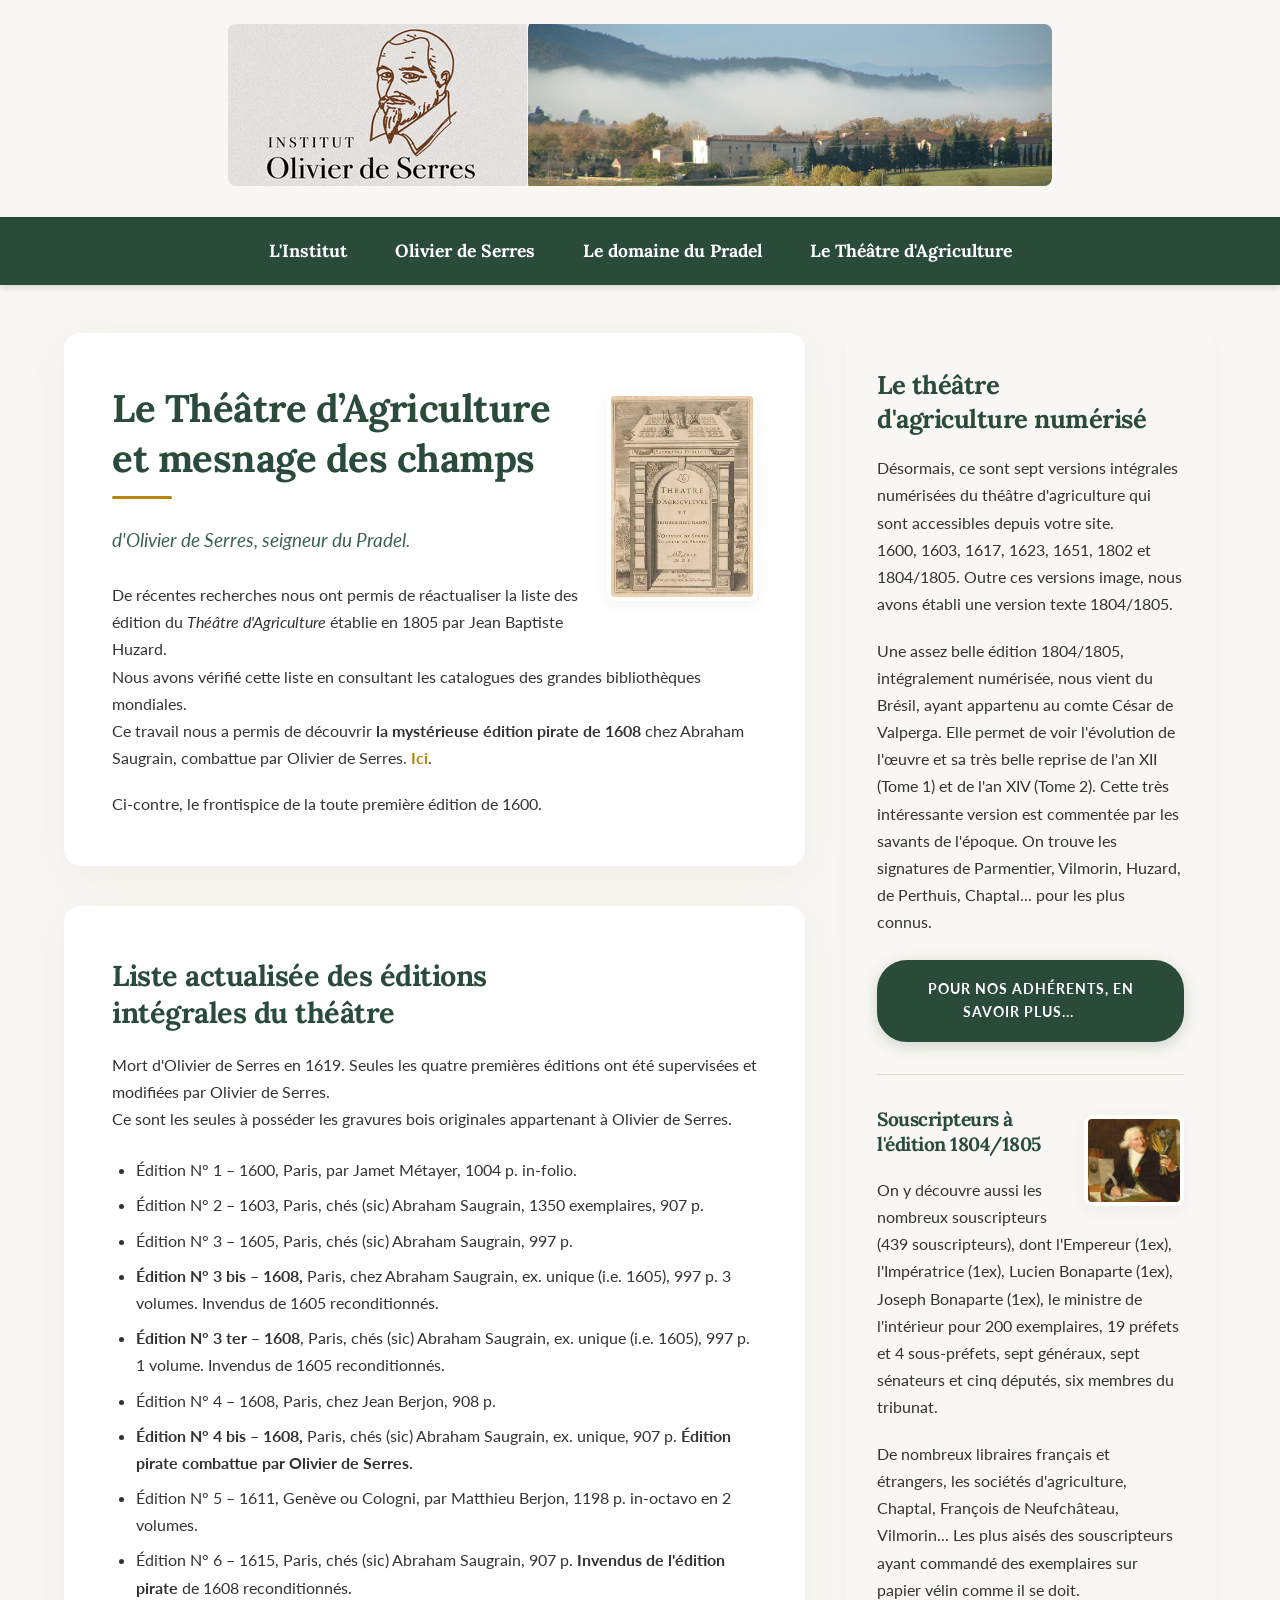
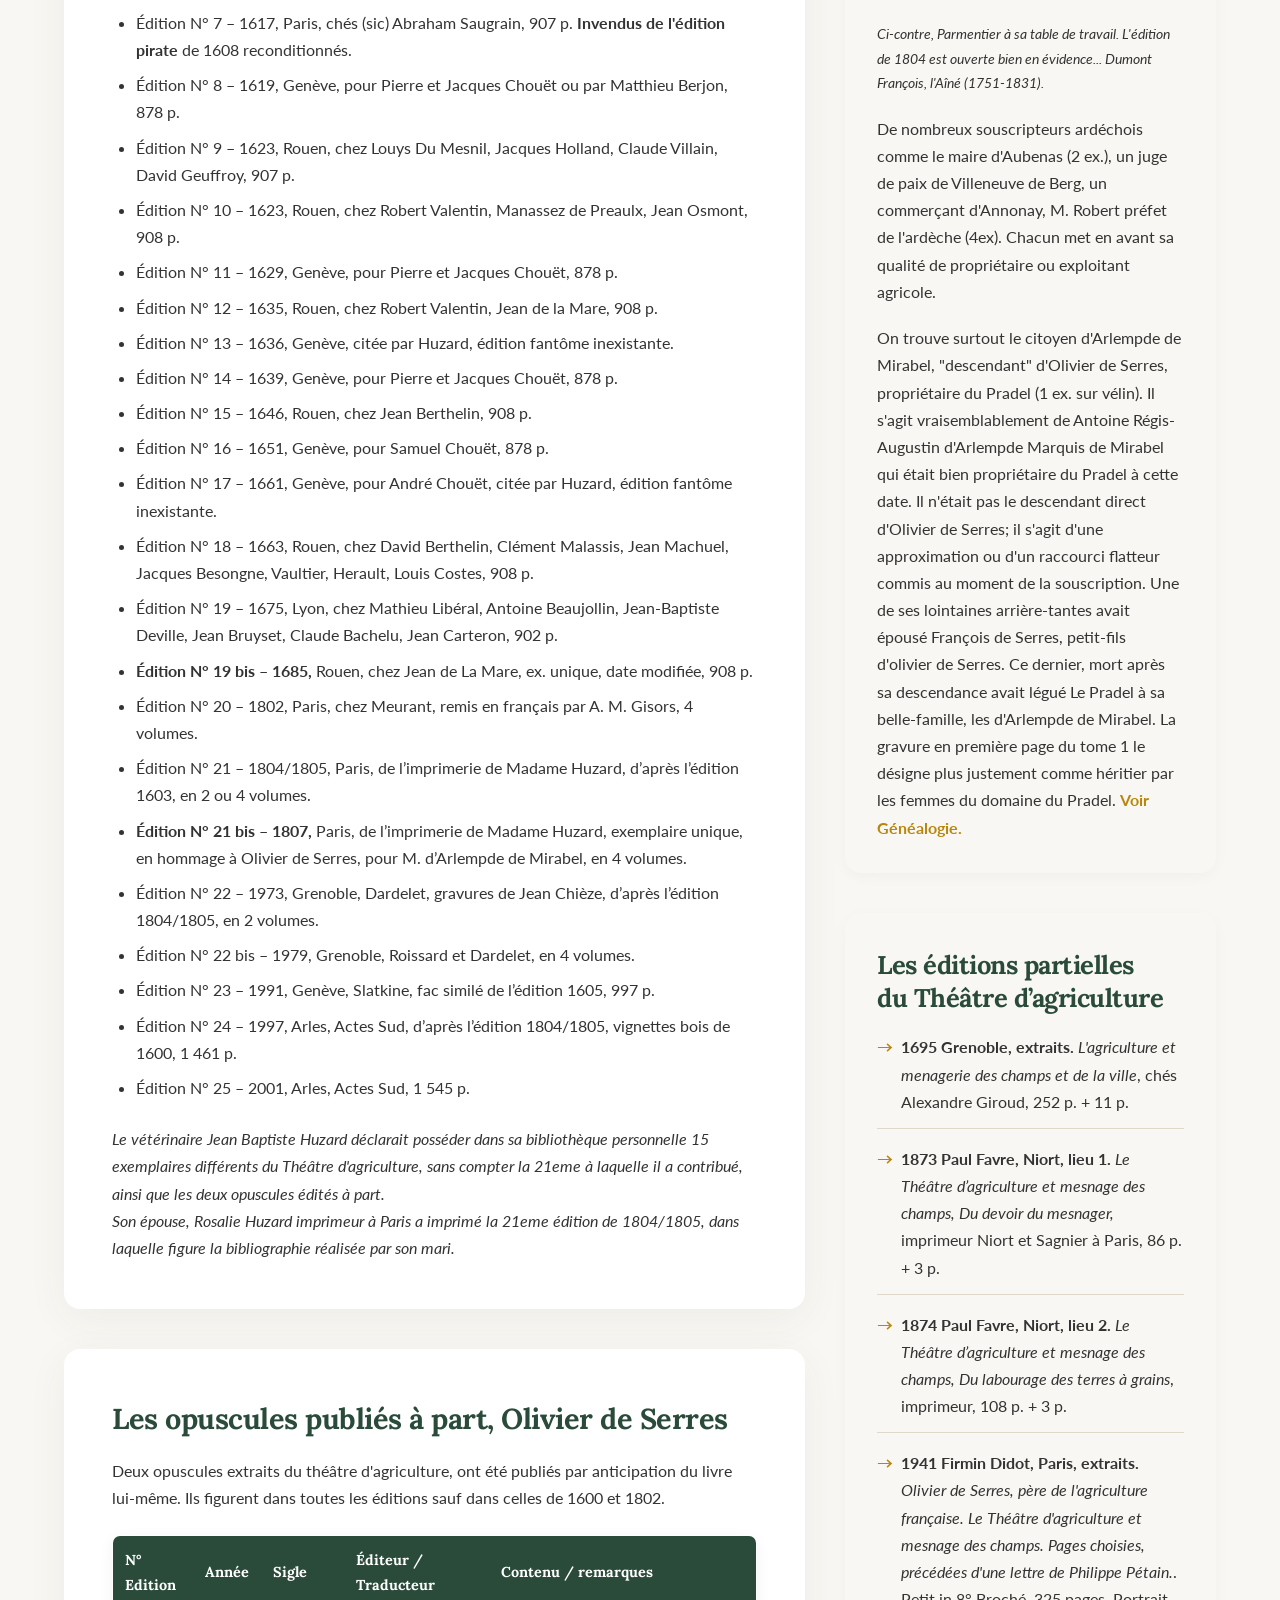
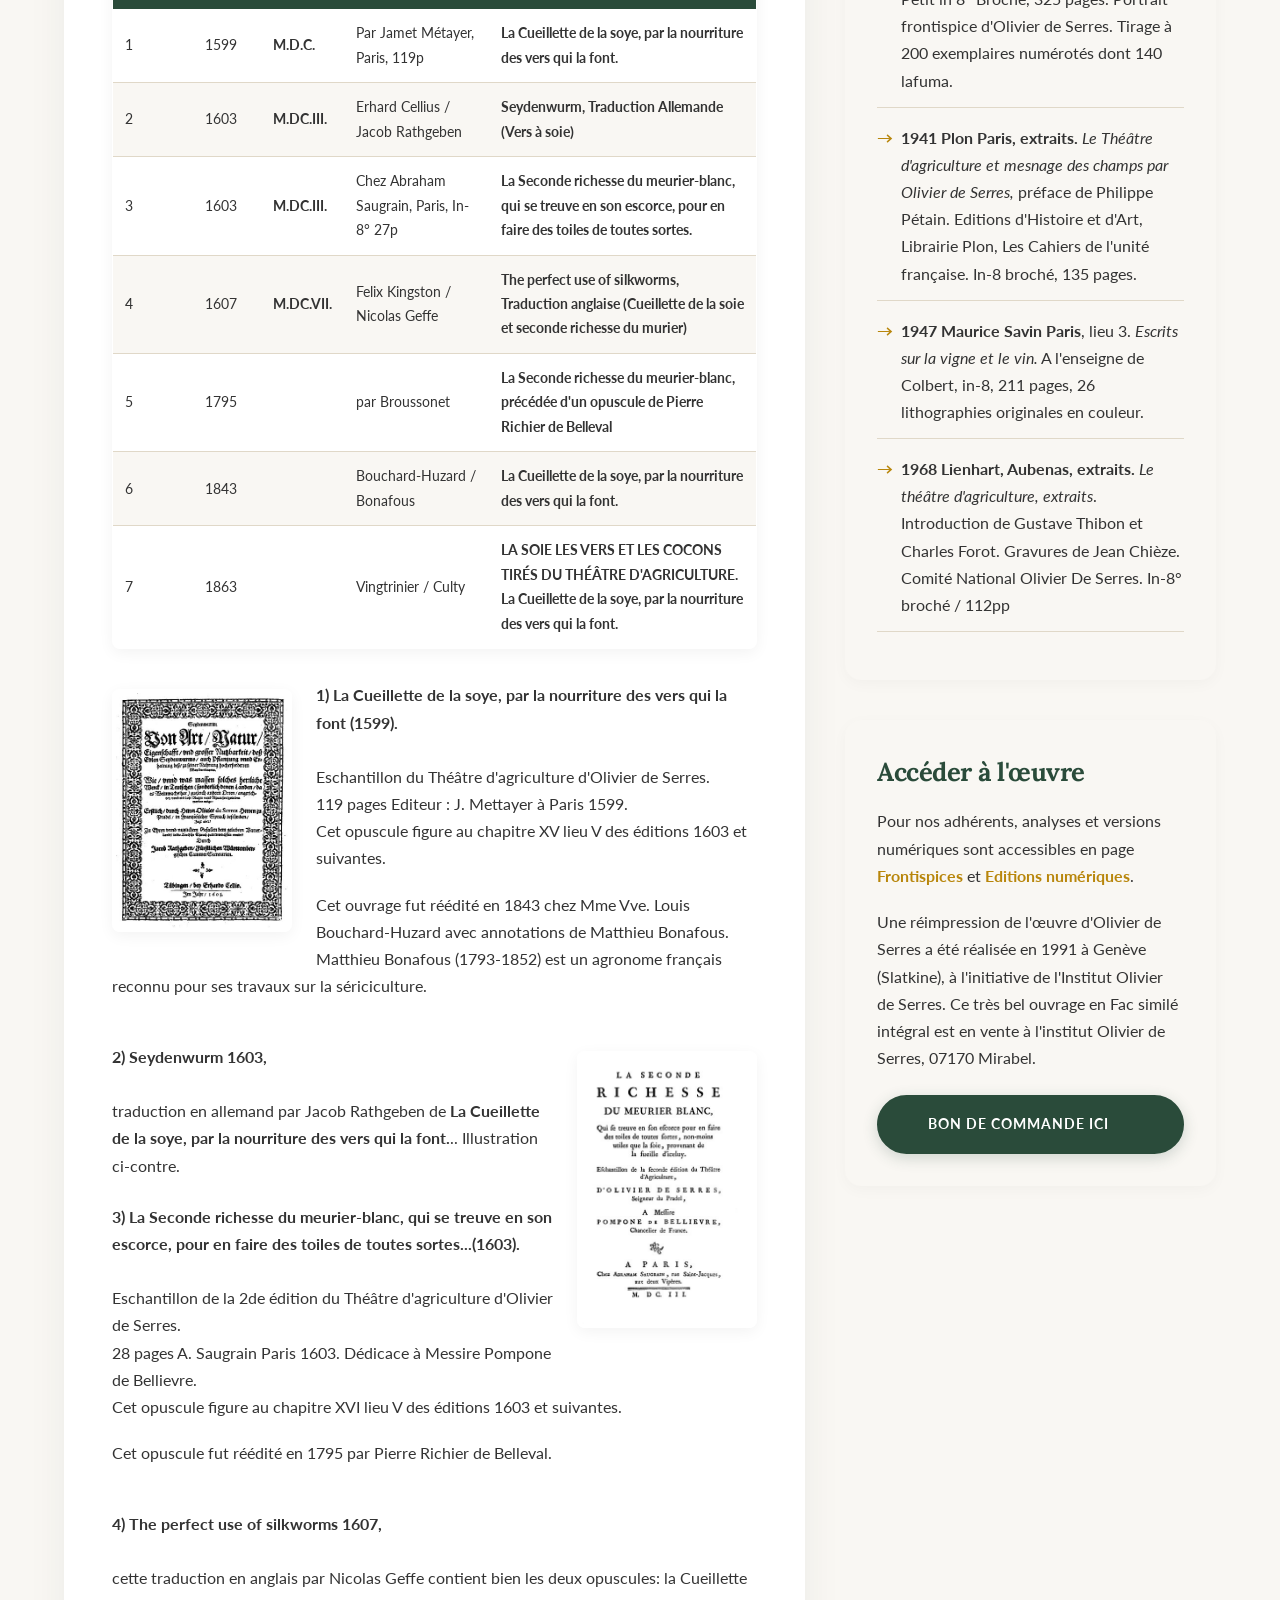
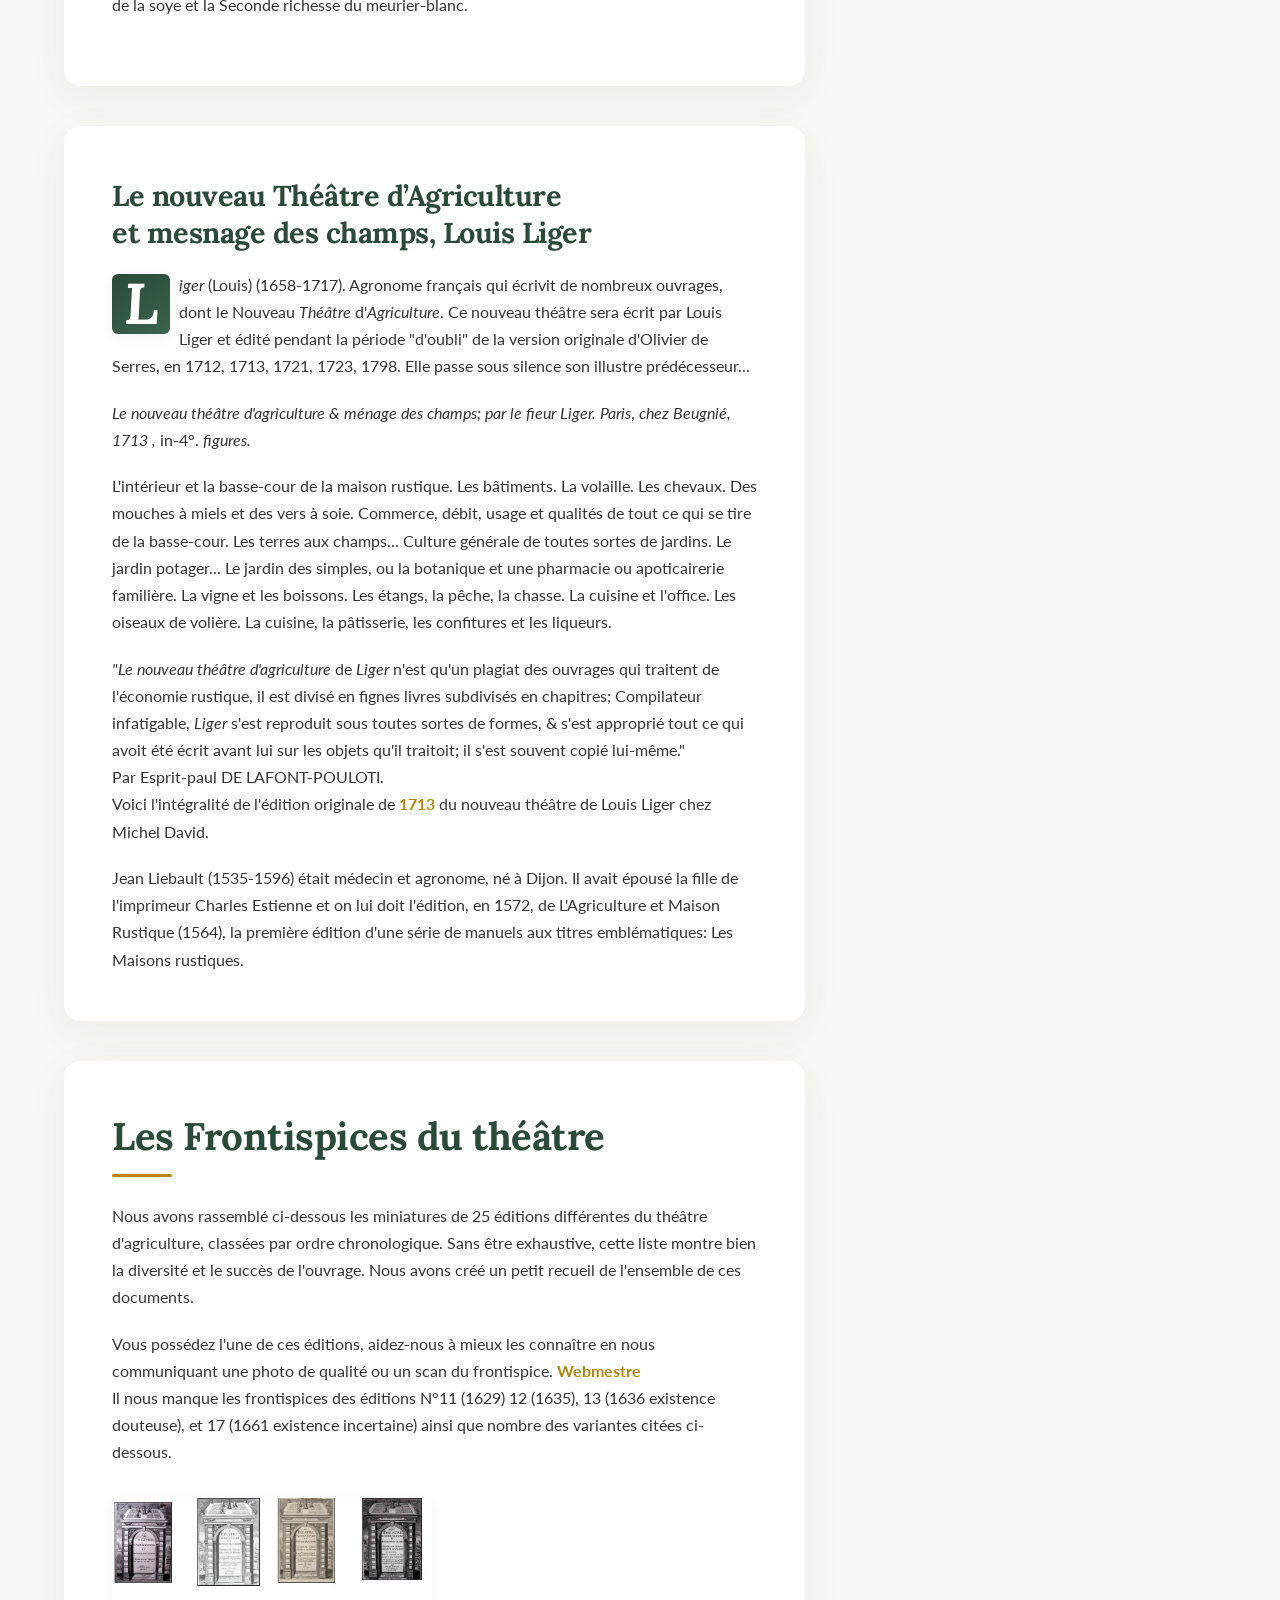
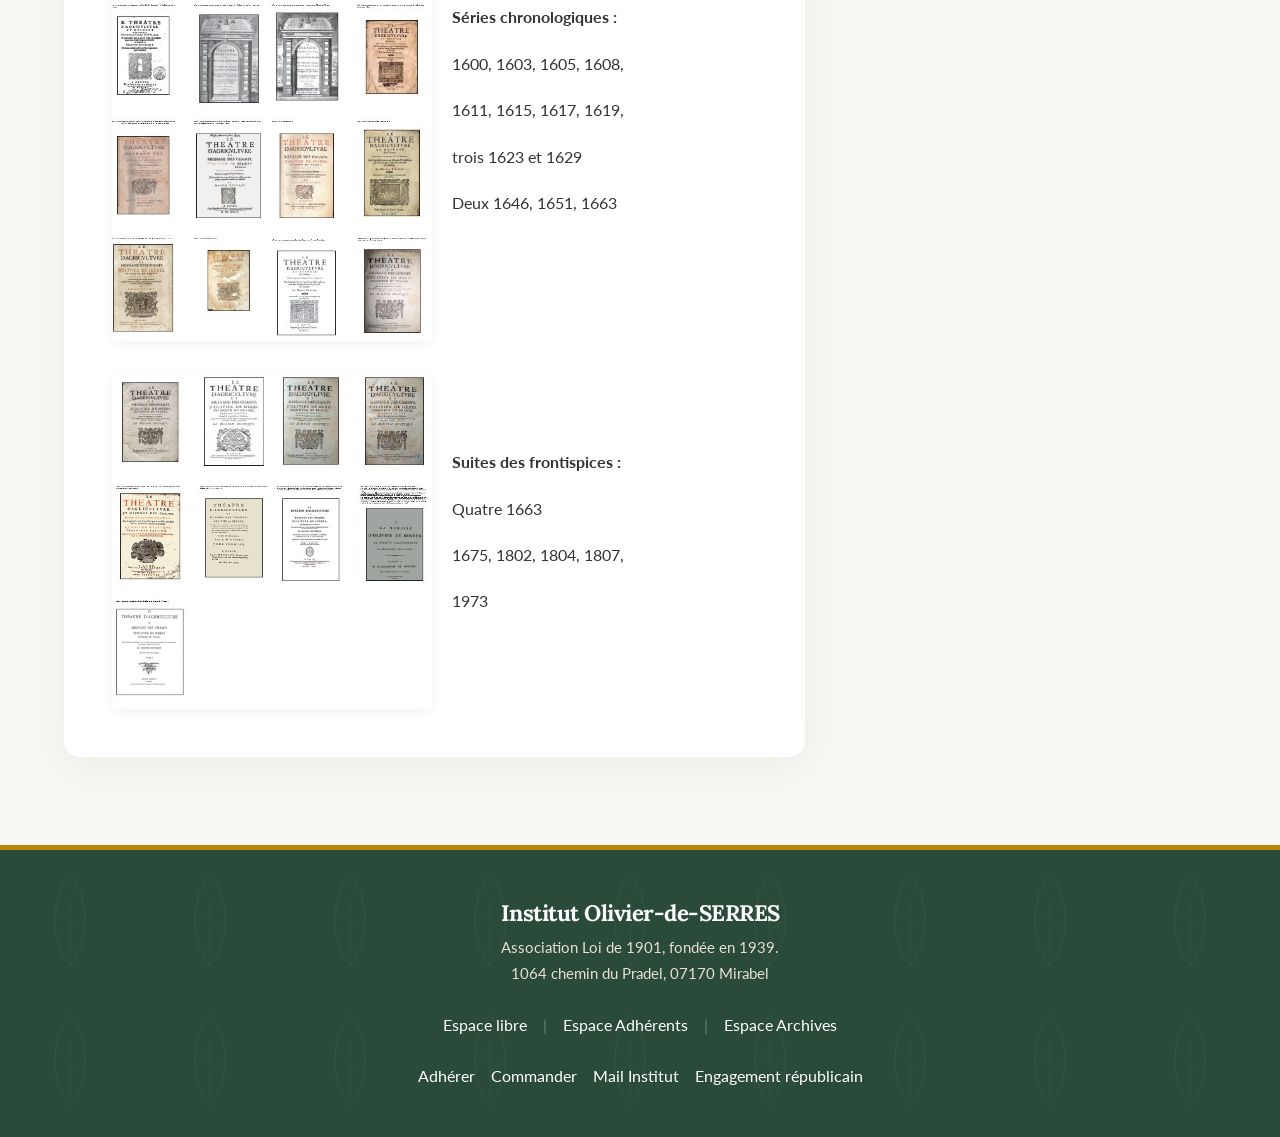
<file: théatre.html>
<!DOCTYPE html>
<html lang="fr">
<head>
    <meta charset="UTF-8">
    <meta name="viewport" content="width=device-width, initial-scale=1.0">
    <title>Institut Olivier de Serres</title>
    <meta name="Author" content="vidalbernard@orange.fr">
    <meta name="Description" content="Olivier, Serres, biographie, oeuvre, editions, Theatre, Agriculture, Institut, Olivier de Serres.">
    <link rel="shortcut icon" href="https://www.institut-olivier-de-serres.fr/logo/medaillon2.ico">
    
    <!-- Polices Google Fonts -->
    <link rel="preconnect" href="https://fonts.googleapis.com">
    <link rel="preconnect" href="https://fonts.gstatic.com" crossorigin>
    <link href="https://fonts.googleapis.com/css2?family=Lato:wght@400;700&family=Lora:wght@400;700&display=swap" rel="stylesheet">
    
    <link rel="stylesheet" href="Institut Olivier de Serres_files/style.css">

    <style>
        /* Styles spécifiques pour le tableau des opuscules et l'affichage des frontispices */
        .opuscules-table {
            width: 100%;
            border-collapse: collapse;
            margin: 1.5rem 0;
            font-size: 0.9rem;
            box-shadow: var(--shadow-soft);
            border-radius: 8px;
            overflow: hidden;
            border: 1px solid var(--color-border);
        }
        .opuscules-table th {
            background-color: var(--color-primary);
            color: var(--color-white);
            padding: 12px;
            text-align: left;
            font-family: var(--font-title);
            font-weight: 700;
        }
        .opuscules-table td {
            padding: 12px;
            border-bottom: 1px solid var(--color-border);
            color: var(--color-text);
        }
        .opuscules-table tr:nth-child(even) td {
            background-color: var(--color-bg);
        }
        .opuscules-table tr:hover td {
            background-color: var(--color-secondary);
        }
        @media (max-width: 768px) {
            .opuscules-table {
                display: block;
                overflow-x: auto;
            }
        }
    </style>
</head>
<body>

    <header class="site-header">
        <div class="container">
            <a href="https://www.institut-olivier-de-serres.fr/index.php">
                <img src="./Institut Olivier de Serres_files/bandeau2.png" alt="Bandeau Institut Olivier de Serres" class="header-banner">
            </a>
        </div>
    </header>

    <nav class="main-nav">
        <div class="container">
            <button class="hamburger" id="hamburger-btn" aria-label="Ouvrir le menu">
                <span></span>
                <span></span>
                <span></span>
            </button>
            
            <ul id="nav-menu">
                <li>
                    <a href="https://www.institut-olivier-de-serres.fr/index.php">L'Institut</a>
                    <ul class="dropdown">
                        <li><a href="https://www.institut-olivier-de-serres.fr/index.php">Actualités Institut</a></li>
                        <li><a href="https://www.institut-olivier-de-serres.fr/Adherents/re1ser2ve4.php">Adhérents</a></li>
                        <li><a href="https://www.institut-olivier-de-serres.fr/base%20mini.php">Nos archives aperçu</a></li>
                        <li><a href="https://www.institut-olivier-de-serres.fr/Etudes_historiques.php">Nos études aperçu</a></li>
                        <li><a href="https://www.institut-olivier-de-serres.fr/Documents/Adhesion.pdf">Adhérer</a></li>
                        <li><a href="https://www.institut-olivier-de-serres.fr/Documents/Bon%20Commande%202021.pdf">Commander</a></li>
                    </ul>
                </li>
                <li>
                    <a href="https://www.institut-olivier-de-serres.fr/Agronome.php">Olivier de Serres</a>
                    <ul class="dropdown">
                        <li><a href="https://www.institut-olivier-de-serres.fr/Agronome.php">L'agronome</a></li>
                        <li><a href="https://www.institut-olivier-de-serres.fr/Ecrivain.php">L'écrivain et le philosophe</a></li>
                        <li><a href="https://www.institut-olivier-de-serres.fr/Ingenieur.php">L'ingénieur</a></li>
                        <li><a href="https://www.institut-olivier-de-serres.fr/jean.php">Jean de Serres</a></li>
                        <li><a href="https://www.institut-olivier-de-serres.fr/genealogie.php">Généalogie des Serres</a></li>
                        <li><a href="https://www.institut-olivier-de-serres.fr/bibliographie.php">Bibliographie</a></li>
                    </ul>
                </li>
                <li>
                    <a href="https://www.institut-olivier-de-serres.fr/pradel.php">Le domaine du Pradel</a>
                     <ul class="dropdown">
                        <li><a href="https://www.institut-olivier-de-serres.fr/pradel.php">Domaine du Pradel</a></li>
                        <li><a href="https://www.institut-olivier-de-serres.fr/irrigation/Gazel.php">Pradel irrigation</a></li>
                        <li><a href="https://www.institut-olivier-de-serres.fr/jardins/jardins.php">Jardins du Pradel</a></li>
                        <li><a href="https://www.institut-olivier-de-serres.fr/villeneuve.php">Villeneuve-de-Berg</a></li>
                    </ul>
                </li>
                <li>
                    <a href="https://www.institut-olivier-de-serres.fr/theatre.php">Le Théâtre d'Agriculture</a>
                    <ul class="dropdown">
                        <li><a href="https://www.institut-olivier-de-serres.fr/theatre.php">Théâtre</a></li>
                        <li><a href="https://www.institut-olivier-de-serres.fr/8lieu.php">Les éditions du théâtre</a></li>
                        <li><a href="https://www.institut-olivier-de-serres.fr/theatre1.php">La 23eme édition</a></li>
                        <li><a href="https://www.institut-olivier-de-serres.fr/Frontispices/Frontispices.php">Frontispices</a></li>
                        <li><a href="https://www.institut-olivier-de-serres.fr/Bois8Lieux.php">8 lieux</a></li>
                    </ul>
                </li>
            </ul>
        </div>
    </nav>

    <main class="container">
        <div class="main-content">
            
            <!-- COLONNE DE GAUCHE : CONTENU PRINCIPAL -->
            <article class="content-column">
                
                <section class="card">
                    <img src="./Institut Olivier de Serres_files/1600c.jpg" alt="Frontispice 1600" class="float-right">
                    <h1>Le Théâtre d’Agriculture et mesnage des champs</h1>
                    <p class="subtitle" style="font-size: 1.2rem; font-style: italic; color: var(--color-primary-light); margin-bottom: 1.5rem;">d'Olivier de Serres, seigneur du Pradel.</p>
                    <p>De récentes recherches nous ont permis de réactualiser la liste des édition du <em>Théâtre d'Agriculture</em> établie en 1805 par Jean Baptiste Huzard. <br>
                    Nous avons vérifié cette liste en consultant les catalogues des grandes bibliothèques mondiales. <br>
                    Ce travail nous a permis de découvrir <span class="Style2" style="font-weight: bold;">la mystérieuse édition pirate de 1608</span> chez Abraham Saugrain, combattue par Olivier de Serres. <a href="https://www.institut-olivier-de-serres.fr/HSR.php">Ici</a>.</p>
                    <p>Ci-contre, le frontispice de la toute première édition de 1600.</p>
                </section>

                <section class="card">
                    <h2>Liste actualisée des éditions intégrales du théâtre</h2>
                    <p>Mort d'Olivier de Serres en 1619. Seules les quatre premières éditions ont été supervisées et modifiées par Olivier de Serres. <br>
                    Ce sont les seules à posséder les gravures bois originales appartenant à Olivier de Serres. </p>
                    
                    <ul style="margin-top: 1.5rem;">
                        <li>Édition N° 1 – 1600, Paris, par Jamet Métayer, 1004 p. in-folio.</li>
                        <li>Édition N° 2 – 1603, Paris, chés (sic) Abraham Saugrain, 1350 exemplaires, 907 p.</li>
                        <li>Édition N° 3 – 1605, Paris, chés (sic) Abraham Saugrain, 997 p.</li>
                        <li><strong>Édition N° 3 bis – 1608,</strong> Paris, chez Abraham Saugrain, ex. unique (i.e. 1605), 997 p. 3 volumes. Invendus de 1605 reconditionnés.</li>
                        <li><strong>Édition N° 3 ter – 1608</strong>, Paris, chés (sic) Abraham Saugrain, ex. unique (i.e. 1605), 997 p. 1 volume. Invendus de 1605 reconditionnés.</li>
                        <li>Édition N° 4 – 1608, Paris, chez Jean Berjon, 908 p.</li>
                        <li><strong>Édition N° 4 bis – 1608,</strong> Paris, chés (sic) Abraham Saugrain, ex. unique, 907 p. <strong>Édition pirate combattue par Olivier de Serres.</strong></li>
                        <li>Édition N° 5 – 1611, Genève ou Cologni, par Matthieu Berjon, 1198 p. in-octavo en 2 volumes.</li>
                        <li>Édition N° 6 – 1615, Paris, chés (sic) Abraham Saugrain, 907 p. <strong>Invendus de l'édition pirate</strong> de 1608 reconditionnés.</li>
                        <li>Édition N° 7 – 1617, Paris, chés (sic) Abraham Saugrain, 907 p. <strong>Invendus de l'édition pirate</strong> de 1608 reconditionnés.</li>
                        <li>Édition N° 8 – 1619, Genève, pour Pierre et Jacques Chouët ou par Matthieu Berjon, 878 p.</li>
                        <li>Édition N° 9 – 1623, Rouen, chez Louys Du Mesnil, Jacques Holland, Claude Villain, David Geuffroy, 907 p.</li>
                        <li>Édition N° 10 – 1623, Rouen, chez Robert Valentin, Manassez de Preaulx, Jean Osmont, 908 p.</li>
                        <li>Édition N° 11 – 1629, Genève, pour Pierre et Jacques Chouët, 878 p.</li>
                        <li>Édition N° 12 – 1635, Rouen, chez Robert Valentin, Jean de la Mare, 908 p.</li>
                        <li>Édition N° 13 – 1636, Genève, citée par Huzard, édition fantôme inexistante.</li>
                        <li>Édition N° 14 – 1639, Genève, pour Pierre et Jacques Chouët, 878 p.</li>
                        <li>Édition N° 15 – 1646, Rouen, chez Jean Berthelin, 908 p.</li>
                        <li>Édition N° 16 – 1651, Genève, pour Samuel Chouët, 878 p.</li>
                        <li>Édition N° 17 – 1661, Genève, pour André Chouët, citée par Huzard, édition fantôme inexistante.</li>
                        <li>Édition N° 18 – 1663, Rouen, chez David Berthelin, Clément Malassis, Jean Machuel, Jacques Besongne, Vaultier, Herault, Louis Costes, 908 p.</li>
                        <li>Édition N° 19 – 1675, Lyon, chez Mathieu Libéral, Antoine Beaujollin, Jean-Baptiste Deville, Jean Bruyset, Claude Bachelu, Jean Carteron, 902 p.</li>
                        <li><strong>Édition N° 19 bis – 1685,</strong> Rouen, chez Jean de La Mare, ex. unique, date modifiée, 908 p.</li>
                        <li>Édition N° 20 – 1802, Paris, chez Meurant, remis en français par A. M. Gisors, 4 volumes.</li>
                        <li>Édition N° 21 – 1804/1805, Paris, de l’imprimerie de Madame Huzard, d’après l’édition 1603, en 2 ou 4 volumes.</li>
                        <li><strong>Édition N° 21 bis – 1807,</strong> Paris, de l’imprimerie de Madame Huzard, exemplaire unique, en hommage à Olivier de Serres, pour M. d’Arlempde de Mirabel, en 4 volumes.</li>
                        <li>Édition N° 22 – 1973, Grenoble, Dardelet, gravures de Jean Chièze, d’après l’édition 1804/1805, en 2 volumes.</li>
                        <li>Édition N° 22 bis – 1979, Grenoble, Roissard et Dardelet, en 4 volumes.</li>
                        <li>Édition N° 23 – 1991, Genève, Slatkine, fac similé de l’édition 1605, 997 p.</li>
                        <li>Édition N° 24 – 1997, Arles, Actes Sud, d’après l’édition 1804/1805, vignettes bois de 1600, 1 461 p.</li>
                        <li>Édition N° 25 – 2001, Arles, Actes Sud, 1 545 p.</li>
                    </ul>
                    
                    <p style="margin-top: 1.5rem; font-style: italic;">Le vétérinaire Jean Baptiste Huzard déclarait posséder dans sa bibliothèque personnelle 15 exemplaires différents du Théâtre d'agriculture, sans compter la 21eme à laquelle il a contribué, ainsi que les deux opuscules édités à part. <br>
                    Son épouse, Rosalie Huzard imprimeur à Paris a imprimé la 21eme édition de 1804/1805, dans laquelle figure la bibliographie réalisée par son mari.</p>
                </section>

                <section class="card">
                    <h2>Les opuscules publiés à part, Olivier de Serres</h2>
                    <p>Deux opuscules extraits du théâtre d'agriculture, ont été publiés par anticipation du livre lui-même. Ils figurent dans toutes les éditions sauf dans celles de 1600 et 1802.</p>
                    
                    <table class="opuscules-table">
                        <thead>
                            <tr>
                                <th>N° Edition</th>
                                <th>Année</th>
                                <th>Sigle</th>
                                <th>Éditeur / Traducteur</th>
                                <th>Contenu / remarques</th>
                            </tr>
                        </thead>
                        <tbody>
                            <tr>
                                <td>1</td>
                                <td>1599</td>
                                <td><strong>M.D.C.</strong></td>
                                <td>Par Jamet Métayer, Paris, 119p</td>
                                <td><strong>La Cueillette de la soye, par la nourriture des vers qui la font.</strong></td>
                            </tr>
                            <tr>
                                <td>2</td>
                                <td>1603</td>
                                <td><strong>M.DC.III.</strong></td>
                                <td>Erhard Cellius / Jacob Rathgeben</td>
                                <td><strong>Seydenwurm, Traduction Allemande (Vers à soie)</strong></td>
                            </tr>
                            <tr>
                                <td>3</td>
                                <td>1603</td>
                                <td><strong>M.DC.III.</strong></td>
                                <td>Chez Abraham Saugrain, Paris, In-8° 27p</td>
                                <td><strong>La Seconde richesse du meurier-blanc, qui se treuve en son escorce, pour en faire des toiles de toutes sortes.</strong></td>
                            </tr>
                            <tr>
                                <td>4</td>
                                <td>1607</td>
                                <td><strong>M.DC.VII.</strong></td>
                                <td>Felix Kingston / Nicolas Geffe</td>
                                <td><strong>The perfect use of silkworms, Traduction anglaise (Cueillette de la soie et seconde richesse du murier)</strong></td>
                            </tr>
                            <tr>
                                <td>5</td>
                                <td>1795</td>
                                <td></td>
                                <td>par Broussonet</td>
                                <td><strong>La Seconde richesse du meurier-blanc, précédée d'un opuscule de Pierre Richier de Belleval</strong></td>
                            </tr>
                            <tr>
                                <td>6</td>
                                <td>1843</td>
                                <td></td>
                                <td>Bouchard-Huzard / Bonafous</td>
                                <td><strong>La Cueillette de la soye, par la nourriture des vers qui la font.</strong></td>
                            </tr>
                            <tr>
                                <td>7</td>
                                <td>1863</td>
                                <td></td>
                                <td>Vingtrinier / Culty</td>
                                <td><strong>LA SOIE LES VERS ET LES COCONS TIRÉS DU THÉÂTRE D'AGRICULTURE.</strong><br><strong>La Cueillette de la soye, par la nourriture des vers qui la font.</strong></td>
                            </tr>
                        </tbody>
                    </table>

                    <div style="margin-top: 2rem;">
                        <img src="./Institut Olivier de Serres_files/1603Seidenwurm2.jpg" alt="Seidenwurm 1603" class="float-left" style="max-width: 180px;">
                        <p><strong>1) La Cueillette de la soye, par la nourriture des vers qui la font (1599).</strong><br><br>
                        Eschantillon du Théâtre d'agriculture d'Olivier de Serres.<br>
                        119 pages Editeur : J. Mettayer à Paris 1599. <br>
                        Cet opuscule figure au chapitre XV lieu V des éditions 1603 et suivantes.</p>
                        <p>Cet ouvrage fut réédité en 1843 chez Mme Vve. Louis Bouchard-Huzard avec annotations de Matthieu Bonafous. Matthieu Bonafous (1793-1852) est un agronome français reconnu pour ses travaux sur la sériciculture.</p>
                    </div>

                    <div style="clear: both; padding-top: 1.5rem;">
                        <img src="./Institut Olivier de Serres_files/meurier3.jpg" alt="meurier" class="float-right" style="max-width: 180px;">
                        <p><strong>2) Seydenwurm 1603,</strong><br><br>
                        traduction en allemand par Jacob Rathgeben de <strong>La Cueillette de la soye, par la nourriture des vers qui la font.</strong>.. Illustration ci-contre.</p>
                        
                        <p style="margin-top: 1.5rem;"><strong>3) La Seconde richesse du meurier-blanc, qui se treuve en son escorce, pour en faire des toiles de toutes sortes...(1603).</strong><br><br>
                        Eschantillon de la 2de édition du Théâtre d'agriculture d'Olivier de Serres.<br>
                        28 pages A. Saugrain Paris 1603. Dédicace à Messire Pompone de Bellievre.<br>
                        Cet opuscule figure au chapitre XVI lieu V des éditions 1603 et suivantes.</p>
                        <p>Cet opuscule fut réédité en 1795 par Pierre Richier de Belleval.</p>
                    </div>

                    <div style="clear: both; padding-top: 1.5rem;">
                        <p><strong>4) The perfect use of silkworms 1607,</strong><br><br>
                        cette traduction en anglais par Nicolas Geffe contient bien les deux opuscules: la Cueillette de la soye et la Seconde richesse du meurier-blanc.</p>
                    </div>
                </section>

                <section class="card">
                    <h2>Le nouveau Théâtre d’Agriculture et mesnage des champs, Louis Liger</h2>
                    <p><em>Liger</em>&nbsp;(Louis) (1658-1717). Agronome français qui écrivit de nombreux ouvrages, dont le Nouveau&nbsp;<em>Théâtre</em>&nbsp;d'<em>Agriculture</em>. Ce nouveau théâtre sera écrit par Louis Liger et édité pendant la période "d'oubli" de la version originale d'Olivier de Serres, en 1712, 1713, 1721, 1723, 1798. Elle passe sous silence son illustre prédécesseur...</p>
                    <p><em>Le nouveau théâtre&nbsp;d'agriculture&nbsp;&amp; ménage des champs; par le fieur&nbsp;Liger.&nbsp;Paris</em>,&nbsp;<em>chez Beugnié, 1713 ,&nbsp;</em>in-4°.&nbsp;<em>figures.</em></p>
                    <p>L'intérieur et la basse-cour de la maison rustique. Les bâtiments. La volaille. Les chevaux. Des mouches à miels et des vers à soie. Commerce, débit, usage et qualités de tout ce qui se tire de la basse-cour. Les terres aux champs... Culture générale de toutes sortes de jardins. Le jardin potager... Le jardin des simples, ou la botanique et une pharmacie ou apoticairerie familière. La vigne et les boissons. Les étangs, la pêche, la chasse. La cuisine et l'office. Les oiseaux de volière. La cuisine, la pâtisserie, les confitures et les liqueurs.</p>
                    <p><em>"Le nouveau théâtre d'agriculture&nbsp;</em>de&nbsp;<em>Liger&nbsp;</em>n'est qu'un plagiat des ouvrages qui traitent de l'économie rustique, il est divisé en fignes livres subdivisés en chapitres; Compilateur infatigable,&nbsp;<em>Liger&nbsp;</em>s'est reproduit sous toutes sortes de formes, &amp; s'est approprié tout ce qui avoit été écrit avant lui sur les objets qu'il traitoit; il s'est souvent copié lui-même." Par&nbsp;Esprit-paul&nbsp;DE LAFONT-POULOTI.<br>
                    Voici l'intégralité de l'édition originale de <strong><a href="https://books.google.fr/books?id=NXkTAAAAYAAJ&amp;dq=blason%20olivier%20https://books.google.fr/books?id=NXkTAAAAYAAJ&amp;printsec=frontcover#v=onepage&amp;q&amp;f=false">1713</a></strong> du nouveau théâtre de Louis Liger chez Michel David.</p>
                    <p>Jean Liebault&nbsp;(1535-1596) était médecin et agronome, né à Dijon. Il avait épousé la fille de l'imprimeur Charles Estienne et on lui doit l'édition, en 1572, de&nbsp;L'Agriculture et&nbsp;Maison Rustique&nbsp;(1564), la première édition d'une série de manuels aux titres emblématiques: Les Maisons rustiques.</p>
                </section>

                <section class="card">
                    <h1>Les Frontispices du théâtre</h1>
                    <p>Nous avons rassemblé ci-dessous les miniatures de 25 éditions différentes du théâtre d'agriculture, classées par ordre chronologique. Sans être exhaustive, cette liste montre bien la diversité et le succès de l'ouvrage. Nous avons créé un petit recueil de l'ensemble de ces documents.</p>
                    <p>Vous possédez l'une de ces éditions, aidez-nous à mieux les connaître en nous communiquant une photo de qualité ou un scan du frontispice. <a href="mailto:vidalbernard@orange.fr">Webmestre</a><br>
                    Il nous manque les frontispices des éditions N°11 (1629) 12 (1635), 13 (1636 existence douteuse), et 17 (1661 existence incertaine) ainsi que nombre des variantes citées ci-dessous.</p>
                    
                    <div style="display: flex; gap: 20px; align-items: center; margin-top: 2rem; margin-bottom: 2rem; flex-wrap: wrap;">
                        <img src="./Institut Olivier de Serres_files/16frontispices.jpg" alt="16 Frontispices" style="max-width: 320px; width: 100%; height: auto; border-radius: 8px; box-shadow: var(--shadow-soft);">
                        <div style="flex: 1; min-width: 200px;">
                            <p><strong>Séries chronologiques :</strong></p>
                            <p>1600, 1603, 1605, 1608,</p>
                            <p>1611, 1615, 1617, 1619,</p>
                            <p>trois 1623 et 1629</p>
                            <p>Deux 1646, 1651, 1663</p>
                        </div>
                    </div>

                    <div style="display: flex; gap: 20px; align-items: center; flex-wrap: wrap;">
                        <img src="./Institut Olivier de Serres_files/9Frontispices.jpg" alt="9 Frontispices" style="max-width: 320px; width: 100%; height: auto; border-radius: 8px; box-shadow: var(--shadow-soft);">
                        <div style="flex: 1; min-width: 200px;">
                            <p><strong>Suites des frontispices :</strong></p>
                            <p>Quatre 1663</p>
                            <p>1675, 1802, 1804, 1807,</p>
                            <p>1973</p>
                        </div>
                    </div>
                </section>

            </article>

            <!-- COLONNE DE DROITE : ACTUALITÉS ET SIDEBAR -->
            <aside class="sidebar-column">
                
                <section class="card">
                    <h1 style="font-size: 1.6rem;">Le théâtre d'agriculture numérisé</h1>
                    <p>Désormais, ce sont sept versions intégrales numérisées du théâtre d'agriculture qui sont accessibles depuis votre site.<br>
                    1600, 1603, 1617, 1623, 1651, 1802 et 1804/1805. Outre ces versions image, nous avons établi une version texte 1804/1805.</p>
                    <p>Une assez belle édition 1804/1805, intégralement numérisée, nous vient du Brésil, ayant appartenu au comte César de Valperga. Elle permet de voir l'évolution de l'œuvre et sa très belle reprise de l'an XII (Tome 1) et de l'an XIV (Tome 2). Cette très intéressante version est commentée par les savants de l'époque. On trouve les signatures de Parmentier, Vilmorin, Huzard, de Perthuis, Chaptal... pour les plus connus.</p>
                    
                    <p style="margin-top: 1.5rem;"><strong><a href="https://www.olivier-de-serres.org/public_html/numeriques.php" class="button" style="width: 100%; text-align: center;">Pour nos adhérents, en savoir plus...</a></strong></p>

                    <hr style="border: 0; border-top: 1px solid var(--color-border); margin: 2rem 0;">

                    <img src="./Institut Olivier de Serres_files/Parmentierdetail.jpg" alt="Parmentier" class="float-right small-img" style="max-width: 100px;">
                    <h3 style="font-size: 1.2rem; margin-top: 1rem;">Souscripteurs à l'édition 1804/1805</h3>
                    <p>On y découvre aussi les nombreux souscripteurs (439 souscripteurs), dont l'Empereur (1ex), l'Impératrice (1ex), Lucien Bonaparte (1ex), Joseph Bonaparte (1ex), le ministre de l'intérieur pour 200 exemplaires, 19 préfets et 4 sous-préfets, sept généraux, sept sénateurs et cinq députés, six membres du tribunat.</p>
                    <p>De nombreux libraires français et étrangers, les sociétés d'agriculture, Chaptal, François de Neufchâteau, Vilmorin... Les plus aisés des souscripteurs ayant commandé des exemplaires sur papier vélin comme il se doit.</p>
                    <p style="font-style: italic; font-size: 0.9rem;">Ci-contre, Parmentier à sa table de travail. L'édition de 1804 est ouverte bien en évidence... Dumont François, l'Aîné (1751-1831).</p>
                    <p>De nombreux souscripteurs ardéchois comme le maire d'Aubenas (2 ex.), un juge de paix de Villeneuve de Berg, un commerçant d'Annonay, M. Robert préfet de l'ardèche (4ex). Chacun met en avant sa qualité de propriétaire ou exploitant agricole.</p>
                    <p>On trouve surtout le citoyen d'Arlempde de Mirabel, "descendant" d'Olivier de Serres, propriétaire du Pradel (1 ex. sur vélin). Il s'agit vraisemblablement de Antoine Régis-Augustin d'Arlempde Marquis de Mirabel qui était bien propriétaire du Pradel à cette date. Il n'était pas le descendant direct d'Olivier de Serres; il s'agit d'une approximation ou d'un raccourci flatteur commis au moment de la souscription. Une de ses lointaines arrière-tantes avait épousé François de Serres, petit-fils d'olivier de Serres. Ce dernier, mort après sa descendance avait légué Le Pradel à sa belle-famille, les d'Arlempde de Mirabel. La gravure en première page du tome 1 le désigne plus justement comme héritier par les femmes du domaine du Pradel. <a href="https://www.institut-olivier-de-serres.fr/genealogie.php">Voir Généalogie.</a></p>
                </section>
                
                <section class="card">
                    <h1 style="font-size: 1.6rem;">Les éditions partielles du Théâtre d’agriculture</h1>
                    <ul>
                        <li><strong>1695 Grenoble, extraits.</strong> <em>L'agriculture et menagerie des champs et de la ville</em>, chés Alexandre Giroud, 252 p. + 11 p.</li>
                        <li><strong>1873 Paul Favre, Niort, lieu 1.</strong> <em>Le Théâtre d’agriculture et mesnage des champs, Du devoir du mesnager,</em> imprimeur Niort et Sagnier à Paris, 86 p. + 3 p.</li>
                        <li><strong>1874 Paul Favre, Niort, lieu 2.</strong> <em>Le Théâtre d’agriculture et mesnage des champs, Du labourage des terres à grains</em>, imprimeur, 108 p. + 3 p.</li>
                        <li><strong>1941 Firmin Didot, Paris, extraits.</strong> <em>Olivier de Serres, père de l'agriculture française. Le Théâtre d'agriculture et mesnage des champs. Pages choisies, précédées d'une lettre de Philippe Pétain.</em>. Petit in 8° Broché, 325 pages. Portrait frontispice d'Olivier de Serres. Tirage à 200 exemplaires numérotés dont 140 lafuma.</li>
                        <li><strong>1941 Plon Paris, extraits.</strong> <em>Le Théâtre d'agriculture et mesnage des champs par Olivier de Serres, </em>préface de Philippe Pétain. Editions d'Histoire et d'Art, Librairie Plon, Les Cahiers de l'unité française. In-8 broché, 135 pages.</li>
                        <li><strong>1947 Maurice Savin Paris</strong>, lieu 3. <em>Escrits sur la vigne et le vin.</em> A l'enseigne de Colbert, in-8, 211 pages, 26 lithographies originales en couleur.</li>
                        <li><strong>1968 Lienhart, Aubenas, extraits.</strong> <em>Le théâtre d'agriculture, extraits</em>. Introduction de Gustave Thibon et Charles Forot. Gravures de Jean Chièze. Comité National Olivier De Serres. In-8° broché / 112pp</li>
                    </ul>
                </section>

                <section class="card">
                    <h1 style="font-size: 1.6rem;">Accéder à l'œuvre</h1>
                    <p>Pour nos adhérents, analyses et versions numériques sont accessibles en page <a href="https://www.institut-olivier-de-serres.fr/Adherents/Frontispices.php">Frontispices</a> et <a href="https://www.institut-olivier-de-serres.fr/Adherents/numeriques.php">Editions numériques</a>.</p>
                    <p>Une réimpression de l'œuvre d'Olivier de Serres a été réalisée en 1991 à Genève (Slatkine), à l'initiative de l'Institut Olivier de Serres. Ce très bel ouvrage en Fac similé intégral est en vente à l'institut Olivier de Serres, 07170 Mirabel.</p>
                    
                    <p style="margin-top: 1.5rem;"><strong><a href="https://www.institut-olivier-de-serres.fr/adhesion.pdf" class="button" style="width: 100%; text-align: center;">Bon de commande ici</a></strong></p>
                </section>

            </aside>

        </div>
    </main>

    <footer class="site-footer">
        <div class="container">
            <h3>Institut Olivier-de-SERRES</h3>
            <p style="margin-bottom: 0;">Association Loi de 1901, fondée en 1939.</p>
            <p>1064 chemin du Pradel, 07170 Mirabel</p>
            
            <div class="footer-links">
                <a href="https://www.institut-olivier-de-serres.fr/index.php">Espace libre</a>
                <span>|</span>
                <a href="https://www.institut-olivier-de-serres.fr/Adherents/re1ser2ve4.php">Espace Adhérents</a>
                <span>|</span>
                <a href="https://www.institut-olivier-de-serres.fr/Sandre/index.php">Espace Archives</a>
            </div>
            
             <div class="footer-actions">
                <a href="https://www.institut-olivier-de-serres.fr/Documents/Adhesion.pdf">Adhérer</a>
                <a href="https://www.institut-olivier-de-serres.fr/Documents/Bon%20Commande%202021.pdf">Commander</a>
                <a href="mailto:institutolivierdeserres@gmail.com">Mail Institut</a>
                <a href="https://www.institut-olivier-de-serres.fr/Documents/Engagement.pdf">Engagement républicain</a>
             </div>
        </div>
    </footer>

    <script>
        document.addEventListener('DOMContentLoaded', function() {
            const hamburgerBtn = document.getElementById('hamburger-btn');
            const navMenu = document.getElementById('nav-menu');
            const parentLinks = document.querySelectorAll('.main-nav > .container > ul > li > a');

            // 1. Ouvrir/Fermer le menu hamburger
            hamburgerBtn.addEventListener('click', function(e) {
                e.stopPropagation();
                hamburgerBtn.classList.toggle('active');
                navMenu.classList.toggle('active');
            });

            // 2. Gérer les sous-menus en version mobile
            parentLinks.forEach(link => {
                link.addEventListener('click', function(e) {
                    if (window.innerWidth <= 768) {
                        const dropdown = this.nextElementSibling;
                        if (dropdown && dropdown.classList.contains('dropdown')) {
                            e.preventDefault();
                            e.stopPropagation();

                            document.querySelectorAll('.dropdown').forEach(drop => {
                                if(drop !== dropdown) drop.classList.remove('open');
                            });
                            document.querySelectorAll('.main-nav > .container > ul > li > a').forEach(l => {
                                if(l !== this) l.classList.remove('submenu-open');
                            });

                            dropdown.classList.toggle('open');
                            this.classList.toggle('submenu-open');
                        }
                    }
                });
            });

            document.addEventListener('click', function() {
                if (window.innerWidth <= 768) {
                    hamburgerBtn.classList.remove('active');
                    navMenu.classList.remove('active');
                    document.querySelectorAll('.dropdown').forEach(drop => drop.classList.remove('open'));
                    document.querySelectorAll('.submenu-open').forEach(l => l.classList.remove('submenu-open'));
                }
            });
        });

        if (window.innerWidth <= 768) {
            const cards = document.querySelectorAll('.card');
            cards.forEach((card, index) => {
                if (index === 0) return;

                const titleEl = card.querySelector('h1, h2, h3');
                let titleText = titleEl ? titleEl.innerText : "En savoir plus";

                if (titleText.length > 50) titleText = titleText.substring(0, 50) + "...";

                const contentWrapper = document.createElement('div');
                contentWrapper.className = 'card-content-wrapper';
                while(card.firstChild) { 
                    contentWrapper.appendChild(card.firstChild); 
                }

                const headerBar = document.createElement('div');
                headerBar.className = 'card-title-bar';
                headerBar.innerHTML = `<span>${titleText}</span><span class="toggle-icon">+</span>`;

                card.appendChild(headerBar);
                card.appendChild(contentWrapper);
                card.classList.add('accordion-mode');

                headerBar.addEventListener('click', () => {
                    document.querySelectorAll('.card.accordion-mode').forEach(c => {
                        if(c !== card) c.classList.remove('open');
                    });
                    
                    card.classList.toggle('open');
                    
                    if (card.classList.contains('open')) {
                        setTimeout(() => {
                            card.scrollIntoView({ behavior: 'smooth', block: 'start' });
                        }, 50);
                    }
                });
            });
        }
    </script>
</body>
</html>
</file>
<file: Institut Olivier de Serres_files/style.css>
/* ==========================================================================
   Variables et Styles Globaux (Thème "Héritage & Nature")
   ========================================================================== */
:root {
    /* Typographie */
    --font-title: 'Lora', serif;
    --font-body: 'Lato', sans-serif;

    /* Palette de couleurs */
    --color-bg: #F9F7F3;          /* Blanc cassé/Crème pour le fond */
    --color-text: #333333;        /* Gris anthracite lisible */
    --color-primary: #2A4B3A;     /* Vert forêt (nature, sérieux) */
    --color-primary-light: #3A634D;
    --color-secondary: #EAE0D1;   /* Beige sable (cartes, accents) */
    --color-accent: #B8860B;      /* Ocre/Doré (liens, boutons) */
    --color-accent-hover: #9B7008;
    --color-white: #FFFFFF;
    --color-border: #E0D8C8;      /* Bordure douce */
    
    /* Espacements et Ombres */
    --shadow-soft: 0 4px 15px rgba(0, 0, 0, 0.05);
    --shadow-hover: 0 8px 25px rgba(0, 0, 0, 0.08);
    --radius-card: 12px;

    /* Nouvelles variables pour les améliorations visuelles */
    --color-accent-soft: rgba(184, 134, 11, 0.15);
    --transition-base: 0.3s ease;
}

* {
    box-sizing: border-box;
    margin: 0;
    padding: 0;
}

html {
    scroll-behavior: smooth;
    scrollbar-color: var(--color-accent) var(--color-secondary); /* Firefox */
}

body {
    font-family: var(--font-body);
    background-color: var(--color-bg);
    color: var(--color-text);
    line-height: 1.7;
    font-size: 16px;
    -webkit-font-smoothing: antialiased;
}

/* Sélection de texte aux couleurs de la charte */
::selection {
    background-color: var(--color-accent);
    color: var(--color-white);
}

/* Barre de défilement personnalisée (Chrome, Edge, Safari) */
::-webkit-scrollbar {
    width: 12px;
}
::-webkit-scrollbar-track {
    background: var(--color-secondary);
}
::-webkit-scrollbar-thumb {
    background-color: var(--color-accent);
    border-radius: 10px;
    border: 3px solid var(--color-secondary);
}
::-webkit-scrollbar-thumb:hover {
    background-color: var(--color-accent-hover);
}

/* Accessibilité : un focus clavier toujours visible */
a:focus-visible,
button:focus-visible {
    outline: 2px solid var(--color-accent);
    outline-offset: 3px;
    border-radius: 4px;
}

.container {
    width: 90%;
    max-width: 1200px;
    margin: 0 auto;
}

/* ==========================================================================
   Typographie Fluide (S'adapte automatiquement à l'écran)
   ========================================================================== */
h1, h2, h3, h4 {
    font-family: var(--font-title);
    color: var(--color-primary);
    margin-bottom: 1.2rem;
    line-height: 1.3;
    font-weight: 700;
	letter-spacing: -0.5px; /* Donne un aspect plus "magazine" et resserré */
    text-wrap: balance; /* Évite les mots isolés sur la dernière ligne (nouveau standard CSS) */

}

h1 { font-size: clamp(1.8rem, 4vw, 2.4rem); }
h2 { font-size: clamp(1.4rem, 3vw, 1.8rem); }
h3 { font-size: clamp(1.1rem, 2vw, 1.4rem); }

p { margin-bottom: 1.2rem; }
ul { list-style-position: outside; margin-bottom: 1.2rem; margin-left: 1.5rem; }
li { margin-bottom: 0.5rem; }

/* Lettrine façon "édition ancienne" : clin d'œil aux éditions historiques
   du Théâtre d'Agriculture. Cible le 4e bloc de la colonne principale
   (la carte "Le Théâtre d'agriculture et mesnage des champs"), qui ne
   contient pas d'image flottante en conflit. */
.content-column > .card:nth-child(4) > p:first-of-type::first-letter {
    font-family: var(--font-title);
    font-size: 3.6rem;
    font-weight: 700;
    line-height: 0.85;
    float: left;
    margin: 0.05em 0.15em 0 0;
    padding: 0.1em 0.2em;
    color: var(--color-white);
    background: linear-gradient(155deg, var(--color-primary), var(--color-primary-light));
    border-radius: 6px;
    box-shadow: var(--shadow-soft);
}

a {
    color: var(--color-accent);
    text-decoration: none;
    font-weight: 700;
    transition: color 0.3s ease;
}

a:hover {
    color: var(--color-accent-hover);
    text-decoration: underline;
}

/* ==========================================================================
   En-tête (Header)
   ========================================================================== */
.site-header {
    padding: 1.5rem 0;
    text-align: center;
    background-color: var(--color-bg);
}

.header-banner {
    max-width: 100%;
    height: auto;
    object-fit: contain;
}

.hamburger {
    display: none;
}

/* ==========================================================================
   Navigation Principale
   ========================================================================== */
.main-nav {
    background-color: var(--color-primary);
    position: sticky;
    top: 0;
    z-index: 100;
    box-shadow: 0 4px 6px rgba(0,0,0,0.1);
}

.main-nav .container > ul {
    list-style: none;
    display: flex;
    justify-content: center;
    margin: 0;
    padding: 0;
}


.main-nav li {
    position: relative;
    margin: 0;
}

.main-nav > .container > ul > li > a {
    display: block;
    position: relative;
    color: var(--color-white);
    padding: 1.2rem 1.5rem;
    font-family: var(--font-title);
    font-weight: 700;
    font-size: 1.1rem;
    text-decoration: none;
    transition: background-color 0.3s ease;
}

/* Petit filet doré qui se déploie sous le lien actif (desktop uniquement) */
.main-nav > .container > ul > li > a::before {
    content: '';
    position: absolute;
    bottom: 0.4rem;
    left: 1.5rem;
    right: 1.5rem;
    height: 2px;
    background-color: var(--color-accent);
    transform: scaleX(0);
    transform-origin: center;
    transition: transform 0.3s ease;
}

.main-nav li:hover > a::before {
    transform: scaleX(1);
}

.main-nav li:hover > a {
    background-color: var(--color-primary-light);
    text-decoration: none;
}

/* Menu Déroulant (Desktop) */
.dropdown {
    display: block;
    position: absolute;
    top: 100%;
    left: 0;
    background-color: var(--color-white);
    border: 1px solid var(--color-border);
    border-top: 3px solid var(--color-accent);
    list-style: none;
    padding: 0.5rem 0;
    min-width: 260px;
    box-shadow: var(--shadow-hover);
    border-radius: 0 0 8px 8px;
    margin: 0;
    opacity: 0;
    visibility: hidden;
    pointer-events: none;
    transform: translateY(-8px);
    transition: opacity 0.25s ease, transform 0.25s ease, visibility 0.25s;
}

.dropdown li a {
    color: var(--color-text);
    padding: 0.8rem 1.5rem;
    font-size: 1rem;
    font-weight: 400;
    display: block;
    transition: background-color 0.2s;
}

.dropdown li a:hover {
    background-color: var(--color-secondary);
    color: var(--color-primary);
    text-decoration: none;
}

.main-nav li:hover > .dropdown {
    opacity: 1;
    visibility: visible;
    pointer-events: auto;
    transform: translateY(0);
}

/* ==========================================================================
   Mise en page Principale (Main Layout)
   ========================================================================== */
.main-content {
    display: flex;
    gap: 2.5rem;
    padding: 3rem 0;
    align-items: flex-start;
}

.content-column {
    flex: 2; /* 66% de la largeur */
    min-width: 0; /* Empêche le débordement sur petits écrans */
}

/* Ajouter un petit filet décoratif sous les H1 des cartes */
.content-column .card > h1 {
    position: relative;
    padding-bottom: 15px;
    margin-bottom: 25px;
}
.content-column .card > h1::after {
    content: '';
    position: absolute;
    bottom: 0;
    left: 0;
    width: 60px;
    height: 3px;
    background-color: var(--color-accent);
    border-radius: 2px;
}

.sidebar-column {
    flex: 1; /* 33% de la largeur */
    min-width: 0;
}

/* Rend les cartes de la sidebar légèrement différentes (ex: fond crème au lieu de blanc) */
.sidebar-column .card {
    background-color: var(--color-bg); /* Se fond un peu plus dans le décor */
    box-shadow: 0 4px 15px rgba(0, 0, 0, 0.03);
    padding: 2rem;
}

/* Styliser visuellement les listes de dates dans la sidebar */
.sidebar-column ul {
    list-style-type: none; /* Enlève les puces standards */
    margin-left: 0;
}
.sidebar-column ul li {
    padding-left: 1.5rem;
    position: relative;
    margin-bottom: 1rem;
    border-bottom: 1px solid var(--color-border);
    padding-bottom: 0.8rem;
}
.sidebar-column ul li::before {
    content: '→';
    color: var(--color-accent);
    position: absolute;
    left: 0;
    font-weight: bold;
}

/* Distinction visuelle entre les événements passés et à venir, dans la
   carte "Actualités" : le 1er bloc <h3> de la carte est l'année passée,
   le 2nd l'année en cours / à venir. */
.sidebar-column .card h3:nth-of-type(1) + ul li {
    opacity: 0.65;
}
.sidebar-column .card h3:nth-of-type(1) + ul li::before {
    content: '✓';
    color: var(--color-primary-light);
}

.sidebar-column .card h3:nth-of-type(2) + ul li::before {
    font-weight: 900;
}

/* Mise en valeur de l'encart "Cotisations" (ciblé via son style inline
   border-radius: 5px, unique à ce bloc) */
div[style*="border-radius: 5px"] {
    background: linear-gradient(135deg, var(--color-secondary), var(--color-bg)) !important;
    border-left: 4px solid var(--color-accent);
}

/* ==========================================================================
   Cartes (Cards) - Le coeur du design
   ========================================================================== */
.card {
    background-color: var(--color-white);
    /* Supprimer la bordure : border: 1px solid var(--color-border); */
    border-radius: 16px; /* Arrondi légèrement plus prononcé */
    padding: 3rem; /* Plus d'espace interne pour laisser respirer le texte */
    margin-bottom: 2.5rem;
    box-shadow: 0 10px 40px rgba(42, 75, 58, 0.06); /* Ombre teintée en vert, plus douce et diffuse */
    position: relative;
    overflow: hidden;
    border-top: 3px solid transparent;
    transition: transform 0.4s cubic-bezier(0.165, 0.84, 0.44, 1), box-shadow 0.4s ease, border-color 0.4s ease;
}

.card > *:last-child {
    margin-bottom: 0;
}

/* L'effet de survol (lever la carte) n'est appliqué que sur les écrans
   pilotés à la souris : on évite ainsi l'effet "collé" au doigt sur tactile. */
@media (hover: hover) and (pointer: fine) {
    .card:hover {
        box-shadow: 0 15px 50px rgba(42, 75, 58, 0.12);
        transform: translateY(-5px);
        border-top-color: var(--color-accent);
    }

    /* Léger zoom de l'image principale quand on survole toute la carte */
    .card:hover .full-width-image {
        transform: scale(1.035);
    }
}

/* ==========================================================================
   Images & Éléments spécifiques
   ========================================================================== */
img {
    max-width: 100%;
    height: auto;
    border-radius: 8px;
}

.float-left {
    float: left;
    margin: 0.5rem 1.5rem 1rem 0;
    max-width: 150px;
    border: 4px solid var(--color-white);
    box-shadow: var(--shadow-soft);
}

.float-right {
    float: right;
    margin: 0.5rem 0 1rem 1.5rem;
    max-width: 150px;
    border: 4px solid var(--color-white);
    box-shadow: var(--shadow-soft);
}

.small-img { max-width: 120px; }
.full-width-image {
    width: 100%;
    margin-bottom: 1.5rem;
    transition: transform 0.6s cubic-bezier(0.165, 0.84, 0.44, 1);
}

/* Anneau doré discret autour des petits médaillons décoratifs (icônes "i") */
img[style*="border-radius: 50%"] {
    border: 2px solid var(--color-accent);
    padding: 2px;
    background-color: var(--color-white);
}

.signature {
    text-align: right;
    font-style: italic;
    color: #666;
    margin-top: 2rem;
    border-top: 1px solid var(--color-border);
    padding-top: 1rem;
}

/* Boutons */
.button-group {
    display: flex;
    gap: 1rem;
    margin-top: 1.5rem;
    flex-wrap: wrap;
}

.button {
    display: inline-block;
    position: relative;
    background-color: var(--color-primary);
    color: var(--color-white);
    padding: 0.8rem 1.8rem;
    border-radius: 30px; /* Boutons arrondis élégants */
    font-weight: 700;
    transition: all 0.3s ease;
    border: 2px solid var(--color-primary);
	box-shadow: 0 4px 15px rgba(42, 75, 58, 0.2);
    text-transform: uppercase;
    font-size: 0.85rem;
    letter-spacing: 1px;
    padding: 1rem 2rem;
}

/* Petite flèche qui glisse à l'apparition au survol */
.button::after {
    content: '→';
    display: inline-block;
    margin-left: 0.6rem;
    opacity: 0;
    transform: translateX(-6px);
    transition: opacity 0.3s ease, transform 0.3s ease;
}

.button:hover::after {
    opacity: 1;
    transform: translateX(0);
}

.button:hover {
    background-color: var(--color-accent);
    color: var(--color-white);
    border-color: var(--color-accent);
    box-shadow: 0 6px 20px rgba(184, 134, 11, 0.3); /* Ombre dorée au survol */
    transform: translateY(-2px);
    text-decoration: none;
}

/* ==========================================================================
   Pied de Page (Footer)
   ========================================================================== */
.site-footer {
    background-color: var(--color-primary);
    background-image: url("data:image/svg+xml,%3Csvg xmlns='http://www.w3.org/2000/svg' width='140' height='140' viewBox='0 0 140 140'%3E%3Cpath d='M70 25 C50 45, 50 95, 70 115 C90 95, 90 45, 70 25Z M70 50 L70 115 M70 70 L55 60 M70 80 L85 70' fill='none' stroke='%23EAE0D1' stroke-width='1' opacity='0.05'/%3E%3C/svg%3E");
    background-repeat: repeat;
    color: var(--color-secondary);
    padding: 3rem 0;
    text-align: center;
    border-top: 5px solid var(--color-accent);
}

.site-footer h3 {
    color: var(--color-white);
    margin-bottom: 0.5rem;
}

.site-footer p {
    font-size: 0.95rem;
    margin-bottom: 0.5rem;
}

.footer-links, .footer-actions {
    margin-top: 1.5rem;
    display: flex;
    flex-wrap: wrap;
    justify-content: center;
    gap: 1rem;
    align-items: center;
}

.footer-links a, .footer-actions a {
    color: var(--color-white);
    font-weight: 400;
}

.footer-links a:hover, .footer-actions a:hover {
    color: var(--color-accent);
}

.footer-links span {
    color: rgba(255, 255, 255, 0.3);
}

/* ==========================================================================
   RESPONSIVE DESIGN (Tablettes & Mobiles)
   ========================================================================== */

/* Tablettes (Paysage et petit bureau) */
@media (max-width: 992px) {
    .main-content {
        gap: 1.5rem;
    }
    .card {
        padding: 2rem;
    }
}

/* Mobiles (Smartphones) */
@media (max-width: 768px) {
    
    /* Passage à une seule colonne */
    .main-content {
        flex-direction: column;
        padding: 1.5rem 0;
    }

    /* Ajustement des cartes pour mobile */
    .card {
        padding: 1.5rem;
        margin-bottom: 1.5rem;
    }

    /* --- OPTION 1 : ACCORDÉON MOBILE --- */
    .card.accordion-mode {
        padding: 0 !important; /* On annule le padding global pour gérer le header */
        overflow: hidden;
    }
    
    /* La barre de titre cliquable */
    .card-title-bar {
        padding: 1.2rem 1.5rem;
        background-color: var(--color-white);
        display: flex;
        justify-content: space-between;
        align-items: center;
        cursor: pointer;
        font-family: var(--font-title);
        font-size: 1.1rem;
        font-weight: 700;
        color: var(--color-primary);
        border-bottom: 1px solid transparent;
        transition: background-color 0.3s;
    }
    
    .card-title-bar:active {
        background-color: var(--color-secondary);
    }
    
    /* L'icône + qui tourne */
    .toggle-icon {
        font-size: 1.8rem;
        font-weight: 300;
        color: var(--color-accent);
        transition: transform 0.3s ease;
        line-height: 1;
    }
    
    /* Le contenu caché */
    .card-content-wrapper {
        padding: 1.5rem;
        display: none; /* Caché par défaut */
    }
    
    /* États ouverts */
    .card.accordion-mode.open .card-title-bar {
        background-color: var(--color-bg);
        border-bottom: 1px solid var(--color-border);
    }
    
    .card.accordion-mode.open .card-content-wrapper {
        display: block; /* S'affiche quand on clique */
    }
    
    .card.accordion-mode.open .toggle-icon {
        transform: rotate(45deg); /* Le + devient un x */
        color: #d9534f; /* Optionnel : devient rouge pour fermer */
    }
    
/* --- NOUVELLE NAVIGATION MOBILE (Hamburger) --- */
    .main-nav .container {
        display: flex;
        justify-content: flex-end; /* Aligne le bouton hamburger à droite */
        align-items: center;
        padding: 10px 0; 
    }

    /* Style du bouton Hamburger */
    .hamburger {
        display: flex;
        flex-direction: column;
        justify-content: space-around;
        width: 35px;
        height: 25px;
        background: transparent;
        border: none;
        cursor: pointer;
        z-index: 101;
        margin-right: 10px;
    }

    .hamburger span {
        width: 100%;
        height: 3px;
        background: var(--color-white);
        border-radius: 3px;
        transition: all 0.3s ease;
    }

    /* Animation du hamburger en croix quand il est ouvert */
    .hamburger.active span:nth-child(1) { transform: translateY(8px) rotate(40deg); }
    .hamburger.active span:nth-child(2) { opacity: 0; }
    .hamburger.active span:nth-child(3) { transform: translateY(-8px) rotate(-40deg); }

    /* Le menu principal (masqué par défaut, s'affiche en superposition) */
    .main-nav > .container > ul {
        display: none; /* Masqué par défaut */
        flex-direction: column;
        width: 100%;
        position: absolute;
        top: 100%; /* S'attache juste en dessous de la barre de navigation */
        left: 0;
        background-color: var(--color-primary);
        box-shadow: 0 4px 10px rgba(0,0,0,0.2);
    }

    /* Classe active pour afficher le menu principal */
    .main-nav > .container > ul.active {
        display: flex;
    }
    
    .main-nav li {
        width: 100%;
        text-align: left;
        border-bottom: 1px solid rgba(255, 255, 255, 0.05);
    }
    
    .main-nav > .container > ul > li > a {
        padding: 1rem 1.5rem;
        display: flex;
        justify-content: space-between;
        align-items: center;
    }
    
    /* Indicateur de sous-menu (chevron dessiné en CSS, plus fin qu'un caractère ▼) */
    .main-nav > .container > ul > li > a::after {
        content: '';
        width: 8px;
        height: 8px;
        border-right: 2px solid var(--color-white);
        border-bottom: 2px solid var(--color-white);
        opacity: 0.7;
        transform: rotate(45deg);
        transition: transform 0.3s ease;
        margin-left: 0.5rem;
    }

    /* Rotation du chevron quand le sous-menu est ouvert */
    .main-nav > .container > ul > li > a.submenu-open::after {
        transform: rotate(225deg);
    }

    /* Remplacement du survol (:hover) par un déclenchement au clic sur mobile */
    .main-nav li:hover > .dropdown {
        display: none; /* Désactive l'ouverture auto qui bug sur tactile */
    }

    /* Les sous-menus (masqués par défaut) */
	.dropdown {
        position: static !important; /* Annule le positionnement absolu PC */
        width: 100% !important;
        box-shadow: none !important;
        border: none !important;
        border-radius: 0 !important;
        background-color: var(--color-primary-light) !important;
        padding: 0 !important;
        
        /* CORRECTION DU BUG D'AFFICHAGE : */
        display: none !important;    /* Utilise display pour masquer */
        opacity: 1 !important;        /* Force l'opacité à 1 pour éviter le bug de transparence */
        visibility: visible !important; /* Force la visibilité */
        transform: none !important;   /* Annule les animations de glissement PC */
    }

    /* Classe appliquée par JavaScript pour afficher le sous-menu instantanément */
    .dropdown.open {
        display: block !important;
    }
    
    .dropdown li a {
        color: var(--color-white);
        padding: 0.8rem 1.5rem 0.8rem 2.5rem;
        border-bottom: 1px solid rgba(255, 255, 255, 0.05);
    }

    .dropdown li a:hover {
        background-color: var(--color-primary);
        color: var(--color-accent);
    }

    /* Gestion des Images sur Mobile : On annule les flottants */
    .float-left, .float-right {
        float: none;
        display: block;
        margin: 0 auto 1.5rem auto;
        max-width: 200px; /* Taille contrôlée au centre */
        text-align: center;
    }

    /* Titres avec icônes (ex: Musée virtuel) : on passe en colonne */
    h1[style*="display: flex"], h2[style*="display: flex"], h3[style*="display: flex"] {
        flex-direction: column;
        align-items: flex-start !important;
        gap: 10px !important;
    }

    /* Boutons en pleine largeur sur mobile */
    .button-group {
        flex-direction: column;
    }
    
    .button {
        width: 100%;
        text-align: center;
    }

    /* Footer sur mobile */
    .footer-links span {
        display: none; /* Cache les barres de séparation | */
    }
    .footer-links, .footer-actions {
        flex-direction: column;
        gap: 0.8rem;
    }
}

/* ==========================================================================
   Confort de lecture : respect de la préférence "mouvement réduit"
   ========================================================================== */
@media (prefers-reduced-motion: reduce) {
    *, *::before, *::after {
        animation-duration: 0.01ms !important;
        animation-iteration-count: 1 !important;
        transition-duration: 0.01ms !important;
    }
    html {
        scroll-behavior: auto;
    }
}
</file>
